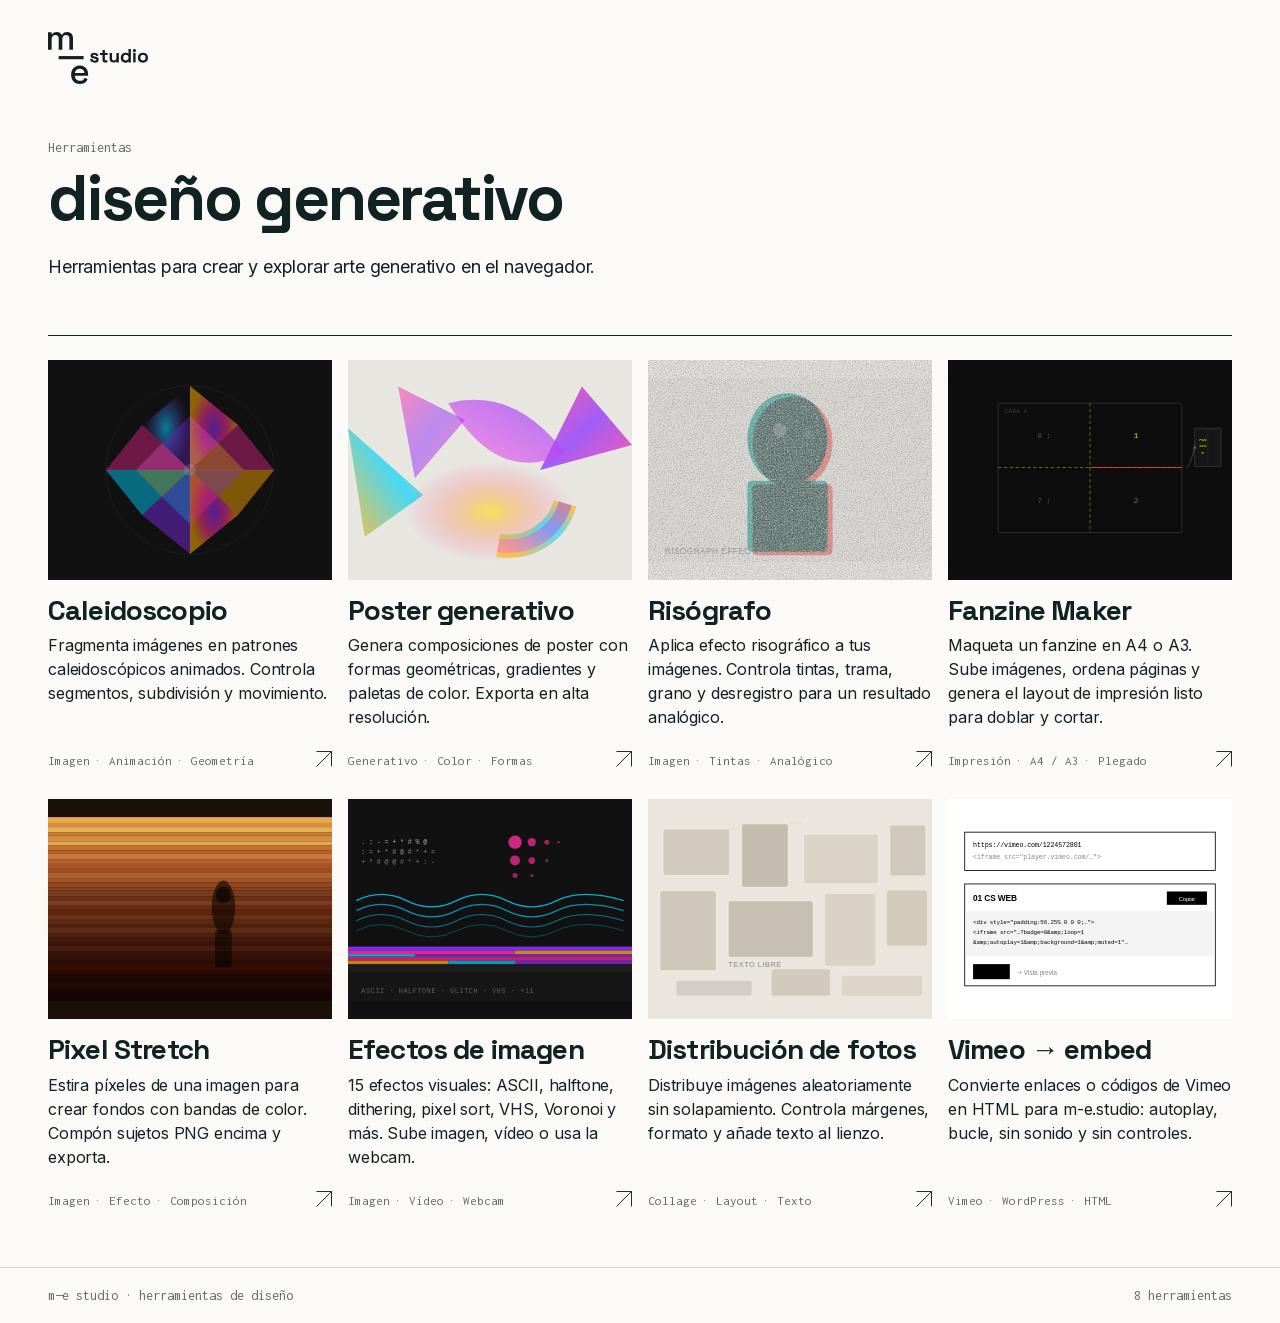
<file: index.html>
<!DOCTYPE html>
<html lang="es">
<head>
<meta charset="UTF-8">
<meta name="viewport" content="width=device-width, initial-scale=1.0">
<title>Herramientas de diseño</title>
<style>
* { box-sizing: border-box; margin: 0; padding: 0; }

:root {
  --bg: #f2efe9;
  --surface: #ffffff;
  --border: #e4e0d8;
  --border-light: #ede9e2;
  --text: #1a1a1a;
  --text-2: #666;
  --text-3: #aaa;
  --radius: 14px;
  --radius-sm: 8px;
}

body {
  font-family: -apple-system, BlinkMacSystemFont, 'Segoe UI', sans-serif;
  background: var(--bg);
  color: var(--text);
  min-height: 100vh;
  display: flex;
  flex-direction: column;
}

/* ── HEADER ── */
header {
  padding: 52px 48px 0;
  max-width: 1100px;
  width: 100%;
  margin: 0 auto;
}

.eyebrow {
  font-size: 11px;
  font-weight: 600;
  text-transform: uppercase;
  letter-spacing: 0.12em;
  color: var(--text-3);
  margin-bottom: 10px;
}

h1 {
  font-size: 36px;
  font-weight: 700;
  letter-spacing: -0.8px;
  line-height: 1.1;
  color: var(--text);
}

.subtitle {
  font-size: 15px;
  color: var(--text-2);
  margin-top: 10px;
  line-height: 1.5;
}

/* ── GRID ── */
.grid {
  display: grid;
  grid-template-columns: repeat(4, 1fr);
  gap: 16px;
  padding: 40px 48px 60px;
  max-width: 1100px;
  width: 100%;
  margin: 0 auto;
  flex: 1;
}

/* ── CARD ── */
.card {
  background: var(--surface);
  border: 1px solid var(--border);
  border-radius: var(--radius);
  overflow: hidden;
  display: flex;
  flex-direction: column;
  text-decoration: none;
  color: inherit;
  transition: transform 0.18s ease, box-shadow 0.18s ease, border-color 0.18s ease;
  cursor: pointer;
}

.card:hover {
  transform: translateY(-3px);
  box-shadow: 0 12px 40px rgba(0,0,0,0.09);
  border-color: #ccc;
}

/* ── PREVIEW AREA ── */
.card-preview {
  height: 220px;
  position: relative;
  overflow: hidden;
  display: flex;
  align-items: center;
  justify-content: center;
}

/* Kaleidoscope preview */
.preview-kaleido {
  background: #111;
}
.preview-kaleido canvas {
  width: 100%;
  height: 100%;
  object-fit: cover;
}
.kaleido-svg {
  width: 100%;
  height: 100%;
}

/* Poster preview */
.preview-poster {
  background: #E8E6E1;
}

/* Risograph preview */
.preview-riso {
  background: #F5F0E8;
}

/* ── CARD BODY ── */
.card-body {
  padding: 18px 20px 20px;
  border-top: 1px solid var(--border-light);
  display: flex;
  flex-direction: column;
  gap: 6px;
  flex: 1;
}

.card-tag {
  font-size: 10px;
  font-weight: 600;
  text-transform: uppercase;
  letter-spacing: 0.1em;
  color: var(--text-3);
}

.card-title {
  font-size: 17px;
  font-weight: 700;
  letter-spacing: -0.3px;
}

.card-desc {
  font-size: 13px;
  color: var(--text-2);
  line-height: 1.5;
  margin-top: 2px;
}

.card-footer {
  display: flex;
  align-items: center;
  justify-content: space-between;
  margin-top: auto;
  padding-top: 14px;
}

.card-chips {
  display: flex;
  gap: 5px;
  flex-wrap: wrap;
}

.chip {
  font-size: 10px;
  padding: 3px 8px;
  border: 1px solid var(--border);
  border-radius: 20px;
  color: var(--text-2);
  background: var(--bg);
}

.arrow {
  width: 28px;
  height: 28px;
  background: var(--text);
  border-radius: 50%;
  display: flex;
  align-items: center;
  justify-content: center;
  flex-shrink: 0;
  transition: transform 0.15s;
}
.card:hover .arrow { transform: translate(2px, -2px); }
.arrow svg { display: block; }

/* ── FOOTER ── */
footer {
  padding: 20px 48px;
  border-top: 1px solid var(--border-light);
  display: flex;
  align-items: center;
  justify-content: space-between;
  max-width: 1100px;
  width: 100%;
  margin: 0 auto;
}
.footer-note { font-size: 12px; color: var(--text-3); }
.footer-count { font-size: 12px; color: var(--text-3); }

/* ── ILLUSTRATIONS ── */
/* Kaleidoscope: geometric mandala */
.kaleido-art {
  width: 180px;
  height: 180px;
  opacity: 0.9;
}

/* Poster: layered gradient shapes */
.poster-art {
  width: 100%;
  height: 100%;
  position: absolute;
  inset: 0;
}

/* Riso: offset color layers */
.riso-art {
  position: absolute;
  inset: 0;
  width: 100%;
  height: 100%;
}
</style>
<link rel="stylesheet" href="studio.css">
<style>
  header, .grid, footer { max-width: 1440px; }
  header { padding-top: 32px; }
  .logo { display: block; width: 100px; margin-bottom: 56px; }
  .eyebrow { font-size: 14px; font-weight: 400; color: var(--gris); margin-bottom: 12px; }
  h1 { font-size: clamp(38px, 5vw, 72px); line-height: 0.98; letter-spacing: -0.035em; }
  .subtitle { font-size: 18px; line-height: 1.4; color: var(--tinta); margin-top: 24px; max-width: 52ch; }
  .grid { border-top: 1px solid var(--tinta); margin-top: 56px; padding-top: 24px; gap: 32px 16px; }
  header + .grid { width: calc(100% - 96px); padding-left: 0; padding-right: 0; }

  /* tarjeta: imagen arriba, título debajo, sin caja ni sombra */
  .card, .card:hover { background: none; border: 0; transform: none; }
  .card-preview img, .card-preview svg { transition: filter .2s; }
  .card:hover .card-preview { filter: grayscale(1); }
  .card-body { border-top: 0; padding: 16px 0 0; gap: 8px; }
  .card-tag { display: none; }
  .card-title { font-size: 28px; }
  .card-desc { font-size: 16px; line-height: 1.5; color: var(--tinta); margin-top: 0; }
  .card-footer { align-items: flex-end; }
  .chip { font-size: 13px; padding: 0; border: 0; background: none; color: var(--gris); }
  .chip + .chip::before { content: "· "; }
  .arrow, .card:hover .arrow { width: 16px; height: 16px; background: none; transform: none; }
  .arrow svg { width: 16px; height: 16px; fill: none; stroke: var(--tinta); stroke-width: 6; }
  .card:hover .arrow svg { stroke: var(--naranja); }
  footer { border-top-color: var(--linea); }
  .footer-note, .footer-count { font-size: 14px; color: var(--gris); }

  @media (max-width: 1100px) {
    header, footer { padding-left: 32px; padding-right: 32px; }
    header + .grid { width: calc(100% - 64px); }
    .grid { grid-template-columns: repeat(3, 1fr); }
  }
  @media (max-width: 760px) {
    header { padding: 24px 16px 0; }
    .logo { margin-bottom: 40px; }
    header + .grid { width: calc(100% - 32px); }
    .grid { grid-template-columns: repeat(2, 1fr); gap: 32px 16px; padding-bottom: 56px; }
    .card-preview { height: 156px; }
    footer { flex-direction: column; gap: 6px; align-items: flex-start; padding: 16px; }
  }
  @media (max-width: 460px) {
    .grid { grid-template-columns: 1fr; }
    .card-preview { height: 190px; }
  }
</style>
</head>
<body>

<header>
  <img class="logo" src="img/logotype.svg" alt="m—e studio">
  <div class="eyebrow">Herramientas</div>
  <h1>Diseño generativo</h1>
  <p class="subtitle">Herramientas para crear y explorar arte generativo en el navegador.</p>
</header>

<main class="grid">

  <!-- KALEIDOSCOPE -->
  <a class="card" href="kaleidoscope.html">
    <div class="card-preview preview-kaleido">
      <svg class="kaleido-art" viewBox="0 0 180 180" xmlns="http://www.w3.org/2000/svg">
        <defs>
          <radialGradient id="kg1" cx="50%" cy="50%" r="50%">
            <stop offset="0%" stop-color="#8B2FFF"/>
            <stop offset="50%" stop-color="#FF2D9C"/>
            <stop offset="100%" stop-color="#FFAD00"/>
          </radialGradient>
          <radialGradient id="kg2" cx="50%" cy="50%" r="50%">
            <stop offset="0%" stop-color="#00D4FF"/>
            <stop offset="100%" stop-color="#8B2FFF" stop-opacity="0"/>
          </radialGradient>
          <clipPath id="circle">
            <circle cx="90" cy="90" r="84"/>
          </clipPath>
        </defs>
        <circle cx="90" cy="90" r="84" fill="#111"/>
        <g clip-path="url(#circle)">
          <!-- Segments -->
          <g opacity="0.85">
            <polygon points="90,90 90,6 138,45" fill="url(#kg1)" opacity="0.7"/>
            <polygon points="90,90 138,45 174,90" fill="#FF2D9C" opacity="0.5"/>
            <polygon points="90,90 174,90 138,135" fill="#FFAD00" opacity="0.6"/>
            <polygon points="90,90 138,135 90,174" fill="url(#kg1)" opacity="0.7"/>
            <polygon points="90,90 90,174 42,135" fill="#8B2FFF" opacity="0.55"/>
            <polygon points="90,90 42,135 6,90" fill="#00D4FF" opacity="0.6"/>
            <polygon points="90,90 6,90 42,45" fill="#FF2D9C" opacity="0.5"/>
            <polygon points="90,90 42,45 90,6" fill="url(#kg2)" opacity="0.75"/>
          </g>
          <!-- Inner ring -->
          <g opacity="0.6">
            <polygon points="90,90 90,36 118,63" fill="#FF5FE5" opacity="0.55"/>
            <polygon points="90,90 118,63 144,90" fill="#FFDE00" opacity="0.45"/>
            <polygon points="90,90 144,90 118,117" fill="#8B2FFF" opacity="0.5"/>
            <polygon points="90,90 118,117 90,144" fill="#FF2D9C" opacity="0.55"/>
            <polygon points="90,90 90,144 62,117" fill="#00D4FF" opacity="0.5"/>
            <polygon points="90,90 62,117 36,90" fill="#FFAD00" opacity="0.45"/>
            <polygon points="90,90 36,90 62,63" fill="#FF5FE5" opacity="0.55"/>
            <polygon points="90,90 62,63 90,36" fill="#8B2FFF" opacity="0.5"/>
          </g>
          <!-- Glass edges -->
          <g stroke="rgba(255,255,255,0.12)" stroke-width="0.5" fill="none">
            <line x1="90" y1="90" x2="90" y2="6"/>
            <line x1="90" y1="90" x2="138" y2="45"/>
            <line x1="90" y1="90" x2="174" y2="90"/>
            <line x1="90" y1="90" x2="138" y2="135"/>
            <line x1="90" y1="90" x2="90" y2="174"/>
            <line x1="90" y1="90" x2="42" y2="135"/>
            <line x1="90" y1="90" x2="6" y2="90"/>
            <line x1="90" y1="90" x2="42" y2="45"/>
          </g>
          <!-- Center dot -->
          <circle cx="90" cy="90" r="6" fill="rgba(255,255,255,0.15)"/>
        </g>
        <circle cx="90" cy="90" r="84" fill="none" stroke="rgba(255,255,255,0.06)" stroke-width="1"/>
      </svg>
    </div>
    <div class="card-body">
      <div class="card-tag">Herramienta</div>
      <div class="card-title">Caleidoscopio</div>
      <div class="card-desc">Fragmenta imágenes en patrones caleidoscópicos animados. Controla segmentos, subdivisión y movimiento.</div>
      <div class="card-footer">
        <div class="card-chips">
          <span class="chip">Imagen</span>
          <span class="chip">Animación</span>
          <span class="chip">Geometría</span>
        </div>
        <div class="arrow">
          <svg viewBox="0 0 100 100" aria-hidden="true"><path d="M3 3H97V97M97 3 3 97"/></svg>
        </div>
      </div>
    </div>
  </a>

  <!-- POSTER -->
  <a class="card" href="poster.html">
    <div class="card-preview preview-poster">
      <svg class="poster-art" viewBox="0 0 340 220" xmlns="http://www.w3.org/2000/svg">
        <defs>
          <linearGradient id="pg1" x1="0%" y1="0%" x2="100%" y2="100%">
            <stop offset="0%" stop-color="#FF2D9C"/>
            <stop offset="50%" stop-color="#8B2FFF"/>
            <stop offset="100%" stop-color="#FF2D9C"/>
          </linearGradient>
          <linearGradient id="pg2" x1="0%" y1="100%" x2="100%" y2="0%">
            <stop offset="0%" stop-color="#FFAD00"/>
            <stop offset="60%" stop-color="#00D4FF"/>
            <stop offset="100%" stop-color="#FFAD00"/>
          </linearGradient>
          <linearGradient id="pg3" x1="100%" y1="0%" x2="0%" y2="100%">
            <stop offset="0%" stop-color="#8B2FFF"/>
            <stop offset="100%" stop-color="#FF5FE5"/>
          </linearGradient>
          <radialGradient id="pg4" cx="50%" cy="50%" r="50%">
            <stop offset="0%" stop-color="#FFDE00"/>
            <stop offset="100%" stop-color="#FF2D9C" stop-opacity="0"/>
          </radialGradient>
        </defs>
        <rect width="340" height="220" fill="#E8E6E1"/>
        <!-- Shapes -->
        <polygon points="280,10 340,80 230,110" fill="url(#pg1)" opacity="0.75"/>
        <polygon points="0,60 90,140 20,190" fill="url(#pg2)" opacity="0.7"/>
        <path d="M120,30 Q200,10 260,90 Q180,130 120,30Z" fill="url(#pg3)" opacity="0.65"/>
        <ellipse cx="170" cy="160" rx="100" ry="60" fill="url(#pg4)" opacity="0.6"/>
        <polygon points="60,10 140,50 80,120" fill="url(#pg1)" opacity="0.5"/>
        <!-- Arc shape -->
        <path d="M 260,150 A 70 70 0 0 1 180,200" stroke="url(#pg2)" stroke-width="28" fill="none" opacity="0.6"/>
        <path d="M 260,150 A 70 70 0 0 1 180,200" stroke="url(#pg3)" stroke-width="16" fill="none" opacity="0.4"/>
      </svg>
    </div>
    <div class="card-body">
      <div class="card-tag">Herramienta</div>
      <div class="card-title">Poster generativo</div>
      <div class="card-desc">Genera composiciones de poster con formas geométricas, gradientes y paletas de color. Exporta en alta resolución.</div>
      <div class="card-footer">
        <div class="card-chips">
          <span class="chip">Generativo</span>
          <span class="chip">Color</span>
          <span class="chip">Formas</span>
        </div>
        <div class="arrow">
          <svg viewBox="0 0 100 100" aria-hidden="true"><path d="M3 3H97V97M97 3 3 97"/></svg>
        </div>
      </div>
    </div>
  </a>

  <!-- RISOGRAPH -->
  <a class="card" href="risograph.html">
    <div class="card-preview preview-riso">
      <svg class="riso-art" viewBox="0 0 340 220" xmlns="http://www.w3.org/2000/svg">
        <defs>
          <filter id="grain">
            <feTurbulence type="fractalNoise" baseFrequency="0.65" numOctaves="3" stitchTiles="stitch"/>
            <feColorMatrix type="saturate" values="0"/>
            <feBlend in="SourceGraphic" mode="multiply" result="blend"/>
            <feComposite in="blend" in2="SourceGraphic"/>
          </filter>
        </defs>
        <!-- Paper -->
        <rect width="340" height="220" fill="#F5F0E8"/>
        <!-- Noise texture dots simulation -->
        <rect width="340" height="220" fill="url(#noise)" opacity="0.04"/>

        <!-- Ink layer 1: Red (offset slightly) -->
        <g transform="translate(3,2)" opacity="0.88" style="mix-blend-mode:multiply">
          <!-- Portrait silhouette simplified as shapes -->
          <ellipse cx="170" cy="75" rx="48" ry="55" fill="#FF5E5B"/>
          <rect x="122" y="125" width="96" height="85" rx="6" fill="#FF5E5B"/>
          <!-- Halftone dots suggestion -->
          <circle cx="145" cy="60" r="3" fill="#FF5E5B" opacity="0.6"/>
          <circle cx="160" cy="50" r="2" fill="#FF5E5B" opacity="0.5"/>
          <circle cx="195" cy="58" r="3.5" fill="#FF5E5B" opacity="0.55"/>
          <circle cx="185" cy="45" r="2" fill="#FF5E5B" opacity="0.45"/>
          <circle cx="155" cy="95" r="4" fill="#FF5E5B" opacity="0.35"/>
          <circle cx="185" cy="90" r="3" fill="#FF5E5B" opacity="0.3"/>
        </g>

        <!-- Ink layer 2: Teal (offset other direction) -->
        <g transform="translate(-3,-2)" opacity="0.85" style="mix-blend-mode:multiply">
          <ellipse cx="170" cy="75" rx="48" ry="55" fill="#00A79D"/>
          <rect x="122" y="125" width="96" height="85" rx="6" fill="#00A79D"/>
          <!-- Screen dots -->
          <circle cx="152" cy="68" r="2.5" fill="#00A79D" opacity="0.5"/>
          <circle cx="168" cy="55" r="3" fill="#00A79D" opacity="0.55"/>
          <circle cx="188" cy="65" r="2" fill="#00A79D" opacity="0.45"/>
          <circle cx="178" cy="48" r="3" fill="#00A79D" opacity="0.4"/>
          <circle cx="160" cy="100" r="3.5" fill="#00A79D" opacity="0.3"/>
          <circle cx="190" cy="95" r="2.5" fill="#00A79D" opacity="0.25"/>
        </g>

        <!-- Highlight spots -->
        <circle cx="158" cy="62" r="8" fill="#fff" opacity="0.25"/>
        <circle cx="192" cy="68" r="5" fill="#fff" opacity="0.15"/>

        <!-- Grain overlay -->
        <rect width="340" height="220" fill="rgba(0,0,0,0.03)" filter="url(#grain)"/>

        <!-- Dot screen pattern -->
        <g opacity="0.08" fill="#1a1a1a">
          <circle cx="30" cy="30" r="1.5"/><circle cx="50" cy="30" r="1.5"/><circle cx="70" cy="30" r="1.5"/>
          <circle cx="40" cy="45" r="1.5"/><circle cx="60" cy="45" r="1.5"/><circle cx="80" cy="45" r="1.5"/>
          <circle cx="290" cy="160" r="1.5"/><circle cx="310" cy="160" r="1.5"/><circle cx="330" cy="160" r="1.5"/>
          <circle cx="300" cy="175" r="1.5"/><circle cx="320" cy="175" r="1.5"/>
          <circle cx="30" cy="185" r="1.5"/><circle cx="50" cy="185" r="1.5"/>
          <circle cx="40" cy="200" r="1.5"/><circle cx="60" cy="200" r="1.5"/>
        </g>

        <!-- Label at bottom -->
        <text x="20" y="210" font-family="-apple-system,sans-serif" font-size="10" fill="#999" letter-spacing="0.05em" text-transform="uppercase">RISOGRAPH EFFECT</text>
      </svg>
    </div>
    <div class="card-body">
      <div class="card-tag">Herramienta</div>
      <div class="card-title">Risógrafo</div>
      <div class="card-desc">Aplica efecto risográfico a tus imágenes. Controla tintas, trama, grano y desregistro para un resultado analógico.</div>
      <div class="card-footer">
        <div class="card-chips">
          <span class="chip">Imagen</span>
          <span class="chip">Tintas</span>
          <span class="chip">Analógico</span>
        </div>
        <div class="arrow">
          <svg viewBox="0 0 100 100" aria-hidden="true"><path d="M3 3H97V97M97 3 3 97"/></svg>
        </div>
      </div>
    </div>
  </a>

  <!-- FANZINE MAKER -->
  <a class="card" href="fanzine.html">
    <div class="card-preview" style="background:#0d0d0d">
      <svg viewBox="0 0 340 220" xmlns="http://www.w3.org/2000/svg" style="position:absolute;inset:0;width:100%;height:100%">
        <rect width="340" height="220" fill="#0d0d0d"/>
        <!-- Sheet outline -->
        <rect x="60" y="30" width="220" height="155" rx="2" fill="none" stroke="#333" stroke-width="1"/>
        <!-- Fold line vertical -->
        <line x1="170" y1="30" x2="170" y2="185" stroke="#d4ff00" stroke-width="0.8" stroke-dasharray="4,3" opacity="0.6"/>
        <!-- Fold line horizontal -->
        <line x1="60" y1="107" x2="280" y2="107" stroke="#d4ff00" stroke-width="0.8" stroke-dasharray="4,3" opacity="0.6"/>
        <!-- Cut line -->
        <line x1="170" y1="107" x2="280" y2="107" stroke="#ff4444" stroke-width="1.2" opacity="0.7"/>
        <!-- Page labels -->
        <text x="115" y="72" text-anchor="middle" font-family="Courier New,monospace" font-size="9" fill="#555">8 ↕</text>
        <text x="225" y="72" text-anchor="middle" font-family="Courier New,monospace" font-size="9" fill="#d4ff00">1</text>
        <text x="115" y="150" text-anchor="middle" font-family="Courier New,monospace" font-size="9" fill="#555">7 ↕</text>
        <text x="225" y="150" text-anchor="middle" font-family="Courier New,monospace" font-size="9" fill="#777">2</text>
        <!-- Mini assembled zine on the right -->
        <rect x="295" y="60" width="32" height="46" rx="1" fill="#1a1a1a" stroke="#333" stroke-width="1"/>
        <rect x="297" y="62" width="28" height="42" rx="1" fill="#161616"/>
        <line x1="311" y1="62" x2="311" y2="104" stroke="#333" stroke-width="0.5"/>
        <text x="305" y="75" text-anchor="middle" font-family="Courier New,monospace" font-size="5" fill="#d4ff00">FAN</text>
        <text x="305" y="83" text-anchor="middle" font-family="Courier New,monospace" font-size="5" fill="#d4ff00">ZIN</text>
        <text x="305" y="91" text-anchor="middle" font-family="Courier New,monospace" font-size="5" fill="#d4ff00">E</text>
        <!-- Arrow from sheet to zine -->
        <path d="M 285 107 Q 290 107 295 83" fill="none" stroke="#555" stroke-width="0.8"/>
        <polygon points="295,80 293,85 298,84" fill="#555"/>
        <!-- Corner label -->
        <text x="68" y="42" font-family="Courier New,monospace" font-size="7" fill="#444" letter-spacing="0.05em">CARA A</text>
      </svg>
    </div>
    <div class="card-body">
      <div class="card-tag">Herramienta</div>
      <div class="card-title">Fanzine Maker</div>
      <div class="card-desc">Maqueta un fanzine en A4 o A3. Sube imágenes, ordena páginas y genera el layout de impresión listo para doblar y cortar.</div>
      <div class="card-footer">
        <div class="card-chips">
          <span class="chip">Impresión</span>
          <span class="chip">A4 / A3</span>
          <span class="chip">Plegado</span>
        </div>
        <div class="arrow">
          <svg viewBox="0 0 100 100" aria-hidden="true"><path d="M3 3H97V97M97 3 3 97"/></svg>
        </div>
      </div>
    </div>
  </a>

  <!-- PIXEL STRETCH -->
  <a class="card" href="pixelstretch.html">
    <div class="card-preview" style="background:#1a1008">
      <svg viewBox="0 0 340 220" xmlns="http://www.w3.org/2000/svg" style="position:absolute;inset:0;width:100%;height:100%">
        <!-- Horizontal pixel stretch bands -->
        <rect width="340" height="220" fill="#1a1008"/>
        <rect x="0" y="0"   width="340" height="7"  fill="#E8A84C"/>
        <rect x="0" y="7"   width="340" height="5"  fill="#D4923A"/>
        <rect x="0" y="12"  width="340" height="6"  fill="#E8B05A"/>
        <rect x="0" y="18"  width="340" height="4"  fill="#C87E2C"/>
        <rect x="0" y="22"  width="340" height="7"  fill="#D49040"/>
        <rect x="0" y="29"  width="340" height="5"  fill="#E4A84E"/>
        <rect x="0" y="34"  width="340" height="6"  fill="#C87030"/>
        <rect x="0" y="40"  width="340" height="4"  fill="#B86428"/>
        <rect x="0" y="44"  width="340" height="7"  fill="#C87838"/>
        <rect x="0" y="51"  width="340" height="5"  fill="#B86030"/>
        <rect x="0" y="56"  width="340" height="6"  fill="#A85428"/>
        <rect x="0" y="62"  width="340" height="4"  fill="#985022"/>
        <rect x="0" y="66"  width="340" height="7"  fill="#B06030"/>
        <rect x="0" y="73"  width="340" height="5"  fill="#A05428"/>
        <rect x="0" y="78"  width="340" height="6"  fill="#904820"/>
        <rect x="0" y="84"  width="340" height="4"  fill="#884220"/>
        <rect x="0" y="88"  width="340" height="7"  fill="#7A3A1C"/>
        <rect x="0" y="95"  width="340" height="5"  fill="#6E3018"/>
        <rect x="0" y="100" width="340" height="6"  fill="#7E3C20"/>
        <rect x="0" y="106" width="340" height="4"  fill="#6A2C14"/>
        <rect x="0" y="110" width="340" height="7"  fill="#5E2410"/>
        <rect x="0" y="117" width="340" height="5"  fill="#6C3018"/>
        <rect x="0" y="122" width="340" height="6"  fill="#5A2810"/>
        <rect x="0" y="128" width="340" height="4"  fill="#50200C"/>
        <rect x="0" y="132" width="340" height="7"  fill="#5C2C14"/>
        <rect x="0" y="139" width="340" height="5"  fill="#4E2010"/>
        <rect x="0" y="144" width="340" height="6"  fill="#44180C"/>
        <rect x="0" y="150" width="340" height="4"  fill="#3C1408"/>
        <rect x="0" y="154" width="340" height="7"  fill="#481C10"/>
        <rect x="0" y="161" width="340" height="5"  fill="#3A1208"/>
        <rect x="0" y="166" width="340" height="6"  fill="#301008"/>
        <rect x="0" y="172" width="340" height="4"  fill="#2A0C04"/>
        <rect x="0" y="176" width="340" height="7"  fill="#340E06"/>
        <rect x="0" y="183" width="340" height="5"  fill="#280C04"/>
        <rect x="0" y="188" width="340" height="6"  fill="#200804"/>
        <rect x="0" y="194" width="340" height="4"  fill="#1C0804"/>
        <rect x="0" y="198" width="340" height="7"  fill="#240A04"/>
        <rect x="0" y="205" width="340" height="5"  fill="#1A0604"/>
        <rect x="0" y="210" width="340" height="10" fill="#160402"/>
        <!-- Silhouette subject suggestion -->
        <ellipse cx="210" cy="108" rx="14" ry="32" fill="rgba(0,0,0,0.55)"/>
        <rect x="200" y="135" width="20" height="45" rx="3" fill="rgba(0,0,0,0.5)"/>
        <ellipse cx="210" cy="93" rx="9" ry="10" fill="rgba(0,0,0,0.55)"/>
      </svg>
    </div>
    <div class="card-body">
      <div class="card-tag">Herramienta</div>
      <div class="card-title">Pixel Stretch</div>
      <div class="card-desc">Estira píxeles de una imagen para crear fondos con bandas de color. Compón sujetos PNG encima y exporta.</div>
      <div class="card-footer">
        <div class="card-chips">
          <span class="chip">Imagen</span>
          <span class="chip">Efecto</span>
          <span class="chip">Composición</span>
        </div>
        <div class="arrow">
          <svg viewBox="0 0 100 100" aria-hidden="true"><path d="M3 3H97V97M97 3 3 97"/></svg>
        </div>
      </div>
    </div>
  </a>

  <!-- EFECTOS DE IMAGEN -->
  <a class="card" href="efectos.html">
    <div class="card-preview" style="background:#111">
      <svg viewBox="0 0 340 220" xmlns="http://www.w3.org/2000/svg" style="position:absolute;inset:0;width:100%;height:100%">
        <rect width="340" height="220" fill="#111"/>
        <!-- ASCII block -->
        <text x="16" y="32" font-family="Courier New,monospace" font-size="8" fill="#fbf8f1" opacity="0.7">. : - = + * # % @</text>
        <text x="16" y="44" font-family="Courier New,monospace" font-size="8" fill="#fbf8f1" opacity="0.55">: = + * # @ # * + =</text>
        <text x="16" y="56" font-family="Courier New,monospace" font-size="8" fill="#fbf8f1" opacity="0.45">+ * # @ @ # * + : -</text>
        <!-- Halftone dots -->
        <circle cx="200" cy="30" r="8" fill="#FF2D9C" opacity="0.8"/>
        <circle cx="220" cy="30" r="5" fill="#FF2D9C" opacity="0.7"/>
        <circle cx="238" cy="30" r="3" fill="#FF2D9C" opacity="0.6"/>
        <circle cx="252" cy="30" r="1.5" fill="#FF2D9C" opacity="0.5"/>
        <circle cx="200" cy="52" r="6" fill="#FF2D9C" opacity="0.7"/>
        <circle cx="220" cy="52" r="4" fill="#FF2D9C" opacity="0.65"/>
        <circle cx="238" cy="52" r="2" fill="#FF2D9C" opacity="0.5"/>
        <circle cx="200" cy="70" r="3" fill="#FF2D9C" opacity="0.6"/>
        <circle cx="220" cy="70" r="2" fill="#FF2D9C" opacity="0.5"/>
        <!-- Wave lines -->
        <path d="M10,100 Q40,85 70,100 Q100,115 130,100 Q160,85 190,100 Q220,115 250,100 Q280,85 330,100" stroke="#00D4FF" stroke-width="1.5" fill="none" opacity="0.8"/>
        <path d="M10,112 Q40,97 70,112 Q100,127 130,112 Q160,97 190,112 Q220,127 250,112 Q280,97 330,112" stroke="#00D4FF" stroke-width="1.5" fill="none" opacity="0.65"/>
        <path d="M10,124 Q40,109 70,124 Q100,139 130,124 Q160,109 190,124 Q220,139 250,124 Q280,109 330,124" stroke="#00D4FF" stroke-width="1.2" fill="none" opacity="0.5"/>
        <path d="M10,136 Q40,121 70,136 Q100,151 130,136 Q160,121 190,136 Q220,151 250,136 Q280,121 330,136" stroke="#00D4FF" stroke-width="1" fill="none" opacity="0.35"/>
        <!-- Pixel sort glitch -->
        <rect x="0" y="155" width="340" height="5" fill="#8B2FFF" opacity="0.9"/>
        <rect x="0" y="160" width="200" height="4" fill="#FF2D9C" opacity="0.85"/>
        <rect x="200" y="160" width="140" height="4" fill="#FFAD00" opacity="0.8"/>
        <rect x="0" y="164" width="80" height="3" fill="#00D4FF" opacity="0.8"/>
        <rect x="80" y="164" width="260" height="3" fill="#8B2FFF" opacity="0.75"/>
        <rect x="0" y="167" width="340" height="5" fill="#FF2D9C" opacity="0.7"/>
        <rect x="0" y="172" width="120" height="4" fill="#FFAD00" opacity="0.75"/>
        <rect x="120" y="172" width="80" height="4" fill="#00D4FF" opacity="0.7"/>
        <rect x="200" y="172" width="140" height="4" fill="#8B2FFF" opacity="0.7"/>
        <rect x="0" y="176" width="340" height="44" fill="#1a1a1a" opacity="0.6"/>
        <!-- VHS scan lines -->
        <rect x="0" y="176" width="340" height="1" fill="#fff" opacity="0.06"/>
        <rect x="0" y="178" width="340" height="1" fill="#fff" opacity="0.06"/>
        <rect x="0" y="180" width="340" height="1" fill="#fff" opacity="0.06"/>
        <rect x="0" y="182" width="340" height="1" fill="#fff" opacity="0.06"/>
        <rect x="0" y="184" width="340" height="1" fill="#fff" opacity="0.06"/>
        <text x="16" y="210" font-family="Courier New,monospace" font-size="8" fill="#fff" opacity="0.3" letter-spacing="0.1em">ASCII · HALFTONE · GLITCH · VHS · +11</text>
      </svg>
    </div>
    <div class="card-body">
      <div class="card-tag">Herramienta</div>
      <div class="card-title">Efectos de imagen</div>
      <div class="card-desc">15 efectos visuales: ASCII, halftone, dithering, pixel sort, VHS, Voronoi y más. Sube imagen, vídeo o usa la webcam.</div>
      <div class="card-footer">
        <div class="card-chips">
          <span class="chip">Imagen</span>
          <span class="chip">Vídeo</span>
          <span class="chip">Webcam</span>
        </div>
        <div class="arrow">
          <svg viewBox="0 0 100 100" aria-hidden="true"><path d="M3 3H97V97M97 3 3 97"/></svg>
        </div>
      </div>
    </div>
  </a>

  <!-- LAYOUT DE FOTOS -->
  <a class="card" href="layout.html">
    <div class="card-preview" style="background:#EAE5DD">
      <svg viewBox="0 0 340 220" xmlns="http://www.w3.org/2000/svg" style="position:absolute;inset:0;width:100%;height:100%">
        <rect width="340" height="220" fill="#EAE5DD"/>
        <!-- Photo rectangles scattered, no overlap -->
        <rect x="18" y="14" width="80" height="56" rx="3" fill="#C8C0B4" opacity="0.7"/>
        <rect x="18" y="14" width="80" height="56" rx="3" fill="none" stroke="#fff" stroke-width="1.5" opacity="0.4"/>
        <rect x="112" y="8" width="56" height="76" rx="3" fill="#B0A898" opacity="0.65"/>
        <rect x="112" y="8" width="56" height="76" rx="3" fill="none" stroke="#fff" stroke-width="1.5" opacity="0.4"/>
        <rect x="186" y="20" width="90" height="60" rx="3" fill="#D4CCBf" opacity="0.7"/>
        <rect x="186" y="20" width="90" height="60" rx="3" fill="none" stroke="#fff" stroke-width="1.5" opacity="0.4"/>
        <rect x="290" y="10" width="42" height="60" rx="3" fill="#BEB6A8" opacity="0.6"/>
        <rect x="14" y="88" width="68" height="96" rx="3" fill="#C0B8AA" opacity="0.65"/>
        <rect x="14" y="88" width="68" height="96" rx="3" fill="none" stroke="#fff" stroke-width="1.5" opacity="0.4"/>
        <rect x="96" y="100" width="102" height="68" rx="3" fill="#B8B0A2" opacity="0.7"/>
        <rect x="96" y="100" width="102" height="68" rx="3" fill="none" stroke="#fff" stroke-width="1.5" opacity="0.4"/>
        <rect x="212" y="92" width="60" height="86" rx="3" fill="#D0C8BA" opacity="0.65"/>
        <rect x="286" y="88" width="48" height="66" rx="3" fill="#C4BCA8" opacity="0.6"/>
        <rect x="34" y="196" width="90" height="18" rx="3" fill="#AFA8A0" opacity="0.4"/>
        <rect x="148" y="182" width="70" height="32" rx="3" fill="#BCB4A6" opacity="0.55"/>
        <rect x="232" y="190" width="96" height="24" rx="3" fill="#C8C0B2" opacity="0.45"/>
        <!-- Gap lines suggestion -->
        <line x1="100" y1="14" x2="110" y2="14" stroke="#C0BCA0" stroke-width="1" stroke-dasharray="2,2" opacity="0.5"/>
        <line x1="170" y1="8" x2="184" y2="8" stroke="#C0BCA0" stroke-width="1" stroke-dasharray="2,2" opacity="0.5"/>
        <!-- Text element sample -->
        <text x="96" y="180" font-family="-apple-system,sans-serif" font-size="9" fill="#888" letter-spacing="0.06em">TEXTO LIBRE</text>
      </svg>
    </div>
    <div class="card-body">
      <div class="card-tag">Herramienta</div>
      <div class="card-title">Distribución de fotos</div>
      <div class="card-desc">Distribuye imágenes aleatoriamente sin solapamiento. Controla márgenes, formato y añade texto al lienzo.</div>
      <div class="card-footer">
        <div class="card-chips">
          <span class="chip">Collage</span>
          <span class="chip">Layout</span>
          <span class="chip">Texto</span>
        </div>
        <div class="arrow">
          <svg viewBox="0 0 100 100" aria-hidden="true"><path d="M3 3H97V97M97 3 3 97"/></svg>
        </div>
      </div>
    </div>
  </a>

  <!-- VIMEO EMBED -->
  <a class="card" href="vimeo-embed.html">
    <div class="card-preview" style="background:#fff">
      <svg viewBox="0 0 340 220" xmlns="http://www.w3.org/2000/svg" style="position:absolute;inset:0;width:100%;height:100%">
        <rect width="340" height="220" fill="#fff"/>
        <!-- Input -->
        <rect x="20" y="18" width="300" height="46" fill="none" stroke="#000" stroke-width="1"/>
        <text x="30" y="36" font-family="Courier New,monospace" font-size="8" fill="#000">https://vimeo.com/1224572801</text>
        <text x="30" y="50" font-family="Courier New,monospace" font-size="8" fill="#888">&lt;iframe src="player.vimeo.com/…"&gt;</text>
        <!-- Result card -->
        <rect x="20" y="80" width="300" height="122" fill="none" stroke="#000" stroke-width="1"/>
        <text x="30" y="100" font-family="-apple-system,sans-serif" font-size="10" font-weight="600" fill="#000">01 CS WEB</text>
        <rect x="262" y="89" width="48" height="16" fill="#000"/>
        <text x="286" y="100" font-family="-apple-system,sans-serif" font-size="7" fill="#fff" text-anchor="middle">Copiar</text>
        <rect x="21" y="112" width="298" height="54" fill="#f4f4f4"/>
        <text x="30" y="128" font-family="Courier New,monospace" font-size="7" fill="#000">&lt;div style="padding:56.25% 0 0 0;…"&gt;</text>
        <text x="30" y="140" font-family="Courier New,monospace" font-size="7" fill="#000">&lt;iframe src="…?badge=0&amp;amp;loop=1</text>
        <text x="30" y="152" font-family="Courier New,monospace" font-size="7" fill="#000">&amp;amp;autoplay=1&amp;amp;background=1&amp;amp;muted=1"…</text>
        <!-- Play-less video frame -->
        <rect x="30" y="176" width="44" height="18" fill="#000"/>
        <text x="84" y="189" font-family="-apple-system,sans-serif" font-size="8" fill="#888">+ Vista previa</text>
      </svg>
    </div>
    <div class="card-body">
      <div class="card-tag">Herramienta</div>
      <div class="card-title">Vimeo → embed</div>
      <div class="card-desc">Convierte enlaces o códigos de Vimeo en HTML para m-e.studio: autoplay, bucle, sin sonido y sin controles.</div>
      <div class="card-footer">
        <div class="card-chips">
          <span class="chip">Vimeo</span>
          <span class="chip">WordPress</span>
          <span class="chip">HTML</span>
        </div>
        <div class="arrow">
          <svg viewBox="0 0 100 100" aria-hidden="true"><path d="M3 3H97V97M97 3 3 97"/></svg>
        </div>
      </div>
    </div>
  </a>

</main>

<footer>
  <span class="footer-note">m—e studio · herramientas de diseño</span>
  <span class="footer-count">8 herramientas</span>
</footer>

</body>
</html>
</file>
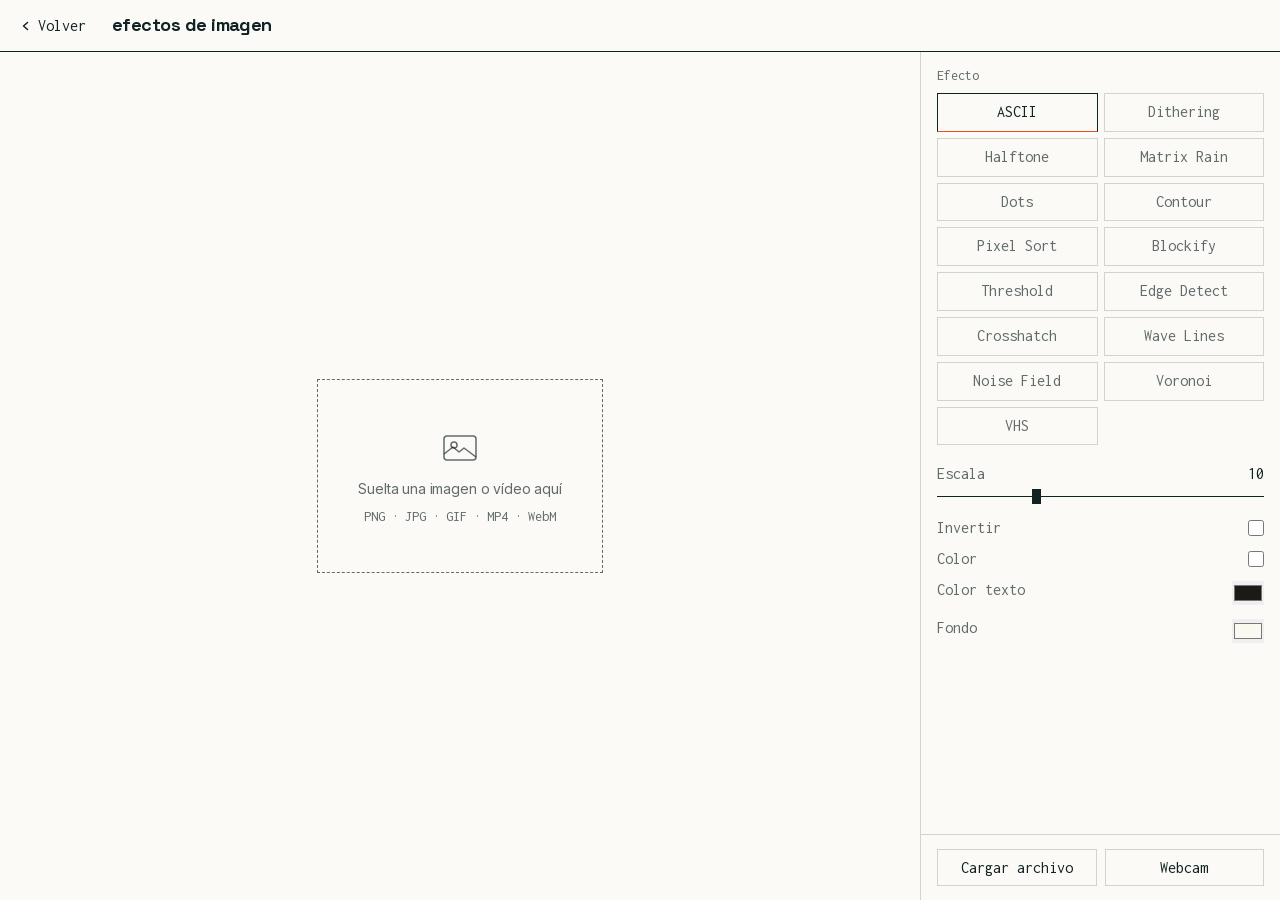
<file: efectos.html>
<!DOCTYPE html>
<html lang="es">
<head>
<meta charset="UTF-8">
<meta name="viewport" content="width=device-width, initial-scale=1.0">
<title>Efectos de imagen</title>
<style>
* { box-sizing: border-box; margin: 0; padding: 0; }

body {
  display: flex;
  flex-direction: column;
  height: 100vh;
  overflow: hidden;
}

/* ── HEADER ── */
.app-header {
  display: flex;
  align-items: center;
  gap: 16px;
  padding: 0 20px;
  height: 52px;
  border-bottom: 1px solid var(--border);
  flex-shrink: 0;
  background: var(--surface);
}
.back-link {
  display: flex;
  align-items: center;
  gap: 6px;
  text-decoration: none;
  font-size: 11px;
  padding: 5px 10px;
  border: 1px solid var(--border);
  border-radius: var(--radius-sm);
  transition: background 0.12s;
}
.header-title { font-size: 15px; font-weight: 700; }
.header-right { margin-left: auto; display: flex; align-items: center; gap: 8px; }

/* ── LAYOUT ── */
.app {
  display: flex;
  flex: 1;
  min-height: 0;
}

/* ── CANVAS AREA ── */
.canvas-area {
  flex: 1;
  display: flex;
  flex-direction: column;
  align-items: center;
  justify-content: center;
  background: var(--bg);
  position: relative;
  overflow: hidden;
  padding: 24px;
}

#drop-zone {
  display: flex;
  flex-direction: column;
  align-items: center;
  justify-content: center;
  gap: 12px;
  border: 2px dashed var(--border-2);
  border-radius: var(--radius);
  padding: 48px 40px;
  cursor: pointer;
  transition: border-color 0.15s, background 0.15s;
  text-align: center;
}
#drop-zone:hover, #drop-zone.drag-over {
  border-color: var(--text);
  background: var(--hover-bg);
}
#drop-zone svg { opacity: 0.4; }
#drop-zone p { font-size: 14px; color: var(--text-2); }
#drop-zone small { font-size: 11px; color: var(--text-3); font-family: var(--font-mono); }
#file-input { display: none; }

#canvas-wrap {
  display: none;
  position: relative;
  max-width: 100%;
  max-height: 100%;
}
#output-canvas {
  display: block;
  max-width: 100%;
  max-height: calc(100vh - 120px);
  object-fit: contain;
  border-radius: var(--radius-sm);
  box-shadow: 0 4px 24px rgba(0,0,0,0.18);
}
#src-canvas { display: none; }

/* ── PANEL ── */
.panel {
  width: 280px;
  flex-shrink: 0;
  background: var(--surface);
  border-left: 1px solid var(--border);
  display: flex;
  flex-direction: column;
  overflow: hidden;
}

.panel-scroll {
  overflow-y: auto;
  flex: 1;
  padding: 16px;
}

/* ── EFFECT GRID ── */
.stitle { margin-bottom: 10px; }

.effect-grid {
  display: grid;
  grid-template-columns: 1fr 1fr;
  gap: 6px;
  margin-bottom: 20px;
}
.effect-btn {
  font-family: var(--font-mono);
  font-size: 10px;
  text-transform: uppercase;
  letter-spacing: 0.06em;
  padding: 8px 6px;
  border: 1px solid var(--border);
  border-radius: var(--radius-sm);
  background: var(--surface);
  color: var(--text-2);
  cursor: pointer;
  text-align: center;
  transition: all 0.12s;
  line-height: 1.3;
}
.effect-btn:hover { border-color: var(--border-2); color: var(--text); background: var(--hover-bg); }
.effect-btn.active { background: var(--text); color: var(--accent-inv); border-color: var(--text); }

/* ── CONTROLS ── */
.ctrl-section { margin-bottom: 20px; }
.ctrl-row {
  display: flex;
  flex-direction: column;
  gap: 6px;
  margin-bottom: 14px;
}
.ctrl-row label {
  font-size: 11px;
  color: var(--text-2);
  display: flex;
  justify-content: space-between;
}
.ctrl-row label b {
  font-family: var(--font-mono);
  color: var(--text);
  font-size: 10px;
}

/* ── PANEL FOOTER ── */
.panel-footer {
  padding: 14px 16px;
  border-top: 1px solid var(--border);
  display: flex;
  flex-direction: column;
  gap: 8px;
}
.btn-row { display: flex; gap: 8px; }
button.bp {
  flex: 1;
  padding: 9px 12px;
  cursor: pointer;
  font-size: 11px;
  border-radius: var(--radius-sm);
}
button.bs {
  flex: 1;
  padding: 9px 12px;
  cursor: pointer;
  font-size: 11px;
  border-radius: var(--radius-sm);
}
button.bs.full { flex: none; width: 100%; }

/* webcam badge */
#webcam-badge {
  display: inline-flex;
  align-items: center;
  gap: 5px;
  font-family: var(--font-mono);
  font-size: 9px;
  text-transform: uppercase;
  letter-spacing: 0.08em;
  padding: 3px 8px;
  background: #d4f5e0;
  color: #187840;
  border-radius: 20px;
  display: none;
}
#webcam-badge.on { display: inline-flex; }

@media (max-width: 900px) {
  .app { flex-direction: column; }
  .panel { width: 100%; height: auto; border-left: none; border-top: 1px solid var(--border); }
  .panel-scroll { max-height: 40vh; }
  body { height: auto; overflow: auto; }
  .canvas-area { min-height: 50vw; }
}
</style>
<link rel="stylesheet" href="studio.css">
</head>
<body>

<header class="app-header">
  <a class="back-link" href="index.html">
    <svg width="12" height="12" viewBox="0 0 12 12" fill="none">
      <path d="M7.5 2.5L3.5 6l4 3.5" stroke="currentColor" stroke-width="1.5" stroke-linecap="round" stroke-linejoin="round"/>
    </svg>
    Volver
  </a>
  <span class="header-title">Efectos de imagen</span>
  <div class="header-right">
    <span id="webcam-badge" class="on" style="display:none">● Webcam</span>
  </div>
</header>

<div class="app">

  <!-- CANVAS -->
  <div class="canvas-area" id="canvas-area">
    <div id="drop-zone">
      <svg width="40" height="40" viewBox="0 0 40 40" fill="none" xmlns="http://www.w3.org/2000/svg">
        <rect x="4" y="8" width="32" height="24" rx="3" stroke="currentColor" stroke-width="1.5"/>
        <circle cx="14" cy="17" r="3" stroke="currentColor" stroke-width="1.5"/>
        <path d="M4 26l9-7 6 5 5-4 12 9" stroke="currentColor" stroke-width="1.5" stroke-linejoin="round"/>
      </svg>
      <p>Suelta una imagen o vídeo aquí</p>
      <small>PNG · JPG · GIF · MP4 · WebM</small>
    </div>
    <div id="canvas-wrap">
      <canvas id="output-canvas"></canvas>
    </div>
    <canvas id="src-canvas"></canvas>
    <video id="src-video" style="display:none" playsinline muted></video>
  </div>

  <!-- PANEL -->
  <aside class="panel">
    <div class="panel-scroll">

      <div class="stitle">Efecto</div>
      <div class="effect-grid">
        <button class="effect-btn active" data-effect="ascii">ASCII</button>
        <button class="effect-btn" data-effect="dithering">Dithering</button>
        <button class="effect-btn" data-effect="halftone">Halftone</button>
        <button class="effect-btn" data-effect="matrix">Matrix Rain</button>
        <button class="effect-btn" data-effect="dots">Dots</button>
        <button class="effect-btn" data-effect="contour">Contour</button>
        <button class="effect-btn" data-effect="pixelsort">Pixel Sort</button>
        <button class="effect-btn" data-effect="blockify">Blockify</button>
        <button class="effect-btn" data-effect="threshold">Threshold</button>
        <button class="effect-btn" data-effect="edges">Edge Detect</button>
        <button class="effect-btn" data-effect="crosshatch">Crosshatch</button>
        <button class="effect-btn" data-effect="wavelines">Wave Lines</button>
        <button class="effect-btn" data-effect="noisefield">Noise Field</button>
        <button class="effect-btn" data-effect="voronoi">Voronoi</button>
        <button class="effect-btn" data-effect="vhs">VHS</button>
      </div>

      <!-- per-effect controls rendered here -->
      <div id="effect-controls"></div>

    </div>

    <div class="panel-footer">
      <div class="btn-row">
        <button class="bs" id="btn-load" onclick="document.getElementById('file-input').click()">Cargar archivo</button>
        <button class="bs" id="btn-webcam">Webcam</button>
      </div>
      <button class="bp full bs" id="btn-export" style="display:none" onclick="exportImage()">Exportar PNG</button>
    </div>
  </aside>

</div>

<input type="file" id="file-input" accept="image/*,video/*">

<script>
// ──────────────────────────────────────────────
// STATE
// ──────────────────────────────────────────────
let currentEffect = 'ascii';
let srcImage = null;      // ImageData or null
let animFrame = null;
let webcamStream = null;
let webcamActive = false;
let videoEl = document.getElementById('src-video');
let srcCanvas = document.getElementById('src-canvas');
let srcCtx = srcCanvas.getContext('2d');
let outCanvas = document.getElementById('output-canvas');
let outCtx = outCanvas.getContext('2d');

// ──────────────────────────────────────────────
// EFFECT DEFINITIONS  (controls + render fn)
// ──────────────────────────────────────────────
const EFFECTS = {

  ascii: {
    label: 'ASCII',
    controls: [
      { id:'scale', label:'Escala', min:4, max:24, step:1, value:10 },
      { id:'invert', label:'Invertir', type:'toggle', value:false },
      { id:'color', label:'Color', type:'toggle', value:false },
      { id:'fgColor', label:'Color texto', type:'color', value:'#1c1a14' },
      { id:'bgColor', label:'Fondo', type:'color', value:'#fbf8f1' },
    ],
    render(src, out, ctx, p) {
      const chars = ' .:-=+*#%@';
      const size = p.scale|0;
      ctx.fillStyle = p.bgColor;
      ctx.fillRect(0, 0, out.width, out.height);
      ctx.font = `${size}px monospace`;
      ctx.textBaseline = 'top';
      const tmpC = document.createElement('canvas');
      const cols = Math.floor(out.width / (size * 0.6));
      const rows = Math.floor(out.height / size);
      tmpC.width = cols; tmpC.height = rows;
      const t = tmpC.getContext('2d');
      t.drawImage(src, 0, 0, cols, rows);
      const d = t.getImageData(0, 0, cols, rows).data;
      for (let y = 0; y < rows; y++) {
        for (let x = 0; x < cols; x++) {
          const i = (y * cols + x) * 4;
          let lum = (d[i]*0.299 + d[i+1]*0.587 + d[i+2]*0.114) / 255;
          if (p.invert) lum = 1 - lum;
          const ci = Math.floor(lum * (chars.length - 1));
          if (p.color) {
            ctx.fillStyle = `rgb(${d[i]},${d[i+1]},${d[i+2]})`;
          } else {
            ctx.fillStyle = p.fgColor;
          }
          ctx.fillText(chars[ci], x * size * 0.6, y * size);
        }
      }
    }
  },

  dithering: {
    label: 'Dithering',
    controls: [
      { id:'type', label:'Tipo', type:'select', options:['Floyd-Steinberg','Ordered 4x4','Ordered 8x8','Random'], value:'Floyd-Steinberg' },
      { id:'colors', label:'Colores', min:2, max:8, step:1, value:2 },
      { id:'scale', label:'Escala', min:1, max:4, step:1, value:1 },
    ],
    render(src, out, ctx, p) {
      const sc = p.scale|0;
      const w = Math.floor(out.width / sc), h = Math.floor(out.height / sc);
      const tmp = document.createElement('canvas');
      tmp.width = w; tmp.height = h;
      const t = tmp.getContext('2d');
      t.drawImage(src, 0, 0, w, h);
      const id = t.getImageData(0, 0, w, h);
      const d = id.data;
      const levels = p.colors|0;
      const step = 255 / (levels - 1);
      const quant = v => Math.round(Math.round(v / step) * step);

      if (p.type === 'Floyd-Steinberg') {
        const buf = new Float32Array(w * h * 3);
        for (let i = 0; i < w*h; i++) {
          buf[i*3]   = d[i*4];
          buf[i*3+1] = d[i*4+1];
          buf[i*3+2] = d[i*4+2];
        }
        for (let y = 0; y < h; y++) {
          for (let x = 0; x < w; x++) {
            const idx = y*w+x;
            const or = buf[idx*3], og = buf[idx*3+1], ob = buf[idx*3+2];
            const nr = quant(or), ng = quant(og), nb = quant(ob);
            buf[idx*3] = nr; buf[idx*3+1] = ng; buf[idx*3+2] = nb;
            const er = or-nr, eg = og-ng, eb = ob-nb;
                for (const [dx,dy,w2] of [[1,0,7/16],[-1,1,3/16],[0,1,5/16],[1,1,1/16]]) {
              const nx=x+dx, ny=y+dy;
              if (nx>=0&&nx<w&&ny<h) {
                const ni=(ny*w+nx)*3;
                buf[ni]   = Math.max(0,Math.min(255,buf[ni]  +er*w2));
                buf[ni+1] = Math.max(0,Math.min(255,buf[ni+1]+eg*w2));
                buf[ni+2] = Math.max(0,Math.min(255,buf[ni+2]+eb*w2));
              }
            }
          }
        }
        for (let i = 0; i < w*h; i++) {
          d[i*4]=buf[i*3]; d[i*4+1]=buf[i*3+1]; d[i*4+2]=buf[i*3+2];
        }
      } else if (p.type.startsWith('Ordered')) {
        const size = p.type.includes('8') ? 8 : 4;
        const m4 = [0,8,2,10,12,4,14,6,3,11,1,9,15,7,13,5];
        const m8 = [ 0,32, 8,40, 2,34,10,42,48,16,56,24,50,18,58,26,
                    12,44, 4,36,14,46, 6,38,60,28,52,20,62,30,54,22,
                     3,35,11,43, 1,33, 9,41,51,19,59,27,49,17,57,25,
                    15,47, 7,39,13,45, 5,37,63,31,55,23,61,29,53,21];
        const mat = size === 4 ? m4 : m8;
        const norm = 1 / (size * size);
        for (let y = 0; y < h; y++) {
          for (let x = 0; x < w; x++) {
            const mi = mat[(y%size)*size+(x%size)] * norm - 0.5;
            const i = (y*w+x)*4;
            d[i]   = quant(Math.max(0,Math.min(255, d[i]   + mi*255)));
            d[i+1] = quant(Math.max(0,Math.min(255, d[i+1] + mi*255)));
            d[i+2] = quant(Math.max(0,Math.min(255, d[i+2] + mi*255)));
          }
        }
      } else {
        for (let i = 0; i < w*h; i++) {
          const noise = (Math.random()-0.5)*80;
          d[i*4]   = quant(Math.max(0,Math.min(255,d[i*4]  +noise)));
          d[i*4+1] = quant(Math.max(0,Math.min(255,d[i*4+1]+noise)));
          d[i*4+2] = quant(Math.max(0,Math.min(255,d[i*4+2]+noise)));
        }
      }
      t.putImageData(id, 0, 0);
      ctx.imageSmoothingEnabled = false;
      ctx.drawImage(tmp, 0, 0, out.width, out.height);
    }
  },

  halftone: {
    label: 'Halftone',
    controls: [
      { id:'dotSize', label:'Tamaño máx', min:4, max:30, step:1, value:12 },
      { id:'spacing', label:'Espaciado', min:6, max:40, step:1, value:14 },
      { id:'angle', label:'Ángulo (°)', min:0, max:90, step:1, value:45 },
      { id:'color', label:'Color punto', type:'color', value:'#1c1a14' },
      { id:'bgColor', label:'Fondo', type:'color', value:'#fbf8f1' },
      { id:'cmyk', label:'Modo CMYK', type:'toggle', value:false },
    ],
    render(src, out, ctx, p) {
      ctx.fillStyle = p.bgColor;
      ctx.fillRect(0, 0, out.width, out.height);
      const sp = p.spacing|0;
      const maxR = (p.dotSize/2);
      if (p.cmyk) {
        const channels = [
          { angle: 15, color: 'rgba(0,188,212,' },
          { angle: 75, color: 'rgba(233,30,99,' },
          { angle: 45, color: 'rgba(255,235,59,' },
          { angle: 105, color: 'rgba(0,0,0,' },
        ];
        channels.forEach(ch => {
          const a = ch.angle * Math.PI / 180;
          const cos = Math.cos(a), sin = Math.sin(a);
          const D = sp;
          for (let gy = -out.height; gy < out.height*2; gy += D) {
            for (let gx = -out.width; gx < out.width*2; gx += D) {
              const px = gx*cos - gy*sin;
              const py = gx*sin + gy*cos;
              if (px < 0 || px >= out.width || py < 0 || py >= out.height) continue;
              const col = sampleColor(src, px/out.width, py/out.height);
              const lum = (col[0]*0.299+col[1]*0.587+col[2]*0.114)/255;
              const r = maxR * (1 - lum);
              if (r > 0.5) {
                ctx.beginPath();
                ctx.arc(px, py, r, 0, Math.PI*2);
                ctx.fillStyle = ch.color + '0.85)';
                ctx.fill();
              }
            }
          }
        });
      } else {
        const a = p.angle * Math.PI / 180;
        const cos = Math.cos(a), sin = Math.sin(a);
        for (let gy = -out.height; gy < out.height*2; gy += sp) {
          for (let gx = -out.width; gx < out.width*2; gx += sp) {
            const px = gx*cos - gy*sin;
            const py = gx*sin + gy*cos;
            if (px < 0 || px >= out.width || py < 0 || py >= out.height) continue;
            const col = sampleColor(src, px/out.width, py/out.height);
            const lum = (col[0]*0.299+col[1]*0.587+col[2]*0.114)/255;
            const r = maxR * (1 - lum);
            if (r > 0.5) {
              ctx.beginPath();
              ctx.arc(px, py, r, 0, Math.PI*2);
              ctx.fillStyle = p.color;
              ctx.fill();
            }
          }
        }
      }
    }
  },

  matrix: {
    label: 'Matrix Rain',
    controls: [
      { id:'speed', label:'Velocidad', min:1, max:10, step:1, value:4 },
      { id:'fontSize', label:'Tamaño', min:8, max:24, step:1, value:14 },
      { id:'color', label:'Color', type:'color', value:'#00ff41' },
      { id:'bgOpacity', label:'Fade (estela)', min:1, max:30, step:1, value:8 },
      { id:'useImage', label:'Usar imagen de fondo', type:'toggle', value:true },
    ],
    _drops: null,
    _t: 0,
    render(src, out, ctx, p) {
      const fs = p.fontSize|0;
      const cols = Math.floor(out.width / fs);
      if (!this._drops || this._drops.length !== cols) {
        this._drops = Array.from({length: cols}, () => Math.floor(Math.random()*out.height/fs));
      }
      // fade
      ctx.fillStyle = `rgba(0,0,0,${p.bgOpacity/100})`;
      ctx.fillRect(0, 0, out.width, out.height);
      ctx.font = `${fs}px monospace`;
      ctx.fillStyle = p.color;
      const chars = 'ｦｧｨｩｪｫｬｭｮｯｰアイウエオカキクケコサシスセソタチツテトナニヌネノ01234567890';
      for (let i = 0; i < cols; i++) {
        const ch = chars[Math.floor(Math.random()*chars.length)];
        ctx.fillText(ch, i*fs, this._drops[i]*fs);
        if (this._drops[i]*fs > out.height && Math.random() > 0.975) this._drops[i] = 0;
        this._drops[i]++;
      }
    },
    isAnimated: true
  },

  dots: {
    label: 'Dots',
    controls: [
      { id:'spacing', label:'Espaciado', min:4, max:30, step:1, value:10 },
      { id:'minR', label:'Radio mínimo', min:0, max:10, step:0.5, value:0.5 },
      { id:'maxR', label:'Radio máximo', min:1, max:20, step:0.5, value:6 },
      { id:'useColor', label:'Color imagen', type:'toggle', value:true },
      { id:'dotColor', label:'Color punto', type:'color', value:'#1c1a14' },
      { id:'bgColor', label:'Fondo', type:'color', value:'#fbf8f1' },
    ],
    render(src, out, ctx, p) {
      ctx.fillStyle = p.bgColor;
      ctx.fillRect(0, 0, out.width, out.height);
      const sp = p.spacing|0;
      for (let y = sp/2; y < out.height; y += sp) {
        for (let x = sp/2; x < out.width; x += sp) {
          const col = sampleColor(src, x/out.width, y/out.height);
          const lum = (col[0]*0.299+col[1]*0.587+col[2]*0.114)/255;
          const r = p.minR + (1-lum) * (p.maxR - p.minR);
          ctx.beginPath();
          ctx.arc(x, y, Math.max(0.1, r), 0, Math.PI*2);
          ctx.fillStyle = p.useColor ? `rgb(${col[0]},${col[1]},${col[2]})` : p.dotColor;
          ctx.fill();
        }
      }
    }
  },

  contour: {
    label: 'Contour',
    controls: [
      { id:'levels', label:'Niveles', min:2, max:20, step:1, value:8 },
      { id:'lineWidth', label:'Grosor línea', min:0.5, max:5, step:0.5, value:1 },
      { id:'color', label:'Color línea', type:'color', value:'#1c1a14' },
      { id:'bgColor', label:'Fondo', type:'color', value:'#fbf8f1' },
      { id:'smooth', label:'Suavizado', min:0, max:5, step:1, value:1 },
    ],
    render(src, out, ctx, p) {
      ctx.fillStyle = p.bgColor;
      ctx.fillRect(0, 0, out.width, out.height);
      const w = out.width, h = out.height;
      const tmp = document.createElement('canvas');
      tmp.width = w; tmp.height = h;
      const t = tmp.getContext('2d');
      t.filter = p.smooth > 0 ? `blur(${p.smooth}px)` : 'none';
      t.drawImage(src, 0, 0, w, h);
      const d = t.getImageData(0, 0, w, h).data;
      const lums = new Float32Array(w*h);
      for (let i = 0; i < w*h; i++) {
        lums[i] = (d[i*4]*0.299 + d[i*4+1]*0.587 + d[i*4+2]*0.114) / 255;
      }
      ctx.strokeStyle = p.color;
      ctx.lineWidth = p.lineWidth;
      ctx.lineCap = 'round';
      const levels = p.levels|0;
      for (let l = 1; l < levels; l++) {
        const threshold = l / levels;
        ctx.beginPath();
        for (let y = 0; y < h-1; y++) {
          for (let x = 0; x < w-1; x++) {
            const tl = lums[y*w+x] > threshold ? 1 : 0;
            const tr = lums[y*w+x+1] > threshold ? 1 : 0;
            const bl = lums[(y+1)*w+x] > threshold ? 1 : 0;
            const br = lums[(y+1)*w+x+1] > threshold ? 1 : 0;
            const idx = tl*8 + tr*4 + br*2 + bl;
            if (idx === 0 || idx === 15) continue;
            // simplified: draw midpoints on crossing edges
            const interp = (a, b) => a / (a - b + 0.0001);
            const left   = { x, y: y + interp(lums[y*w+x]-threshold, lums[(y+1)*w+x]-threshold) };
            const right  = { x: x+1, y: y + interp(lums[y*w+x+1]-threshold, lums[(y+1)*w+x+1]-threshold) };
            const top2   = { x: x + interp(lums[y*w+x]-threshold, lums[y*w+x+1]-threshold), y };
            const bottom = { x: x + interp(lums[(y+1)*w+x]-threshold, lums[(y+1)*w+x+1]-threshold), y: y+1 };
            const edges = [];
            if (tl !== tr) edges.push(top2);
            if (tr !== br) edges.push(right);
            if (bl !== br) edges.push(bottom);
            if (tl !== bl) edges.push(left);
            if (edges.length >= 2) {
              ctx.moveTo(edges[0].x, edges[0].y);
              ctx.lineTo(edges[1].x, edges[1].y);
            }
          }
        }
        ctx.stroke();
      }
    }
  },

  pixelsort: {
    label: 'Pixel Sort',
    controls: [
      { id:'direction', label:'Dirección', type:'select', options:['Horizontal','Vertical','Diagonal'], value:'Horizontal' },
      { id:'threshold', label:'Umbral', min:0, max:255, step:1, value:100 },
      { id:'sortBy', label:'Ordenar por', type:'select', options:['Brillo','Rojo','Verde','Azul','Saturación'], value:'Brillo' },
    ],
    render(src, out, ctx, p) {
      const w = out.width, h = out.height;
      const tmp = document.createElement('canvas');
      tmp.width = w; tmp.height = h;
      const t = tmp.getContext('2d');
      t.drawImage(src, 0, 0, w, h);
      const id = t.getImageData(0, 0, w, h);
      const d = id.data;
      const key = (i) => {
        switch(p.sortBy) {
          case 'Rojo': return d[i];
          case 'Verde': return d[i+1];
          case 'Azul': return d[i+2];
          case 'Saturación': {
            const r=d[i]/255,g=d[i+1]/255,b=d[i+2]/255;
            const mx=Math.max(r,g,b),mn=Math.min(r,g,b);
            return (mx-mn)*255;
          }
          default: return d[i]*0.299+d[i+1]*0.587+d[i+2]*0.114;
        }
      };
      const thr = p.threshold;
      if (p.direction === 'Horizontal') {
        for (let y = 0; y < h; y++) {
          let start = -1;
          for (let x = 0; x <= w; x++) {
            const i = (y*w+x)*4;
            const v = x < w ? key(i) : -1;
            if (v > thr && start === -1) start = x;
            else if ((v <= thr || x === w) && start !== -1) {
              const seg = [];
              for (let sx = start; sx < x; sx++) seg.push(sx);
              seg.sort((a,b) => key((y*w+a)*4) - key((y*w+b)*4));
              const orig = seg.map(sx => [d[(y*w+sx)*4],d[(y*w+sx)*4+1],d[(y*w+sx)*4+2]]);
              seg.forEach((sx,si) => {
                d[(y*w+sx)*4]   = orig[si][0];
                d[(y*w+sx)*4+1] = orig[si][1];
                d[(y*w+sx)*4+2] = orig[si][2];
              });
              start = -1;
            }
          }
        }
      } else if (p.direction === 'Vertical') {
        for (let x = 0; x < w; x++) {
          let start = -1;
          for (let y = 0; y <= h; y++) {
            const i = (y*w+x)*4;
            const v = y < h ? key(i) : -1;
            if (v > thr && start === -1) start = y;
            else if ((v <= thr || y === h) && start !== -1) {
              const seg = [];
              for (let sy = start; sy < y; sy++) seg.push(sy);
              seg.sort((a,b) => key((a*w+x)*4) - key((b*w+x)*4));
              const orig = seg.map(sy => [d[(sy*w+x)*4],d[(sy*w+x)*4+1],d[(sy*w+x)*4+2]]);
              seg.forEach((sy,si) => {
                d[(sy*w+x)*4]   = orig[si][0];
                d[(sy*w+x)*4+1] = orig[si][1];
                d[(sy*w+x)*4+2] = orig[si][2];
              });
              start = -1;
            }
          }
        }
      } else {
        // diagonal: sort along y=x+k diagonals
        for (let k = -(h-1); k < w; k++) {
          const seg = [];
          for (let x = Math.max(0,k); x < Math.min(w, h+k); x++) {
            const y = x - k;
            if (y < 0 || y >= h) continue;
            if (key((y*w+x)*4) > thr) seg.push({x,y});
            else {
              if (seg.length) {
                seg.sort((a,b) => key((a.y*w+a.x)*4)-key((b.y*w+b.x)*4));
                const orig = seg.map(pt=>[d[(pt.y*w+pt.x)*4],d[(pt.y*w+pt.x)*4+1],d[(pt.y*w+pt.x)*4+2]]);
                seg.forEach((pt,si)=>{d[(pt.y*w+pt.x)*4]=orig[si][0];d[(pt.y*w+pt.x)*4+1]=orig[si][1];d[(pt.y*w+pt.x)*4+2]=orig[si][2];});
                seg.length=0;
              }
            }
          }
          if (seg.length) {
            seg.sort((a,b) => key((a.y*w+a.x)*4)-key((b.y*w+b.x)*4));
            const orig = seg.map(pt=>[d[(pt.y*w+pt.x)*4],d[(pt.y*w+pt.x)*4+1],d[(pt.y*w+pt.x)*4+2]]);
            seg.forEach((pt,si)=>{d[(pt.y*w+pt.x)*4]=orig[si][0];d[(pt.y*w+pt.x)*4+1]=orig[si][1];d[(pt.y*w+pt.x)*4+2]=orig[si][2];});
          }
        }
      }
      t.putImageData(id, 0, 0);
      ctx.drawImage(tmp, 0, 0);
    }
  },

  blockify: {
    label: 'Blockify',
    controls: [
      { id:'blockSize', label:'Tamaño bloque', min:2, max:60, step:1, value:12 },
      { id:'shape', label:'Forma', type:'select', options:['Cuadrado','Círculo','Diamante'], value:'Cuadrado' },
      { id:'gap', label:'Separación', min:0, max:8, step:1, value:1 },
      { id:'bgColor', label:'Fondo', type:'color', value:'#fbf8f1' },
    ],
    render(src, out, ctx, p) {
      ctx.fillStyle = p.bgColor;
      ctx.fillRect(0, 0, out.width, out.height);
      const bs = p.blockSize|0;
      const gap = p.gap|0;
      const eff = bs - gap;
      for (let y = 0; y < out.height; y += bs) {
        for (let x = 0; x < out.width; x += bs) {
          const col = sampleColor(src, (x+bs/2)/out.width, (y+bs/2)/out.height);
          ctx.fillStyle = `rgb(${col[0]},${col[1]},${col[2]})`;
          if (p.shape === 'Círculo') {
            ctx.beginPath();
            ctx.arc(x+bs/2, y+bs/2, eff/2, 0, Math.PI*2);
            ctx.fill();
          } else if (p.shape === 'Diamante') {
            const cx=x+bs/2, cy=y+bs/2, r=eff/2;
            ctx.beginPath();
            ctx.moveTo(cx, cy-r);
            ctx.lineTo(cx+r, cy);
            ctx.lineTo(cx, cy+r);
            ctx.lineTo(cx-r, cy);
            ctx.closePath();
            ctx.fill();
          } else {
            ctx.fillRect(x, y, eff, eff);
          }
        }
      }
    }
  },

  threshold: {
    label: 'Threshold',
    controls: [
      { id:'level', label:'Umbral', min:0, max:255, step:1, value:128 },
      { id:'invert', label:'Invertir', type:'toggle', value:false },
      { id:'colorA', label:'Color oscuro', type:'color', value:'#1c1a14' },
      { id:'colorB', label:'Color claro', type:'color', value:'#fbf8f1' },
      { id:'smooth', label:'Suavizado', min:0, max:10, step:0.5, value:0 },
    ],
    render(src, out, ctx, p) {
      const w = out.width, h = out.height;
      const tmp = document.createElement('canvas');
      tmp.width=w; tmp.height=h;
      const t=tmp.getContext('2d');
      if (p.smooth>0) t.filter=`blur(${p.smooth}px)`;
      t.drawImage(src,0,0,w,h);
      const id=t.getImageData(0,0,w,h);
      const d=id.data;
      const ca=hexToRgb(p.colorA), cb=hexToRgb(p.colorB);
      for (let i=0;i<w*h;i++) {
        const lum=d[i*4]*0.299+d[i*4+1]*0.587+d[i*4+2]*0.114;
        const above = (lum > p.level) !== p.invert;
        const c = above ? cb : ca;
        d[i*4]=c[0]; d[i*4+1]=c[1]; d[i*4+2]=c[2];
      }
      t.putImageData(id,0,0);
      ctx.drawImage(tmp,0,0);
    }
  },

  edges: {
    label: 'Edge Detection',
    controls: [
      { id:'strength', label:'Fuerza', min:1, max:10, step:0.5, value:3 },
      { id:'color', label:'Color borde', type:'color', value:'#1c1a14' },
      { id:'bgColor', label:'Fondo', type:'color', value:'#fbf8f1' },
      { id:'invert', label:'Invertir', type:'toggle', value:false },
      { id:'smooth', label:'Suavizado', min:0, max:5, step:0.5, value:1 },
    ],
    render(src, out, ctx, p) {
      const w=out.width, h=out.height;
      const tmp=document.createElement('canvas'); tmp.width=w; tmp.height=h;
      const t=tmp.getContext('2d');
      if(p.smooth>0) t.filter=`blur(${p.smooth}px)`;
      t.drawImage(src,0,0,w,h);
      const id=t.getImageData(0,0,w,h);
      const d=id.data;
      const lums=new Float32Array(w*h);
      for(let i=0;i<w*h;i++) lums[i]=(d[i*4]*0.299+d[i*4+1]*0.587+d[i*4+2]*0.114)/255;
      const out2=new Uint8ClampedArray(w*h*4);
      const bg=hexToRgb(p.bgColor), fg=hexToRgb(p.color);
      for(let y=1;y<h-1;y++){
        for(let x=1;x<w-1;x++){
          const gx=(lums[y*w+x+1]-lums[y*w+x-1]) +
                   2*(lums[(y+1)*w+x+1]-lums[(y+1)*w+x-1]) +
                   (lums[(y-1)*w+x+1]-lums[(y-1)*w+x-1]);
          const gy=(lums[(y-1)*w+x]-lums[(y+1)*w+x]) +
                   2*(lums[(y-1)*w+x+1]-lums[(y+1)*w+x+1]) +
                   (lums[(y-1)*w+x-1]-lums[(y+1)*w+x-1]);
          let mag=Math.min(1,Math.sqrt(gx*gx+gy*gy)*p.strength);
          if(p.invert) mag=1-mag;
          const i=(y*w+x)*4;
          out2[i]  =bg[0]*(1-mag)+fg[0]*mag;
          out2[i+1]=bg[1]*(1-mag)+fg[1]*mag;
          out2[i+2]=bg[2]*(1-mag)+fg[2]*mag;
          out2[i+3]=255;
        }
      }
      const oid=new ImageData(out2,w,h);
      t.putImageData(oid,0,0);
      ctx.fillStyle=p.bgColor; ctx.fillRect(0,0,w,h);
      ctx.drawImage(tmp,0,0);
    }
  },

  crosshatch: {
    label: 'Crosshatch',
    controls: [
      { id:'spacing', label:'Espaciado líneas', min:2, max:16, step:1, value:6 },
      { id:'lineWidth', label:'Grosor', min:0.5, max:3, step:0.5, value:0.8 },
      { id:'layers', label:'Capas (ángulos)', min:1, max:4, step:1, value:3 },
      { id:'color', label:'Color línea', type:'color', value:'#1c1a14' },
      { id:'bgColor', label:'Fondo', type:'color', value:'#fbf8f1' },
    ],
    render(src, out, ctx, p) {
      ctx.fillStyle=p.bgColor; ctx.fillRect(0,0,out.width,out.height);
      const angles=[0,45,90,135];
      const layers=p.layers|0;
      const sp=p.spacing|0;
      ctx.strokeStyle=p.color;
      ctx.lineWidth=p.lineWidth;
      for(let li=0;li<layers;li++){
        const a=angles[li]*Math.PI/180;
        const cos=Math.cos(a), sin=Math.sin(a);
        const diag=Math.sqrt(out.width*out.width+out.height*out.height);
        ctx.save();
        ctx.translate(out.width/2,out.height/2);
        ctx.rotate(a);
        ctx.rect(-out.width,-out.height,out.width*2,out.height*2);
        ctx.clip();
        for(let t=-diag;t<diag;t+=sp){
          // sample brightness at this line band
          const cx=out.width/2+cos*t, cy=out.height/2+sin*t;
          if(cx<0||cx>=out.width||cy<0||cy>=out.height){
            // still draw faint line
            ctx.globalAlpha=0.15;
          } else {
            const col=sampleColor(src,cx/out.width,cy/out.height);
            const lum=(col[0]*0.299+col[1]*0.587+col[2]*0.114)/255;
            // dark areas get lines, light areas don't
            ctx.globalAlpha = lum > (0.2 + li*0.15) ? 0 : 0.85;
          }
          ctx.beginPath();
          ctx.moveTo(-diag,t); ctx.lineTo(diag,t);
          ctx.stroke();
        }
        ctx.restore();
        ctx.globalAlpha=1;
      }
    }
  },

  wavelines: {
    label: 'Wave Lines',
    controls: [
      { id:'lineCount', label:'Número de líneas', min:10, max:200, step:1, value:60 },
      { id:'amplitude', label:'Amplitud', min:0, max:80, step:1, value:20 },
      { id:'frequency', label:'Frecuencia', min:0.001, max:0.05, step:0.001, value:0.015 },
      { id:'useColor', label:'Color imagen', type:'toggle', value:true },
      { id:'lineColor', label:'Color línea', type:'color', value:'#1c1a14' },
      { id:'bgColor', label:'Fondo', type:'color', value:'#fbf8f1' },
      { id:'lineWidth', label:'Grosor', min:0.5, max:4, step:0.5, value:1 },
    ],
    render(src, out, ctx, p) {
      ctx.fillStyle=p.bgColor; ctx.fillRect(0,0,out.width,out.height);
      const n=p.lineCount|0;
      const step=out.height/(n+1);
      ctx.lineWidth=p.lineWidth;
      for(let li=0;li<n;li++){
        const baseY=step*(li+1);
        ctx.beginPath();
        for(let x=0;x<=out.width;x+=2){
          const col=sampleColor(src,x/out.width,baseY/out.height);
          const lum=(col[0]*0.299+col[1]*0.587+col[2]*0.114)/255;
          const y=baseY + Math.sin(x*p.frequency + li*0.3)*(1-lum)*p.amplitude;
          if(x===0) ctx.moveTo(x,y); else ctx.lineTo(x,y);
        }
        if(p.useColor){
          const col=sampleColor(src,0.5,baseY/out.height);
          ctx.strokeStyle=`rgb(${col[0]},${col[1]},${col[2]})`;
        } else {
          ctx.strokeStyle=p.lineColor;
        }
        ctx.stroke();
      }
    }
  },

  noisefield: {
    label: 'Noise Field',
    controls: [
      { id:'scale', label:'Escala ruido', min:0.002, max:0.05, step:0.001, value:0.008 },
      { id:'particles', label:'Partículas', min:500, max:8000, step:100, value:3000 },
      { id:'steps', label:'Pasos', min:5, max:80, step:1, value:30 },
      { id:'stepLen', label:'Long. paso', min:1, max:10, step:0.5, value:3 },
      { id:'useColor', label:'Color imagen', type:'toggle', value:true },
      { id:'lineColor', label:'Color línea', type:'color', value:'#1c1a14' },
      { id:'bgColor', label:'Fondo', type:'color', value:'#fbf8f1' },
      { id:'opacity', label:'Opacidad', min:1, max:100, step:1, value:15 },
    ],
    render(src, out, ctx, p) {
      ctx.fillStyle=p.bgColor; ctx.fillRect(0,0,out.width,out.height);
      const n=p.particles|0;
      ctx.lineWidth=0.8;
      for(let i=0;i<n;i++){
        let x=Math.random()*out.width;
        let y=Math.random()*out.height;
        const col=sampleColor(src,x/out.width,y/out.height);
        if(p.useColor){
          ctx.strokeStyle=`rgba(${col[0]},${col[1]},${col[2]},${p.opacity/100})`;
        } else {
          const rgb=hexToRgb(p.lineColor);
          ctx.strokeStyle=`rgba(${rgb[0]},${rgb[1]},${rgb[2]},${p.opacity/100})`;
        }
        ctx.beginPath();
        ctx.moveTo(x,y);
        for(let s=0;s<p.steps;s++){
          const angle=noise2(x*p.scale, y*p.scale)*Math.PI*4;
          x+=Math.cos(angle)*p.stepLen;
          y+=Math.sin(angle)*p.stepLen;
          if(x<0||x>=out.width||y<0||y>=out.height) break;
          ctx.lineTo(x,y);
        }
        ctx.stroke();
      }
    }
  },

  voronoi: {
    label: 'Voronoi',
    controls: [
      { id:'points', label:'Puntos', min:10, max:400, step:1, value:80 },
      { id:'showEdges', label:'Mostrar bordes', type:'toggle', value:true },
      { id:'edgeColor', label:'Color borde', type:'color', value:'#1c1a14' },
      { id:'edgeWidth', label:'Grosor borde', min:0.5, max:4, step:0.5, value:1 },
      { id:'colorMode', label:'Color celda', type:'select', options:['Imagen','Sólido','Brillo'], value:'Imagen' },
      { id:'solidColor', label:'Color sólido', type:'color', value:'#8B2FFF' },
    ],
    render(src, out, ctx, p) {
      const w=out.width, h=out.height;
      const n=p.points|0;
      const pts=Array.from({length:n},()=>({x:Math.random()*w, y:Math.random()*h}));
      // assign colors from image
      pts.forEach(pt=>{
        const col=sampleColor(src,pt.x/w,pt.y/h);
        pt.color=col;
        pt.lum=(col[0]*0.299+col[1]*0.587+col[2]*0.114)/255;
      });
      // brute-force voronoi (fine for ≤400 pts)
      const id=ctx.createImageData(w,h);
      const d=id.data;
      for(let y=0;y<h;y++){
        for(let x=0;x<w;x++){
          let minD=Infinity, minI=0;
          for(let i=0;i<n;i++){
            const dx=x-pts[i].x, dy=y-pts[i].y;
            const dist=dx*dx+dy*dy;
            if(dist<minD){minD=dist;minI=i;}
          }
          const pt=pts[minI];
          const pi=(y*w+x)*4;
          if(p.colorMode==='Sólido'){
            const c=hexToRgb(p.solidColor);
            d[pi]=c[0]; d[pi+1]=c[1]; d[pi+2]=c[2];
          } else if(p.colorMode==='Brillo'){
            const v=pt.lum*255|0;
            d[pi]=v; d[pi+1]=v; d[pi+2]=v;
          } else {
            d[pi]=pt.color[0]; d[pi+1]=pt.color[1]; d[pi+2]=pt.color[2];
          }
          d[pi+3]=255;
        }
      }
      ctx.putImageData(id,0,0);
      if(p.showEdges){
        // draw edges by finding boundary pixels
        const ec=hexToRgb(p.edgeColor);
        ctx.fillStyle=`rgb(${ec[0]},${ec[1]},${ec[2]})`;
        // simplified: check 4-neighbors
        const owners=new Int32Array(w*h);
        for(let y=0;y<h;y++){
          for(let x=0;x<w;x++){
            let minD=Infinity,minI=0;
            for(let i=0;i<n;i++){const dx=x-pts[i].x,dy=y-pts[i].y;const dist=dx*dx+dy*dy;if(dist<minD){minD=dist;minI=i;}}
            owners[y*w+x]=minI;
          }
        }
        ctx.lineWidth=p.edgeWidth;
        ctx.strokeStyle=`rgb(${ec[0]},${ec[1]},${ec[2]})`;
        for(let y=0;y<h-1;y++){
          for(let x=0;x<w-1;x++){
            const o=owners[y*w+x];
            if(owners[y*w+x+1]!==o||owners[(y+1)*w+x]!==o){
              ctx.fillRect(x,y,1,1);
            }
          }
        }
      }
    }
  },

  vhs: {
    label: 'VHS',
    controls: [
      { id:'chromaShift', label:'Chroma shift', min:0, max:30, step:1, value:8 },
      { id:'scanLines', label:'Scan lines', min:0, max:5, step:0.5, value:1.5 },
      { id:'noise', label:'Ruido', min:0, max:80, step:1, value:20 },
      { id:'tracking', label:'Tracking', min:0, max:20, step:1, value:5 },
      { id:'blur', label:'Blur', min:0, max:5, step:0.5, value:1 },
      { id:'vignette', label:'Viñeta', min:0, max:100, step:1, value:40 },
    ],
    render(src, out, ctx, p) {
      const w=out.width, h=out.height;
      // base image
      if(p.blur>0){
        ctx.filter=`blur(${p.blur}px)`;
      }
      ctx.drawImage(src,0,0,w,h);
      ctx.filter='none';
      // chroma shift: get image data and shift channels
      const id=ctx.getImageData(0,0,w,h);
      const d=id.data;
      const shift=p.chromaShift|0;
      if(shift>0){
        const copy=new Uint8ClampedArray(d);
        for(let y=0;y<h;y++){
          for(let x=0;x<w;x++){
            const i=(y*w+x)*4;
            // red channel shifted right
            const rx=Math.min(w-1,x+shift);
            const ri=(y*w+rx)*4;
            d[i]=copy[ri];
            // blue channel shifted left
            const bx=Math.max(0,x-shift);
            const bi=(y*w+bx)*4;
            d[i+2]=copy[bi+2];
          }
        }
      }
      // noise
      if(p.noise>0){
        const amp=p.noise;
        for(let i=0;i<w*h*4;i+=4){
          const n=(Math.random()-0.5)*amp;
          d[i]=Math.max(0,Math.min(255,d[i]+n));
          d[i+1]=Math.max(0,Math.min(255,d[i+1]+n));
          d[i+2]=Math.max(0,Math.min(255,d[i+2]+n));
        }
      }
      // tracking lines
      if(p.tracking>0){
        const numBands=Math.floor(Math.random()*3)+1;
        for(let b=0;b<numBands;b++){
          const bandY=Math.floor(Math.random()*h);
          const bandH=Math.floor(Math.random()*8)+2;
          const off=Math.floor((Math.random()-0.5)*p.tracking*4);
          for(let y=bandY;y<Math.min(h,bandY+bandH);y++){
            for(let x=0;x<w;x++){
              const srcX=((x+off)%w+w)%w;
              const si=(y*w+srcX)*4, di=(y*w+x)*4;
              d[di]=d[si]; d[di+1]=d[si+1]; d[di+2]=d[si+2];
            }
          }
        }
      }
      ctx.putImageData(id,0,0);
      // scan lines
      if(p.scanLines>0){
        ctx.fillStyle=`rgba(0,0,0,${p.scanLines*0.05})`;
        for(let y=0;y<h;y+=2){
          ctx.fillRect(0,y,w,1);
        }
      }
      // vignette
      if(p.vignette>0){
        const grad=ctx.createRadialGradient(w/2,h/2,Math.min(w,h)*0.3,w/2,h/2,Math.max(w,h)*0.75);
        grad.addColorStop(0,'rgba(0,0,0,0)');
        grad.addColorStop(1,`rgba(0,0,0,${p.vignette/100})`);
        ctx.fillStyle=grad;
        ctx.fillRect(0,0,w,h);
      }
    }
  },

};

// ──────────────────────────────────────────────
// HELPERS
// ──────────────────────────────────────────────
let _sampleTmp = null;
function sampleColor(src, nx, ny) {
  if (!_sampleTmp) { _sampleTmp = document.createElement('canvas'); _sampleTmp.width=1; _sampleTmp.height=1; }
  const t = _sampleTmp.getContext('2d');
  const x = Math.max(0, Math.min(src.width-1,  Math.floor(nx * src.width)));
  const y = Math.max(0, Math.min(src.height-1, Math.floor(ny * src.height)));
  t.drawImage(src, x, y, 1, 1, 0, 0, 1, 1);
  const d = t.getImageData(0,0,1,1).data;
  return [d[0],d[1],d[2],d[3]];
}

function hexToRgb(hex) {
  const r=parseInt(hex.slice(1,3),16);
  const g=parseInt(hex.slice(3,5),16);
  const b=parseInt(hex.slice(5,7),16);
  return [r,g,b];
}

// Simplex-like noise (value noise)
const _noisePerm = Array.from({length:512},()=>Math.floor(Math.random()*256));
function noise2(x,y) {
  const xi=Math.floor(x)&255, yi=Math.floor(y)&255;
  const xf=x-Math.floor(x), yf=y-Math.floor(y);
  const u=xf*xf*(3-2*xf), v=yf*yf*(3-2*yf);
  const aa=_noisePerm[(_noisePerm[xi]+yi)&511]/255;
  const ba=_noisePerm[(_noisePerm[xi+1]+yi)&511]/255;
  const ab=_noisePerm[(_noisePerm[xi]+yi+1)&511]/255;
  const bb=_noisePerm[(_noisePerm[xi+1]+yi+1)&511]/255;
  return (aa*(1-u)+ba*u)*(1-v) + (ab*(1-u)+bb*u)*v;
}

// ──────────────────────────────────────────────
// CONTROLS UI
// ──────────────────────────────────────────────
const params = {};

function buildControls(effectKey) {
  const eff = EFFECTS[effectKey];
  const container = document.getElementById('effect-controls');
  container.innerHTML = '';
  if (!eff.controls) return;
  eff.controls.forEach(ctrl => {
    if (!(ctrl.id in params)) params[ctrl.id] = ctrl.value;
    const row = document.createElement('div');
    row.className = 'ctrl-row';
    if (ctrl.type === 'toggle') {
      const label = document.createElement('label');
      label.style.flexDirection='row';
      label.style.alignItems='center';
      label.style.justifyContent='space-between';
      label.textContent = ctrl.label;
      const chk = document.createElement('input');
      chk.type = 'checkbox';
      chk.checked = params[ctrl.id];
      chk.style.width='16px'; chk.style.height='16px'; chk.style.cursor='pointer';
      chk.addEventListener('change', () => { params[ctrl.id]=chk.checked; requestRender(); });
      label.appendChild(chk);
      row.appendChild(label);
    } else if (ctrl.type === 'color') {
      const label = document.createElement('label');
      label.textContent = ctrl.label;
      const inp = document.createElement('input');
      inp.type='color'; inp.value=params[ctrl.id];
      inp.style.width='32px'; inp.style.height='24px'; inp.style.cursor='pointer'; inp.style.border='none';
      inp.addEventListener('input', () => { params[ctrl.id]=inp.value; requestRender(); });
      label.appendChild(inp);
      row.appendChild(label);
    } else if (ctrl.type === 'select') {
      const label = document.createElement('label');
      label.textContent = ctrl.label;
      row.appendChild(label);
      const sel = document.createElement('select');
      sel.style.cssText='width:100%;padding:5px 8px;border:1px solid var(--border);border-radius:var(--radius-sm);background:var(--surface);font-family:var(--font-mono);font-size:11px;cursor:pointer;';
      ctrl.options.forEach(o => {
        const opt=document.createElement('option');
        opt.value=o; opt.textContent=o;
        if (o===params[ctrl.id]) opt.selected=true;
        sel.appendChild(opt);
      });
      sel.addEventListener('change', () => { params[ctrl.id]=sel.value; requestRender(); });
      row.appendChild(sel);
    } else {
      const label = document.createElement('label');
      label.innerHTML = `${ctrl.label} <b>${typeof params[ctrl.id]==='number' ? params[ctrl.id].toFixed(ctrl.step<1?3:0) : params[ctrl.id]}</b>`;
      const inp = document.createElement('input');
      inp.type='range'; inp.min=ctrl.min; inp.max=ctrl.max; inp.step=ctrl.step; inp.value=params[ctrl.id];
      inp.addEventListener('input', () => {
        params[ctrl.id]=parseFloat(inp.value);
        label.innerHTML=`${ctrl.label} <b>${params[ctrl.id].toFixed(ctrl.step<1?3:0)}</b>`;
        requestRender();
      });
      row.appendChild(label);
      row.appendChild(inp);
    }
    container.appendChild(row);
  });
}

// ──────────────────────────────────────────────
// RENDER
// ──────────────────────────────────────────────
let renderPending = false;
function requestRender() {
  if (renderPending) return;
  renderPending = true;
  requestAnimationFrame(() => { renderPending=false; doRender(); });
}

function doRender() {
  if (!srcImage) return;
  const eff = EFFECTS[currentEffect];
  // reset matrix animation state on effect change
  if (eff.render) eff.render(srcImage, outCanvas, outCtx, params);
}

// ──────────────────────────────────────────────
// ANIMATION LOOP (matrix rain etc.)
// ──────────────────────────────────────────────
let loopActive = false;
function startLoop() {
  if (loopActive) return;
  loopActive = true;
  (function tick() {
    if (!loopActive) return;
    const eff = EFFECTS[currentEffect];
    if (eff.isAnimated && srcImage) {
      eff.render(srcImage, outCanvas, outCtx, params);
    }
    animFrame = requestAnimationFrame(tick);
  })();
}
function stopLoop() {
  loopActive = false;
  if (animFrame) { cancelAnimationFrame(animFrame); animFrame=null; }
}
function updateLoop() {
  stopLoop();
  if (EFFECTS[currentEffect].isAnimated) startLoop();
}

// ──────────────────────────────────────────────
// SOURCE IMAGE
// ──────────────────────────────────────────────
function setSource(imgOrCanvas) {
  srcImage = imgOrCanvas;
  // size output canvas
  const maxW = document.querySelector('.canvas-area').clientWidth - 48;
  const maxH = document.querySelector('.canvas-area').clientHeight - 48;
  const srcW = imgOrCanvas.videoWidth || imgOrCanvas.width || imgOrCanvas.naturalWidth;
  const srcH = imgOrCanvas.videoHeight || imgOrCanvas.height || imgOrCanvas.naturalHeight;
  const ratio = srcW / srcH;
  let w = srcW, h = srcH;
  if (w > maxW) { w = maxW; h = w / ratio; }
  if (h > maxH) { h = maxH; w = h * ratio; }
  outCanvas.width = Math.floor(w);
  outCanvas.height = Math.floor(h);
  document.getElementById('drop-zone').style.display = 'none';
  document.getElementById('canvas-wrap').style.display = 'block';
  document.getElementById('btn-export').style.display = 'block';
  updateLoop();
  requestRender();
}

function loadImage(file) {
  stopWebcam();
  const url = URL.createObjectURL(file);
  if (file.type.startsWith('video/')) {
    videoEl.src = url;
    videoEl.loop = true;
    videoEl.play();
    videoEl.addEventListener('loadeddata', () => {
      setSource(videoEl);
      startVideoLoop();
    }, {once:true});
  } else {
    const img = new Image();
    img.onload = () => { setSource(img); URL.revokeObjectURL(url); };
    img.src = url;
  }
}

let videoLoopFrame = null;
function startVideoLoop() {
  function tick() {
    if (srcImage === videoEl) {
      if (!EFFECTS[currentEffect].isAnimated) requestRender();
      videoLoopFrame = requestAnimationFrame(tick);
    }
  }
  if (videoLoopFrame) cancelAnimationFrame(videoLoopFrame);
  videoLoopFrame = requestAnimationFrame(tick);
}

// ──────────────────────────────────────────────
// WEBCAM
// ──────────────────────────────────────────────
async function toggleWebcam() {
  if (webcamActive) { stopWebcam(); return; }
  try {
    const stream = await navigator.mediaDevices.getUserMedia({video:true});
    webcamStream = stream;
    webcamActive = true;
    videoEl.srcObject = stream;
    videoEl.play();
    const onReady = () => {
      if (!videoEl.videoWidth) { setTimeout(onReady, 100); return; }
      setSource(videoEl);
      startVideoLoop();
      document.getElementById('webcam-badge').style.display='inline-flex';
      document.getElementById('btn-webcam').textContent='Parar webcam';
    };
    videoEl.addEventListener('loadedmetadata', onReady, {once:true});
  } catch(e) {
    alert('No se pudo acceder a la webcam.');
  }
}
function stopWebcam() {
  if (!webcamActive) return;
  webcamStream?.getTracks().forEach(t=>t.stop());
  webcamStream = null;
  webcamActive = false;
  videoEl.srcObject = null;
  document.getElementById('webcam-badge').style.display='none';
  document.getElementById('btn-webcam').textContent='Webcam';
}

// ──────────────────────────────────────────────
// EXPORT
// ──────────────────────────────────────────────
function exportImage() {
  const a=document.createElement('a');
  a.download=`${currentEffect}-export.png`;
  a.href=outCanvas.toDataURL('image/png');
  a.click();
}

// ──────────────────────────────────────────────
// EVENTS
// ──────────────────────────────────────────────
document.querySelectorAll('.effect-btn').forEach(btn => {
  btn.addEventListener('click', () => {
    document.querySelectorAll('.effect-btn').forEach(b=>b.classList.remove('active'));
    btn.classList.add('active');
    currentEffect = btn.dataset.effect;
    // reset effect-local state
    if (EFFECTS[currentEffect]._drops) EFFECTS[currentEffect]._drops = null;
    // rebuild controls with fresh defaults for new effect
    const eff = EFFECTS[currentEffect];
    eff.controls?.forEach(c => { params[c.id] = c.value; });
    buildControls(currentEffect);
    updateLoop();
    requestRender();
  });
});

document.getElementById('file-input').addEventListener('change', e => {
  if (e.target.files[0]) loadImage(e.target.files[0]);
});

const dropZone = document.getElementById('drop-zone');
const canvasArea = document.getElementById('canvas-area');
[dropZone, canvasArea].forEach(el => {
  el.addEventListener('dragover', e => { e.preventDefault(); dropZone.classList.add('drag-over'); });
  el.addEventListener('dragleave', () => dropZone.classList.remove('drag-over'));
  el.addEventListener('drop', e => {
    e.preventDefault();
    dropZone.classList.remove('drag-over');
    const f = e.dataTransfer.files[0];
    if (f) loadImage(f);
  });
});
dropZone.addEventListener('click', () => document.getElementById('file-input').click());
document.getElementById('btn-webcam').addEventListener('click', toggleWebcam);

// init
buildControls(currentEffect);
</script>
</body>
</html>
</file>
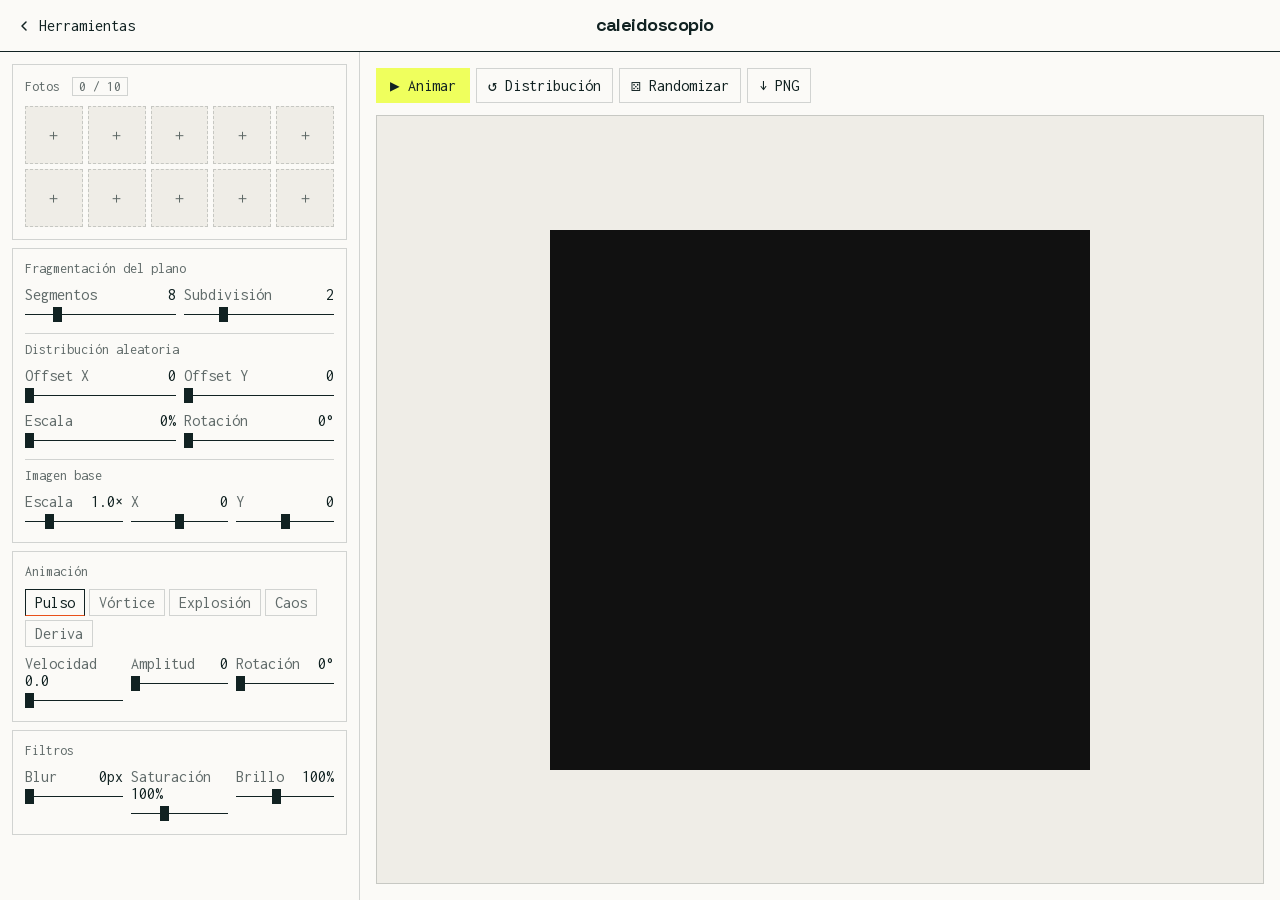
<file: kaleidoscope.html>
<!DOCTYPE html>
<html lang="es">
<head>
<meta charset="UTF-8">
<meta name="viewport" content="width=device-width, initial-scale=1.0">
<title>Caleidoscopio — Herramientas de diseño</title>
<style>
* { box-sizing: border-box; margin: 0; padding: 0; }

:root {
  --bg: #f2efe9;
  --surface: #ffffff;
  --surface-2: #f5f2ed;
  --border: #e4e0d8;
  --border-2: #d0ccc5;
  --text: #1a1a1a;
  --text-2: #666;
  --text-3: #999;
  --radius: 10px;
  --radius-sm: 7px;
  --radius-xs: 5px;
  --header-h: 52px;
}

body {
  font-family: -apple-system, BlinkMacSystemFont, 'Segoe UI', sans-serif;
  background: var(--bg);
  color: var(--text);
  height: 100vh;
  overflow: hidden;
  display: flex;
  flex-direction: column;
}

/* ── HEADER ── */
.app-header {
  height: var(--header-h);
  background: var(--surface);
  border-bottom: 1px solid var(--border);
  display: flex;
  align-items: center;
  justify-content: space-between;
  padding: 0 16px;
  flex-shrink: 0;
  gap: 12px;
}

.back-link {
  display: flex;
  align-items: center;
  gap: 7px;
  font-size: 13px;
  color: var(--text-2);
  text-decoration: none;
  padding: 6px 10px;
  border-radius: var(--radius-sm);
  transition: background 0.12s, color 0.12s;
}
.back-link:hover { background: var(--surface-2); color: var(--text); }
.back-link svg { flex-shrink: 0; }

.header-title {
  font-size: 14px;
  font-weight: 600;
  color: var(--text);
  letter-spacing: -0.2px;
}

.header-right { width: 100px; }

/* ── MAIN LAYOUT ── */
.app {
  display: flex;
  flex: 1;
  min-height: 0;
}

/* ── LEFT: scrollable controls ── */
.ctrl-panel {
  width: 288px;
  flex-shrink: 0;
  display: flex;
  flex-direction: column;
  gap: 8px;
  padding: 12px;
  border-right: 1px solid var(--border);
  overflow-y: auto;
  background: var(--bg);
}

/* ── RIGHT: sticky preview ── */
.preview-panel {
  flex: 1;
  padding: 16px;
  display: flex;
  flex-direction: column;
  align-items: center;
  gap: 12px;
  background: var(--bg);
  overflow: hidden;
}

/* ── Cards ── */
.card {
  background: var(--surface);
  border: 1px solid var(--border);
  border-radius: var(--radius);
  padding: 12px;
}

.stitle {
  font-size: 10px;
  font-weight: 700;
  color: var(--text-3);
  text-transform: uppercase;
  letter-spacing: 0.09em;
  margin-bottom: 10px;
}

/* ── Upload grid ── */
.ugrid {
  display: grid;
  grid-template-columns: repeat(5, 1fr);
  gap: 5px;
}

.slot {
  aspect-ratio: 1;
  border: 1px dashed var(--border-2);
  border-radius: var(--radius-xs);
  display: flex;
  align-items: center;
  justify-content: center;
  cursor: pointer;
  overflow: hidden;
  position: relative;
  background: var(--surface-2);
  transition: border-color 0.12s;
}
.slot:hover { border-color: var(--text-3); }
.slot img { width: 100%; height: 100%; object-fit: cover; }
.slot .plus { font-size: 15px; color: var(--text-3); }
.slot .rm {
  position: absolute; top: 2px; right: 2px;
  width: 14px; height: 14px;
  background: rgba(0,0,0,.6); border-radius: 50%;
  display: none; align-items: center; justify-content: center;
  font-size: 8px; color: #fff; cursor: pointer;
}
.slot:hover .rm { display: flex; }
input[type=file] { display: none; }

/* ── Badge ── */
.badge {
  background: var(--surface-2);
  color: var(--text-3);
  font-size: 10px;
  padding: 1px 6px;
  border-radius: 10px;
  margin-left: 5px;
  border: 1px solid var(--border);
  font-weight: 400;
}

/* ── Grids ── */
.g2 { display: grid; grid-template-columns: 1fr 1fr; gap: 8px; }
.g3 { display: grid; grid-template-columns: 1fr 1fr 1fr; gap: 8px; }

/* ── Sliders ── */
.ctrl { display: flex; flex-direction: column; gap: 3px; }
.ctrl label {
  font-size: 10px;
  color: var(--text-2);
  display: flex;
  justify-content: space-between;
  align-items: center;
}
.ctrl label b {
  font-weight: 600;
  color: var(--text);
  font-variant-numeric: tabular-nums;
}
input[type=range] { width: 100%; accent-color: var(--text); }

/* ── Divider ── */
hr.div { border: none; border-top: 1px solid var(--border); margin: 10px 0 8px; }

/* ── Mode pills ── */
.mrow { display: flex; gap: 4px; flex-wrap: wrap; margin-bottom: 8px; }
.mb {
  font-size: 10px;
  padding: 3px 9px;
  border: 1px solid var(--border);
  border-radius: 20px;
  cursor: pointer;
  background: var(--surface-2);
  color: var(--text-2);
  transition: all 0.12s;
  white-space: nowrap;
}
.mb:hover { border-color: var(--text-3); }
.mb.on { background: var(--text); color: var(--surface); border-color: var(--text); }

/* ── Action buttons ── */
.acts { display: flex; gap: 6px; flex-wrap: wrap; width: 100%; }

.bp {
  background: var(--text);
  color: var(--surface);
  border: none;
  border-radius: var(--radius-sm);
  padding: 7px 13px;
  font-size: 12px;
  font-weight: 500;
  cursor: pointer;
  display: flex;
  align-items: center;
  gap: 5px;
  transition: opacity 0.12s;
}
.bp:hover { opacity: 0.82; }

.bs {
  background: var(--surface);
  color: var(--text);
  border: 1px solid var(--border-2);
  border-radius: var(--radius-sm);
  padding: 7px 11px;
  font-size: 12px;
  cursor: pointer;
  display: flex;
  align-items: center;
  gap: 5px;
  transition: background 0.12s;
}
.bs:hover { background: var(--surface-2); }

/* ── Canvas wrap ── */
.wrap {
  background: #111;
  border-radius: var(--radius);
  border: 1px solid var(--border);
  display: flex;
  align-items: center;
  justify-content: center;
  flex: 1;
  min-height: 0;
  width: 100%;
  overflow: hidden;
}

canvas {
  border-radius: 8px;
  max-width: 100%;
  max-height: 100%;
  display: block;
}
</style>
<link rel="stylesheet" href="studio.css">
</head>
<body>

<!-- HEADER -->
<header class="app-header">
  <a href="index.html" class="back-link">
    <svg width="16" height="16" viewBox="0 0 16 16" fill="none">
      <path d="M10 12L6 8L10 4" stroke="currentColor" stroke-width="1.5" stroke-linecap="round" stroke-linejoin="round"/>
    </svg>
    Herramientas
  </a>
  <span class="header-title">Caleidoscopio</span>
  <div class="header-right"></div>
</header>

<!-- MAIN -->
<div class="app">

  <!-- LEFT: controles -->
  <div class="ctrl-panel">

    <div class="sheet-handle"><div class="sh-grip"></div><span class="sh-label">Controles</span><svg class="sh-chev" width="15" height="15" viewBox="0 0 24 24" fill="none" stroke="currentColor" stroke-width="2.2" stroke-linecap="round" stroke-linejoin="round"><path d="M6 15l6-6 6 6"/></svg></div>

    <div class="card">
      <div class="stitle">Fotos <span class="badge" id="badge">0 / 10</span></div>
      <div class="ugrid" id="ugrid"></div>
      <input type="file" id="fi" accept="image/*" multiple>
    </div>

    <div class="card">
      <div class="stitle">Fragmentación del plano</div>
      <div class="g2">
        <div class="ctrl"><label>Segmentos <b id="vs">8</b></label><input type="range" id="seg" min="3" max="28" step="1" value="8"></div>
        <div class="ctrl"><label>Subdivisión <b id="vd">2</b></label><input type="range" id="dep" min="1" max="5" step="1" value="2"></div>
      </div>

      <hr class="div">
      <div class="stitle">Distribución aleatoria</div>
      <div class="g2">
        <div class="ctrl"><label>Offset X <b id="vrx">0</b></label><input type="range" id="rx" min="0" max="600" step="1" value="0"></div>
        <div class="ctrl"><label>Offset Y <b id="vry">0</b></label><input type="range" id="ry" min="0" max="600" step="1" value="0"></div>
        <div class="ctrl"><label>Escala <b id="vrs">0%</b></label><input type="range" id="rs" min="0" max="300" step="1" value="0"></div>
        <div class="ctrl"><label>Rotación <b id="vrr">0°</b></label><input type="range" id="rr" min="0" max="360" step="1" value="0"></div>
      </div>

      <hr class="div">
      <div class="stitle">Imagen base</div>
      <div class="g3">
        <div class="ctrl"><label>Escala <b id="vsc">1.0×</b></label><input type="range" id="sc" min="10" max="400" step="1" value="100"></div>
        <div class="ctrl"><label>X <b id="vox">0</b></label><input type="range" id="ox" min="-400" max="400" step="1" value="0"></div>
        <div class="ctrl"><label>Y <b id="voy">0</b></label><input type="range" id="oy" min="-400" max="400" step="1" value="0"></div>
      </div>
    </div>

    <div class="card">
      <div class="stitle">Animación</div>
      <div class="mrow" id="mrow">
        <div class="mb on" data-m="pulse">Pulso</div>
        <div class="mb" data-m="vortex">Vórtice</div>
        <div class="mb" data-m="explode">Explosión</div>
        <div class="mb" data-m="chaos">Caos</div>
        <div class="mb" data-m="drift">Deriva</div>
      </div>
      <div class="g3">
        <div class="ctrl"><label>Velocidad <b id="vsp">0.0</b></label><input type="range" id="sp" min="0" max="5" step="0.1" value="0"></div>
        <div class="ctrl"><label>Amplitud <b id="vam">0</b></label><input type="range" id="am" min="0" max="200" step="1" value="0"></div>
        <div class="ctrl"><label>Rotación <b id="vro">0°</b></label><input type="range" id="ro" min="0" max="360" step="1" value="0"></div>
      </div>
    </div>

    <div class="card">
      <div class="stitle">Filtros</div>
      <div class="g3">
        <div class="ctrl"><label>Blur <b id="vbl">0px</b></label><input type="range" id="bl" min="0" max="15" step="0.5" value="0"></div>
        <div class="ctrl"><label>Saturación <b id="vsa">100%</b></label><input type="range" id="sa" min="0" max="300" step="1" value="100"></div>
        <div class="ctrl"><label>Brillo <b id="vbr">100%</b></label><input type="range" id="br" min="20" max="220" step="1" value="100"></div>
      </div>
    </div>

  </div>

  <!-- RIGHT: canvas + acciones -->
  <div class="preview-panel">
    <div class="acts">
      <button class="bp" id="bplay">▶ Animar</button>
      <button class="bs" id="bshuffle">↺ Distribución</button>
      <button class="bs" id="brand">⚄ Randomizar</button>
      <button class="bs" id="bdl">↓ PNG</button>
    </div>
    <div class="wrap">
      <canvas id="kc" width="540" height="540"></canvas>
    </div>
  </div>

</div>

<script>
const SLOTS = 10;
const imgs = new Array(SLOTS).fill(null);
let curSlot = -1, mode = 'pulse';
let animating = false, animId = null, T = 0;
let pieces = [];
let distribSeed = 1;

const kc = document.getElementById('kc');
const ctx = kc.getContext('2d');
const W = kc.width, H = kc.height;
const cx = W/2, cy = H/2;
const R = Math.min(W,H)/2 - 2;

function makeRng(seed) {
  let s = seed >>> 0 || 1;
  return () => { s = Math.imul(s, 1664525) + 1013904223 >>> 0; return s / 4294967296; };
}

function buildGrid() {
  const g = document.getElementById('ugrid'); g.innerHTML='';
  for (let i=0; i<SLOTS; i++) {
    const d = document.createElement('div'); d.className='slot';
    if (imgs[i]) {
      const im = document.createElement('img'); im.src=imgs[i].src; d.appendChild(im);
      const rm = document.createElement('div'); rm.className='rm'; rm.textContent='✕';
      rm.onclick = e => { e.stopPropagation(); imgs[i]=null; buildGrid(); badge(); rebuildAndRender(); };
      d.appendChild(rm);
    } else { d.innerHTML='<span class="plus">＋</span>'; }
    d.onclick = () => { curSlot=i; document.getElementById('fi').click(); };
    g.appendChild(d);
  }
}
function badge() { document.getElementById('badge').textContent=imgs.filter(Boolean).length+' / 10'; }
document.getElementById('fi').addEventListener('change', e => {
  const files = Array.from(e.target.files);
  let si = curSlot>=0 ? curSlot : imgs.findIndex(x=>!x);
  files.forEach(f => {
    while (si<SLOTS && imgs[si]) si++; if (si>=SLOTS) return;
    const idx=si++;
    const r=new FileReader(); r.onload=ev=>{
      const im=new Image(); im.onload=()=>{ imgs[idx]=im; buildGrid(); badge(); rebuildAndRender(); };
      im.src=ev.target.result;
    }; r.readAsDataURL(f);
  });
  document.getElementById('fi').value=''; curSlot=-1;
});

const SL = {
  seg:{id:'seg',out:'vs',fmt:v=>+v}, dep:{id:'dep',out:'vd',fmt:v=>+v},
  rx:{id:'rx',out:'vrx',fmt:v=>+v}, ry:{id:'ry',out:'vry',fmt:v=>+v},
  rs:{id:'rs',out:'vrs',fmt:v=>+v+'%'}, rr:{id:'rr',out:'vrr',fmt:v=>+v+'°'},
  sc:{id:'sc',out:'vsc',fmt:v=>(v/100).toFixed(1)+'×'},
  ox:{id:'ox',out:'vox',fmt:v=>+v}, oy:{id:'oy',out:'voy',fmt:v=>+v},
  sp:{id:'sp',out:'vsp',fmt:v=>parseFloat(v).toFixed(1)},
  am:{id:'am',out:'vam',fmt:v=>+v}, ro:{id:'ro',out:'vro',fmt:v=>+v+'°'},
  bl:{id:'bl',out:'vbl',fmt:v=>+v+'px'}, sa:{id:'sa',out:'vsa',fmt:v=>+v+'%'},
  br:{id:'br',out:'vbr',fmt:v=>+v+'%'},
};
function gp(k){return parseFloat(document.getElementById(SL[k].id).value);}
Object.values(SL).forEach(s=>{
  document.getElementById(s.id).addEventListener('input',()=>{
    document.getElementById(s.out).textContent=s.fmt(document.getElementById(s.id).value);
    if (s.id==='seg'||s.id==='dep') rebuildAndRender(); else { if(!animating) render(); }
  });
});
document.getElementById('mrow').querySelectorAll('.mb').forEach(b=>{
  b.onclick=()=>{ document.querySelectorAll('#mrow .mb').forEach(x=>x.classList.remove('on')); b.classList.add('on'); mode=b.dataset.m; if(!animating) render(); };
});

function buildPieces(seed) {
  const active = imgs.filter(Boolean);
  if (!active.length) { pieces=[]; return; }
  const rng = makeRng(seed);
  const segs = Math.round(gp('seg'));
  const depth = Math.round(gp('dep'));
  const slice = (Math.PI*2)/segs;
  const half = slice/2;
  const steps = Math.max(2, Math.round(R/90));
  pieces = [];

  function addPiece(ax,ay,bx,by,px,py) {
    pieces.push({
      ax,ay,bx,by,cx:px,cy:py,
      rox: rng()-0.5, roy: rng()-0.5,
      rsc: rng()-0.5, rrot: rng()-0.5,
      imgIdx: Math.floor(rng()*active.length),
      phase: rng()*Math.PI*2, freq: 0.4+rng()*2,
      vax: rng()-0.5, vay: rng()-0.5,
      vbx: rng()-0.5, vby: rng()-0.5,
      vcx: rng()-0.5, vcy: rng()-0.5,
    });
  }

  function subdivide(ax,ay,bx,by,px,py,d) {
    if (d<=0){ addPiece(ax,ay,bx,by,px,py); return; }
    const mx=(ax+bx)/2,my=(ay+by)/2;
    const nx=(bx+px)/2,ny=(by+py)/2;
    const qx=(px+ax)/2,qy=(py+ay)/2;
    subdivide(ax,ay,mx,my,qx,qy,d-1);
    subdivide(mx,my,bx,by,nx,ny,d-1);
    subdivide(qx,qy,nx,ny,px,py,d-1);
    subdivide(mx,my,nx,ny,qx,qy,d-1);
  }

  for (let s=0; s<segs; s++) {
    const angle = s*slice + gp('ro')*Math.PI/180;
    const arcPts=[];
    for (let i=0;i<=steps;i++){
      const a=angle-half+(slice*i/steps);
      arcPts.push({x:cx+Math.cos(a)*R, y:cy+Math.sin(a)*R});
    }
    for (let i=0;i<arcPts.length-1;i++){
      subdivide(cx,cy, arcPts[i].x,arcPts[i].y, arcPts[i+1].x,arcPts[i+1].y, depth-1);
    }
  }
}

function rebuildAndRender() { buildPieces(distribSeed); if (!animating) render(); }

function render() {
  const active = imgs.filter(Boolean);
  if (!active.length || !pieces.length) {
    ctx.fillStyle='#111'; ctx.fillRect(0,0,W,H); return;
  }
  const varOx=gp('rx'), varOy=gp('ry'), varSc=gp('rs')/100, varRot=gp('rr')*Math.PI/180;
  const baseSc=gp('sc')/100, baseOx=gp('ox'), baseOy=gp('oy');
  const speed=gp('sp'), amp=gp('am'), blur=gp('bl'), sat=gp('sa')/100, bri=gp('br')/100;

  ctx.clearRect(0,0,W,H);
  ctx.fillStyle='#000'; ctx.fillRect(0,0,W,H);
  const filt=(blur>0?`blur(${blur}px) `:'')+`brightness(${bri}) saturate(${sat})`;

  for (const p of pieces) {
    const img=active[p.imgIdx%active.length];
    const phi=T*speed*p.freq+p.phase;
    let dax=0,day=0,dbx=0,dby=0,dcx=0,dcy=0;
    if (amp>0&&speed>0) {
      const f=phi,f2=phi*1.3+1,f3=phi*0.7+2;
      if (mode==='pulse'){ dax=Math.sin(f)*amp*p.vax; day=Math.cos(f)*amp*p.vay; dbx=Math.sin(f2)*amp*p.vbx; dby=Math.cos(f2)*amp*p.vby; dcx=Math.sin(f3)*amp*p.vcx; dcy=Math.cos(f3)*amp*p.vcy; }
      else if (mode==='vortex'){ const t2=f+Math.PI/2; dax=Math.sin(t2)*amp*p.vax; day=Math.cos(t2)*amp*p.vay; dbx=Math.sin(t2+.7)*amp*p.vbx; dby=Math.cos(t2+.7)*amp*p.vby; dcx=Math.sin(t2+1.4)*amp*p.vcx; dcy=Math.cos(t2+1.4)*amp*p.vcy; }
      else if (mode==='explode'){ const gcx2=(p.ax+p.bx+p.cx)/3-cx,gcy2=(p.ay+p.by+p.cy)/3-cy,l=Math.hypot(gcx2,gcy2)||1,m=Math.sin(f)*amp; dax=gcx2/l*m; day=gcy2/l*m; dbx=gcx2/l*m; dby=gcy2/l*m; dcx=gcx2/l*m; dcy=gcy2/l*m; }
      else if (mode==='chaos'){ dax=Math.sin(f+p.phase)*amp*p.vax; day=Math.cos(f2)*amp*p.vay; dbx=Math.cos(f)*amp*p.vbx; dby=Math.sin(f3+p.phase)*amp*p.vby; dcx=Math.sin(f2+p.freq)*amp*p.vcx; dcy=Math.cos(f+1)*amp*p.vcy; }
      else if (mode==='drift'){ const d=Math.sin(f)*amp*0.6; dax=d*p.vax; day=d*p.vay; dbx=d*p.vbx; dby=d*p.vby; dcx=d*p.vcx; dcy=d*p.vcy; }
    }
    const ax=p.ax+dax,ay=p.ay+day,bx=p.bx+dbx,by=p.by+dby,pcx=p.cx+dcx,pcy=p.cy+dcy;
    const gcx=(ax+bx+pcx)/3,gcy=(ay+by+pcy)/3;
    const triOx=baseOx+p.rox*varOx, triOy=baseOy+p.roy*varOy;
    const triSc=baseSc*(1+p.rsc*varSc), triRot=p.rrot*varRot;

    ctx.save();
    ctx.beginPath(); ctx.moveTo(ax,ay); ctx.lineTo(bx,by); ctx.lineTo(pcx,pcy); ctx.closePath(); ctx.clip();
    ctx.filter=filt;
    ctx.translate(gcx,gcy); ctx.rotate(triRot);
    const iw=img.width*triSc, ih=img.height*triSc;
    ctx.drawImage(img,triOx-iw/2,triOy-ih/2,iw,ih);
    ctx.filter='none'; ctx.globalAlpha=0.13; ctx.strokeStyle='#fff'; ctx.lineWidth=0.6;
    ctx.beginPath(); ctx.moveTo(ax-gcx,ay-gcy); ctx.lineTo(bx-gcx,by-gcy); ctx.lineTo(pcx-gcx,pcy-gcy); ctx.closePath(); ctx.stroke();
    ctx.restore();
  }

  ctx.save(); ctx.globalCompositeOperation='destination-in';
  ctx.beginPath(); ctx.arc(cx,cy,R+1,0,Math.PI*2); ctx.fillStyle='#fff'; ctx.fill();
  ctx.restore();
  T+=0.016;
}

document.getElementById('bplay').onclick=()=>{
  animating=!animating;
  document.getElementById('bplay').textContent=animating?'⏸ Pausar':'▶ Animar';
  if(animating) loop(); else cancelAnimationFrame(animId);
};
function loop(){ if(!animating)return; render(); animId=requestAnimationFrame(loop); }

document.getElementById('bshuffle').onclick=()=>{ distribSeed=Math.floor(Math.random()*999999)+1; rebuildAndRender(); };

document.getElementById('brand').onclick=()=>{
  const set=(id,v)=>document.getElementById(id).value=v;
  const modes=['pulse','vortex','explode','chaos','drift'];
  mode=modes[Math.floor(Math.random()*modes.length)];
  document.querySelectorAll('#mrow .mb').forEach(b=>b.classList.toggle('on',b.dataset.m===mode));
  set('seg',4+Math.floor(Math.random()*20)); set('dep',1+Math.floor(Math.random()*4));
  set('rx',Math.floor(Math.random()*500)); set('ry',Math.floor(Math.random()*500));
  set('rs',Math.floor(Math.random()*250)); set('rr',Math.floor(Math.random()*360));
  set('sc',20+Math.floor(Math.random()*250)); set('ox',Math.floor((Math.random()-.5)*300));
  set('oy',Math.floor((Math.random()-.5)*300)); set('sp',(Math.random()*3.5).toFixed(1));
  set('am',Math.floor(Math.random()*150)); set('ro',Math.floor(Math.random()*360));
  set('bl',Math.random()<.35?(Math.random()*8).toFixed(1):0);
  set('sa',60+Math.floor(Math.random()*220)); set('br',70+Math.floor(Math.random()*130));
  Object.values(SL).forEach(s=>{ document.getElementById(s.out).textContent=s.fmt(document.getElementById(s.id).value); });
  distribSeed=Math.floor(Math.random()*999999)+1; rebuildAndRender();
};

document.getElementById('bdl').onclick=()=>{
  const a=document.createElement('a'); a.download='kaleidoscope.png'; a.href=kc.toDataURL('image/png'); a.click();
};

buildGrid(); rebuildAndRender();
</script>
<script src="studio.js"></script>
</body>
</html>
</file>
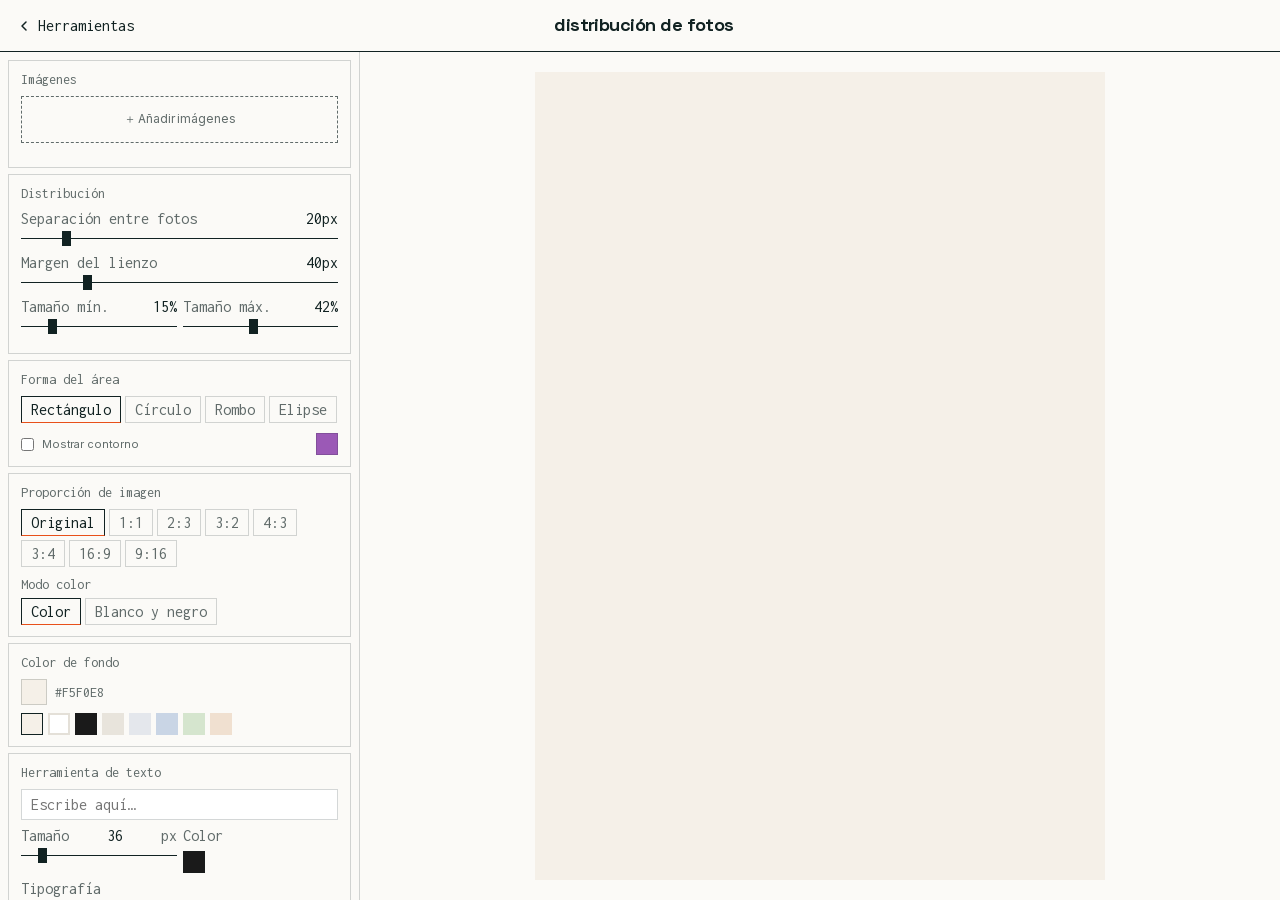
<file: layout.html>
<!DOCTYPE html>
<html lang="es">
<head>
<meta charset="UTF-8">
<meta name="viewport" content="width=device-width, initial-scale=1.0">
<title>Distribución de fotos — Herramientas</title>
<style>
* { box-sizing: border-box; margin: 0; padding: 0; }

:root {
  --bg:       #f2efe9;
  --surface:  #ffffff;
  --surf2:    #f7f5f1;
  --border:   #e4e0d8;
  --border2:  #ccc8c0;
  --text:     #1a1a1a;
  --text2:    #666;
  --text3:    #999;
  --accent:   #2c6fef;
  --r:        10px;
  --rsm:      7px;
  --hh:       52px;
}

body {
  font-family: -apple-system, BlinkMacSystemFont, 'Segoe UI', system-ui, sans-serif;
  background: var(--bg);
  color: var(--text);
  height: 100vh;
  overflow: hidden;
  display: flex;
  flex-direction: column;
  font-size: 13px;
}

/* ── HEADER ── */
.app-header {
  height: var(--hh);
  background: var(--surface);
  border-bottom: 1px solid var(--border);
  display: flex;
  align-items: center;
  justify-content: space-between;
  padding: 0 16px;
  flex-shrink: 0;
  z-index: 10;
}
.back-link {
  display: flex; align-items: center; gap: 6px;
  font-size: 12px; color: var(--text2); text-decoration: none;
  padding: 6px 10px; border-radius: var(--rsm);
  transition: background .12s, color .12s;
}
.back-link:hover { background: var(--surf2); color: var(--text); }
.header-title { font-size: 13.5px; font-weight: 600; letter-spacing: -.2px; }
.header-right { width: 120px; display: flex; justify-content: flex-end; }

/* ── LAYOUT ── */
.app { display: flex; flex: 1; min-height: 0; }

/* ── PANEL ── */
.panel {
  width: 274px; flex-shrink: 0;
  overflow-y: auto; padding: 8px;
  border-right: 1px solid var(--border);
  display: flex; flex-direction: column; gap: 6px;
  background: var(--bg);
}
.panel::-webkit-scrollbar { width: 4px; }
.panel::-webkit-scrollbar-thumb { background: var(--border); border-radius: 2px; }

.card {
  background: var(--surface);
  border: 1px solid var(--border);
  border-radius: var(--r);
  padding: 11px 12px;
}
.stitle {
  font-size: 9.5px; font-weight: 700; color: var(--text3);
  text-transform: uppercase; letter-spacing: .1em;
  margin-bottom: 9px;
}

/* ── CONTROLS ── */
.ctrl { display: flex; flex-direction: column; gap: 3px; margin-bottom: 7px; }
.ctrl:last-child { margin-bottom: 0; }
.ctrl > label {
  font-size: 10.5px; color: var(--text2);
  display: flex; justify-content: space-between; align-items: center;
}
.ctrl > label b { color: var(--text); font-variant-numeric: tabular-nums; font-size: 10px; }
input[type=range] { width: 100%; accent-color: var(--text); height: 3px; }
input[type=text], select, textarea {
  width: 100%; padding: 6px 9px; font-size: 12px;
  border: 1px solid var(--border); border-radius: var(--rsm);
  background: var(--surface); color: var(--text);
  outline: none; font-family: inherit;
  transition: border-color .12s;
}
input[type=text]:focus, select:focus, textarea:focus { border-color: var(--border2); }
.g2 { display: grid; grid-template-columns: 1fr 1fr; gap: 6px; }

/* ── PILLS ── */
.mrow { display: flex; gap: 4px; flex-wrap: wrap; }
.mb {
  font-size: 10px; padding: 3px 8px;
  border: 1px solid var(--border); border-radius: 20px;
  cursor: pointer; background: var(--surf2); color: var(--text2);
  transition: all .12s; white-space: nowrap; user-select: none;
}
.mb:hover { border-color: var(--border2); color: var(--text); }
.mb.on { background: var(--text); color: #fff; border-color: var(--text); }

/* ── BUTTONS ── */
.bp {
  background: var(--text); color: #fff; border: none;
  border-radius: var(--rsm); padding: 8px 12px; font-size: 12px;
  font-weight: 500; cursor: pointer; width: 100%;
  display: flex; align-items: center; justify-content: center; gap: 5px;
  font-family: inherit; transition: opacity .12s;
}
.bp:hover { opacity: .8; }
.bs {
  background: var(--surface); color: var(--text);
  border: 1px solid var(--border2);
  border-radius: var(--rsm); padding: 7px 12px; font-size: 12px;
  cursor: pointer; width: 100%;
  display: flex; align-items: center; justify-content: center; gap: 5px;
  font-family: inherit; transition: background .12s;
}
.bs:hover { background: var(--surf2); }
.bs.on { background: var(--text); color: #fff; border-color: var(--text); }

/* ── UPLOAD ── */
.upload-area {
  border: 1.5px dashed var(--border);
  border-radius: var(--rsm); padding: 14px 10px;
  text-align: center; cursor: pointer;
  color: var(--text3); font-size: 12px;
  background: var(--surf2); transition: border-color .15s;
  margin-bottom: 8px;
}
.upload-area:hover, .upload-area.over { border-color: var(--text3); color: var(--text2); }
#fi { display: none; }

.thumb-grid {
  display: grid; grid-template-columns: repeat(4, 1fr); gap: 4px;
  max-height: 130px; overflow-y: auto;
}
.thumb-item {
  position: relative; aspect-ratio: 1;
  border-radius: 5px; overflow: hidden; background: var(--surf2);
}
.thumb-item img { width: 100%; height: 100%; object-fit: cover; display: block; }
.thumb-del {
  position: absolute; top: 2px; right: 2px;
  width: 15px; height: 15px; background: rgba(0,0,0,.65);
  border-radius: 50%; display: flex; align-items: center; justify-content: center;
  font-size: 9px; color: #fff; cursor: pointer; line-height: 1;
  opacity: 0; transition: opacity .15s;
}
.thumb-item:hover .thumb-del { opacity: 1; }
.count-badge {
  font-size: 10px; color: var(--text3); margin-top: 5px; text-align: center;
}

/* ── COLOR SWATCH ── */
.color-row { display: flex; align-items: center; gap: 8px; }
.swatch {
  width: 26px; height: 26px; border-radius: 50%;
  border: 2px solid var(--border);
  position: relative; cursor: pointer; flex-shrink: 0;
  box-shadow: 0 1px 3px rgba(0,0,0,.1);
  overflow: hidden;
}
.swatch input[type=color] {
  position: absolute; opacity: 0; width: 200%; height: 200%;
  top: -50%; left: -50%; cursor: pointer;
}
.color-label { font-size: 11px; color: var(--text3); font-family: monospace; }
.presets { display: flex; gap: 5px; flex-wrap: wrap; margin-top: 8px; }
.preset {
  width: 22px; height: 22px; border-radius: 50%; cursor: pointer;
  border: 2px solid transparent; transition: border-color .12s;
  flex-shrink: 0;
}
.preset:hover, .preset.on { border-color: var(--text); }

/* ── STATUS ── */
.status { font-size: 10.5px; color: var(--text3); text-align: center; margin-top: 7px; min-height: 15px; }
.status.warn { color: #c97b00; }
.status.ok { color: #2a8a47; }

/* ── CANVAS AREA ── */
.canvas-area {
  flex: 1; display: flex; align-items: center; justify-content: center;
  padding: 20px; overflow: auto; background: var(--bg);
  position: relative;
}
#cv {
  display: block; box-shadow: 0 6px 40px rgba(0,0,0,.14);
  border-radius: 2px; cursor: default;
  max-width: 100%; max-height: calc(100vh - var(--hh) - 40px);
}
#cv.text-mode { cursor: crosshair; }
#cv.drag-text  { cursor: grabbing; }

/* scrollbar panel */
.panel::-webkit-scrollbar-track { background: transparent; }
</style>
<link rel="stylesheet" href="studio.css">
</head>
<body>

<header class="app-header">
  <a href="index.html" class="back-link">
    <svg width="16" height="16" viewBox="0 0 16 16" fill="none">
      <path d="M10 12L6 8L10 4" stroke="currentColor" stroke-width="1.5"
            stroke-linecap="round" stroke-linejoin="round"/>
    </svg>
    Herramientas
  </a>
  <span class="header-title">Distribución de fotos</span>
  <div class="header-right"></div>
</header>

<div class="app">

  <!-- ══ PANEL ══════════════════════════════════════════════ -->
  <div class="panel">

    <div class="sheet-handle"><div class="sh-grip"></div><span class="sh-label">Controles</span><svg class="sh-chev" width="15" height="15" viewBox="0 0 24 24" fill="none" stroke="currentColor" stroke-width="2.2" stroke-linecap="round" stroke-linejoin="round"><path d="M6 15l6-6 6 6"/></svg></div>

    <!-- Upload -->
    <div class="card">
      <div class="stitle">Imágenes</div>
      <div class="upload-area" id="dz">＋ Añadir imágenes</div>
      <div class="thumb-grid" id="thumbGrid"></div>
      <div class="count-badge" id="countBadge"></div>
      <input type="file" id="fi" accept="image/*" multiple>
    </div>

    <!-- Distribución -->
    <div class="card">
      <div class="stitle">Distribución</div>
      <div class="ctrl">
        <label>Separación entre fotos <b id="vgap">20px</b></label>
        <input type="range" id="gap" min="0" max="150" value="20">
      </div>
      <div class="ctrl">
        <label>Margen del lienzo <b id="vmargin">40px</b></label>
        <input type="range" id="margin" min="0" max="200" value="40">
      </div>
      <div class="g2">
        <div class="ctrl">
          <label>Tamaño mín. <b id="vsizeMin">15%</b></label>
          <input type="range" id="sizeMin" min="5" max="60" value="15">
        </div>
        <div class="ctrl">
          <label>Tamaño máx. <b id="vsizeMax">42%</b></label>
          <input type="range" id="sizeMax" min="10" max="80" value="42">
        </div>
      </div>
    </div>

    <!-- Forma del área -->
    <div class="card">
      <div class="stitle">Forma del área</div>
      <div class="mrow" id="shapeRow">
        <div class="mb on" data-sh="rect">Rectángulo</div>
        <div class="mb"    data-sh="circle">Círculo</div>
        <div class="mb"    data-sh="diamond">Rombo</div>
        <div class="mb"    data-sh="ellipse">Elipse</div>
      </div>
      <div style="display:flex;align-items:center;gap:8px;margin-top:10px">
        <input type="checkbox" id="showOutline" style="width:auto;flex-shrink:0">
        <label for="showOutline" style="font-size:11px;color:var(--text2);cursor:pointer;flex:1">Mostrar contorno</label>
        <div class="swatch" id="outlineSwatch" style="background:#9b59b6;width:22px;height:22px">
          <input type="color" id="outlinePicker" value="#9b59b6">
        </div>
      </div>
    </div>

    <!-- Formato imagen -->
    <div class="card">
      <div class="stitle">Proporción de imagen</div>
      <div class="mrow" id="fmtRow">
        <div class="mb on" data-f="original">Original</div>
        <div class="mb" data-f="1:1">1:1</div>
        <div class="mb" data-f="2:3">2:3</div>
        <div class="mb" data-f="3:2">3:2</div>
        <div class="mb" data-f="4:3">4:3</div>
        <div class="mb" data-f="3:4">3:4</div>
        <div class="mb" data-f="16:9">16:9</div>
        <div class="mb" data-f="9:16">9:16</div>
      </div>
      <div style="margin-top:10px">
        <div class="stitle" style="margin-bottom:6px">Modo color</div>
        <div class="mrow">
          <div class="mb on" id="cColor">Color</div>
          <div class="mb"   id="cBW">Blanco y negro</div>
        </div>
      </div>
    </div>

    <!-- Fondo -->
    <div class="card">
      <div class="stitle">Color de fondo</div>
      <div class="color-row">
        <div class="swatch" id="bgSwatch" style="background:#F5F0E8">
          <input type="color" id="bgPicker" value="#F5F0E8">
        </div>
        <span class="color-label" id="bgLabel">#F5F0E8</span>
      </div>
      <div class="presets" id="bgPresets">
        <div class="preset on"  data-c="#F5F0E8" style="background:#F5F0E8"               title="Crema"></div>
        <div class="preset"     data-c="#FFFFFF" style="background:#FFFFFF;border:2px solid #e4e0d8" title="Blanco"></div>
        <div class="preset"     data-c="#1a1a1a" style="background:#1a1a1a"               title="Negro"></div>
        <div class="preset"     data-c="#E8E4DC" style="background:#E8E4DC"               title="Gris cálido"></div>
        <div class="preset"     data-c="#E4E7EC" style="background:#E4E7EC"               title="Gris frío"></div>
        <div class="preset"     data-c="#C9D5E5" style="background:#C9D5E5"               title="Azul"></div>
        <div class="preset"     data-c="#D5E5CE" style="background:#D5E5CE"               title="Verde"></div>
        <div class="preset"     data-c="#F0E0D0" style="background:#F0E0D0"               title="Beige"></div>
      </div>
    </div>

    <!-- Texto -->
    <div class="card">
      <div class="stitle">Herramienta de texto</div>
      <input type="text" id="textInput" placeholder="Escribe aquí…" style="margin-bottom:7px">
      <div class="g2" style="margin-bottom:7px">
        <div class="ctrl">
          <label>Tamaño <b id="vfSize">36</b>px</label>
          <input type="range" id="fSize" min="8" max="250" value="36">
        </div>
        <div class="ctrl">
          <label>Color</label>
          <div class="color-row" style="margin-top:4px">
            <div class="swatch" id="txtSwatch" style="background:#1a1a1a;width:22px;height:22px">
              <input type="color" id="txtPicker" value="#1a1a1a">
            </div>
          </div>
        </div>
      </div>
      <div class="ctrl" style="margin-bottom:8px">
        <label>Tipografía</label>
        <select id="fFamily" style="margin-top:3px">
          <option value="sans-serif">Sans-serif</option>
          <option value="serif">Serif</option>
          <option value="monospace">Monospace</option>
          <option value="Georgia, serif">Georgia</option>
          <option value="'Helvetica Neue', Helvetica, sans-serif">Helvetica Neue</option>
          <option value="Impact, Haettenschweiler, sans-serif">Impact</option>
          <option value="'Courier New', Courier, monospace">Courier</option>
        </select>
      </div>
      <div style="display:flex;gap:5px">
        <button class="bs" id="btnTxtMode" style="flex:1">✎ Modo texto</button>
        <button class="bs" id="btnClearTxt" style="flex:none;width:auto;padding:7px 10px" title="Eliminar todo el texto">✕</button>
      </div>
      <p style="font-size:10px;color:var(--text3);margin-top:6px;line-height:1.4">
        Activa modo texto, haz clic en el lienzo para colocar.<br>
        Arrastra el texto para reposicionarlo. Doble clic para borrar.
      </p>
    </div>

    <!-- Tamaño lienzo -->
    <div class="card">
      <div class="stitle">Tamaño del lienzo</div>
      <div class="mrow" id="sizeRow">
        <div class="mb on" data-s="a4v">A4 ↑</div>
        <div class="mb"    data-s="a4h">A4 ↔</div>
        <div class="mb"    data-s="a3v">A3 ↑</div>
        <div class="mb"    data-s="sq">1:1</div>
        <div class="mb"    data-s="f43">4:3</div>
        <div class="mb"    data-s="f169">16:9</div>
      </div>
    </div>

    <!-- Acciones -->
    <div class="card">
      <div style="display:flex;flex-direction:column;gap:6px">
        <button class="bp" id="btnPlace">⚄ Redistribuir aleatoriamente</button>
        <button class="bs" id="btnDownload">↓ Exportar PNG</button>
      </div>
      <div class="status" id="status">Añade imágenes para comenzar</div>
    </div>

  </div><!-- /panel -->

  <!-- ══ CANVAS ═════════════════════════════════════════════ -->
  <div class="canvas-area">
    <canvas id="cv"></canvas>
  </div>

</div><!-- /app -->

<script>
// ────────────────────────────────────────────────────────────
// STATE
// ────────────────────────────────────────────────────────────
const cv  = document.getElementById('cv');
const ctx = cv.getContext('2d');

let imgs   = [];          // {id, img, src}
let placed = [];          // {id, img, x, y, w, h, sx, sy, sw, sh}
let texts  = [];          // {id, x, y, text, fSize, fFamily, color}
let uid    = 0;

let bgColor      = '#F5F0E8';
let globalFmt    = 'original';
let globalBW     = false;
let textMode     = false;
let dragging     = null;   // {item, ox, oy}
let placeTimer   = null;
let curShape     = 'rect'; // rect | circle | diamond | ellipse
let showOutline  = false;
let outlineColor = '#9b59b6';

// Canvas logical sizes (px) → export sizes
const SIZES = {
  a4v:  { w: 1190, h: 1684, ew: 2480, eh: 3508 },
  a4h:  { w: 1684, h: 1190, ew: 3508, eh: 2480 },
  a3v:  { w: 1190, h: 1684, ew: 3508, eh: 4961 },
  sq:   { w: 1200, h: 1200, ew: 3000, eh: 3000 },
  f43:  { w: 1200, h:  900, ew: 4000, eh: 3000 },
  f169: { w: 1200, h:  675, ew: 3840, eh: 2160 },
};
let curSize = 'a4v';

function initCanvas() {
  const s = SIZES[curSize];
  cv.width  = s.w;
  cv.height = s.h;
}
initCanvas();

// ────────────────────────────────────────────────────────────
// SLIDERS
// ────────────────────────────────────────────────────────────
const sliders = [
  { id: 'gap',     out: 'vgap',     fmt: v => v + 'px', rePlace: true  },
  { id: 'margin',  out: 'vmargin',  fmt: v => v + 'px', rePlace: true  },
  { id: 'sizeMin', out: 'vsizeMin', fmt: v => v + '%',  rePlace: true  },
  { id: 'sizeMax', out: 'vsizeMax', fmt: v => v + '%',  rePlace: true  },
  { id: 'fSize',   out: 'vfSize',   fmt: v => v,        rePlace: false },
];
sliders.forEach(({ id, out, fmt, rePlace }) => {
  document.getElementById(id).addEventListener('input', function () {
    document.getElementById(out).textContent = fmt(this.value);
    if (rePlace && imgs.length) debouncePlace();
  });
});

function gv(id) { return parseInt(document.getElementById(id).value); }

// ────────────────────────────────────────────────────────────
// FORMAT PILLS
// ────────────────────────────────────────────────────────────
document.querySelectorAll('#fmtRow .mb').forEach(b => {
  b.onclick = () => {
    document.querySelectorAll('#fmtRow .mb').forEach(x => x.classList.remove('on'));
    b.classList.add('on');
    globalFmt = b.dataset.f;
    if (imgs.length) debouncePlace();
  };
});

document.getElementById('cColor').onclick = () => {
  globalBW = false;
  document.getElementById('cColor').classList.add('on');
  document.getElementById('cBW').classList.remove('on');
  render();
};
document.getElementById('cBW').onclick = () => {
  globalBW = true;
  document.getElementById('cBW').classList.add('on');
  document.getElementById('cColor').classList.remove('on');
  render();
};

// SHAPE PILLS
document.querySelectorAll('#shapeRow .mb').forEach(b => {
  b.onclick = () => {
    document.querySelectorAll('#shapeRow .mb').forEach(x => x.classList.remove('on'));
    b.classList.add('on');
    curShape = b.dataset.sh;
    if (imgs.length) placeAll(); else render();
  };
});

// OUTLINE TOGGLE + COLOR
document.getElementById('showOutline').addEventListener('change', function () {
  showOutline = this.checked;
  render();
});
document.getElementById('outlinePicker').addEventListener('input', function () {
  outlineColor = this.value;
  document.getElementById('outlineSwatch').style.background = outlineColor;
  if (showOutline) render();
});

// SIZE PILLS
document.querySelectorAll('#sizeRow .mb').forEach(b => {
  b.onclick = () => {
    document.querySelectorAll('#sizeRow .mb').forEach(x => x.classList.remove('on'));
    b.classList.add('on');
    curSize = b.dataset.s;
    initCanvas();
    if (imgs.length) placeAll(); else render();
  };
});

// ────────────────────────────────────────────────────────────
// BACKGROUND COLOR
// ────────────────────────────────────────────────────────────
function setBgColor(c) {
  bgColor = c;
  document.getElementById('bgPicker').value = c;
  document.getElementById('bgSwatch').style.background = c;
  document.getElementById('bgLabel').textContent = c.toUpperCase();
  render();
}

document.getElementById('bgPicker').addEventListener('input', function () {
  document.querySelectorAll('#bgPresets .preset').forEach(p => p.classList.remove('on'));
  setBgColor(this.value);
});
document.querySelectorAll('#bgPresets .preset').forEach(p => {
  p.onclick = () => {
    document.querySelectorAll('#bgPresets .preset').forEach(x => x.classList.remove('on'));
    p.classList.add('on');
    setBgColor(p.dataset.c);
  };
});

// TEXT COLOR
document.getElementById('txtPicker').addEventListener('input', function () {
  document.getElementById('txtSwatch').style.background = this.value;
});

// ────────────────────────────────────────────────────────────
// TEXT TOOL
// ────────────────────────────────────────────────────────────
document.getElementById('btnTxtMode').addEventListener('click', () => {
  textMode = !textMode;
  const btn = document.getElementById('btnTxtMode');
  cv.classList.toggle('text-mode', textMode);
  btn.classList.toggle('on', textMode);
  btn.textContent = textMode ? '✎ Clic en lienzo para colocar' : '✎ Modo texto';
});

document.getElementById('btnClearTxt').onclick = () => { texts = []; render(); };

// ────────────────────────────────────────────────────────────
// UPLOAD
// ────────────────────────────────────────────────────────────
function loadFile(file) {
  if (!file.type.startsWith('image/')) return;
  const reader = new FileReader();
  reader.onload = ev => {
    const src = ev.target.result;
    const img = new Image();
    img.onload = () => {
      imgs.push({ id: uid++, img, src });
      buildThumbs();
      placeAll();
    };
    img.src = src;
  };
  reader.readAsDataURL(file);
}

function handleFiles(files) {
  Array.from(files).forEach(loadFile);
}

const dz = document.getElementById('dz');
dz.onclick = () => document.getElementById('fi').click();
dz.addEventListener('dragover',  e => { e.preventDefault(); dz.classList.add('over'); });
dz.addEventListener('dragleave', ()  => dz.classList.remove('over'));
dz.addEventListener('drop',      e  => { e.preventDefault(); dz.classList.remove('over'); handleFiles(e.dataTransfer.files); });
document.getElementById('fi').addEventListener('change', function () {
  handleFiles(this.files); this.value = '';
});

function buildThumbs() {
  const g = document.getElementById('thumbGrid');
  g.innerHTML = '';
  imgs.forEach(({ id, src }) => {
    const wrap = document.createElement('div');
    wrap.className = 'thumb-item';
    const im = document.createElement('img');
    im.src = src;
    const del = document.createElement('div');
    del.className = 'thumb-del';
    del.textContent = '✕';
    del.onclick = () => {
      imgs = imgs.filter(x => x.id !== id);
      buildThumbs();
      if (imgs.length) placeAll(); else { placed = []; render(); }
    };
    wrap.append(im, del);
    g.appendChild(wrap);
  });
  const cb = document.getElementById('countBadge');
  cb.textContent = imgs.length ? `${imgs.length} imagen${imgs.length > 1 ? 'es' : ''}` : '';
}

// ────────────────────────────────────────────────────────────
// PLACEMENT ALGORITHM
// ────────────────────────────────────────────────────────────
function debouncePlace() {
  clearTimeout(placeTimer);
  placeTimer = setTimeout(placeAll, 350);
}

function getAspect(img, fmt) {
  if (fmt === 'original') return img.width / img.height;
  const [fw, fh] = fmt.split(':').map(Number);
  return fw / fh;
}

function getSrcRect(img, fmt) {
  if (fmt === 'original') return { sx: 0, sy: 0, sw: img.width, sh: img.height };
  const [fw, fh] = fmt.split(':').map(Number);
  const tA = fw / fh;
  const iA = img.width / img.height;
  if (iA > tA) {
    const sh = img.height, sw = sh * tA;
    return { sx: (img.width - sw) / 2, sy: 0, sw, sh };
  } else {
    const sw = img.width, sh = sw / tA;
    return { sx: 0, sy: (img.height - sh) / 2, sw, sh };
  }
}

function placeAll() {
  if (!imgs.length) { placed = []; render(); return; }

  const gap    = gv('gap');
  const margin = gv('margin');
  const sMin   = Math.min(gv('sizeMin'), gv('sizeMax')) / 100;
  const sMax   = Math.max(gv('sizeMin'), gv('sizeMax')) / 100 + 0.02;
  const cw     = cv.width, ch = cv.height;

  placed = [];
  const rects = [];
  let nOk = 0;

  const shuffled = [...imgs].sort(() => Math.random() - 0.5);

  for (const { id, img } of shuffled) {
    const aspect = getAspect(img, globalFmt);
    let success  = false;

    for (let szTry = 0; szTry < 3 && !success; szTry++) {
      const shrink = 1 - szTry * 0.2;
      const h    = ch * (sMin + Math.random() * (sMax - sMin)) * shrink;
      const w    = h * aspect;
      const maxX = cw - margin - w;
      const maxY = ch - margin - h;
      if (maxX < margin || maxY < margin || w < 4 || h < 4) continue;

      // Clamp to canvas margins and attempt placement
      const tryAt = (rawX, rawY) => {
        const x = Math.max(margin, Math.min(maxX, rawX));
        const y = Math.max(margin, Math.min(maxY, rawY));
        if (!isInShape(x, y, w, h, margin)) return false;   // shape boundary
        const r = { x, y, w, h };
        if (overlapsAny(r, rects, gap)) return false;
        const { sx, sy, sw, sh } = getSrcRect(img, globalFmt);
        placed.push({ id, img, x, y, w, h, sx, sy, sw, sh });
        rects.push(r);
        nOk++; success = true;
        return true;
      };

      // ── Phase 0: First image goes to canvas center ─────────
      if (rects.length === 0) {
        tryAt(cw / 2 - w / 2, ch / 2 - h / 2);
      }

      // ── Phase 1: Contact-point candidates ──────────────────
      // Each new image tries to sit EXACTLY `gap` from one edge of
      // an already-placed image (right / left / below / above).
      // Three alignment options per edge: flush-start, centered,
      // flush-end. This ensures adjacent images always share the
      // same gap on the touching sides.
      if (!success) {
        const cp = [];
        for (const r of rects) {
          const rx = r.x + r.w + gap;  // right side of r + gap
          cp.push({ x: rx, y: r.y             });   // top-flush
          cp.push({ x: rx, y: r.y+(r.h-h)/2   });   // centered
          cp.push({ x: rx, y: r.y + r.h - h   });   // bottom-flush

          const lx = r.x - w - gap;   // left side of r - gap - width
          cp.push({ x: lx, y: r.y             });
          cp.push({ x: lx, y: r.y+(r.h-h)/2   });
          cp.push({ x: lx, y: r.y + r.h - h   });

          const by = r.y + r.h + gap;  // bottom of r + gap
          cp.push({ x: r.x,           y: by });   // left-flush
          cp.push({ x: r.x+(r.w-w)/2, y: by });   // centered
          cp.push({ x: r.x + r.w - w, y: by });   // right-flush

          const ay = r.y - h - gap;    // top of r - gap - height
          cp.push({ x: r.x,           y: ay });
          cp.push({ x: r.x+(r.w-w)/2, y: ay });
          cp.push({ x: r.x + r.w - w, y: ay });
        }

        // Shuffle so no single neighbor is always preferred
        cp.sort(() => Math.random() - 0.5);
        for (const { x, y } of cp) { if (tryAt(x, y)) break; }
      }

      // ── Phase 2: Stratified random fallback ────────────────
      // Only reached for the very first image (no rects yet) or
      // when the canvas is nearly full and no contact point fits.
      if (!success) {
        const G  = 9;
        const fb = [];
        for (let gi = 0; gi < G; gi++)
          for (let gj = 0; gj < G; gj++)
            fb.push({
              x: margin + ((gj + Math.random()) / G) * (maxX - margin),
              y: margin + ((gi + Math.random()) / G) * (maxY - margin),
            });
        fb.sort(() => Math.random() - 0.5);
        for (const { x, y } of fb) { if (tryAt(x, y)) break; }
      }
    }
  }

  const total = imgs.length;
  const st    = document.getElementById('status');
  if (nOk === total) {
    st.className = 'status ok';
    st.textContent = `${nOk} imagen${nOk > 1 ? 'es' : ''} distribuida${nOk > 1 ? 's' : ''} ✓`;
  } else if (nOk === 0) {
    st.className = 'status warn';
    st.textContent = 'Sin espacio — reduce separación o márgenes';
  } else {
    st.className = 'status warn';
    st.textContent = `${nOk} de ${total} colocadas — reduce separación`;
  }

  render();
}

function overlapsAny(r, rects, gap) {
  for (const p of rects) {
    if (!(r.x + r.w + gap <= p.x || p.x + p.w + gap <= r.x ||
          r.y + r.h + gap <= p.y || p.y + p.h + gap <= r.y)) return true;
  }
  return false;
}

// Returns true if rectangle (ix,iy,iw,ih) fits inside the current shape
function isInShape(ix, iy, iw, ih, margin) {
  if (curShape === 'rect') return true; // already guaranteed by maxX/maxY clamping
  const cx  = cv.width  / 2;
  const cy  = cv.height / 2;
  const hw  = cv.width  / 2 - margin;
  const hh  = cv.height / 2 - margin;
  if (hw <= 0 || hh <= 0) return false;
  const corners = [
    { x: ix,      y: iy      },
    { x: ix + iw, y: iy      },
    { x: ix,      y: iy + ih },
    { x: ix + iw, y: iy + ih },
  ];
  switch (curShape) {
    case 'circle': {
      const r = Math.min(hw, hh);
      return corners.every(c => Math.hypot(c.x - cx, c.y - cy) <= r);
    }
    case 'diamond':
      return corners.every(c =>
        Math.abs(c.x - cx) / hw + Math.abs(c.y - cy) / hh <= 1
      );
    case 'ellipse':
      return corners.every(c =>
        ((c.x - cx) / hw) ** 2 + ((c.y - cy) / hh) ** 2 <= 1
      );
  }
  return true;
}

// Draw the shape boundary as a dashed outline
function drawShapeOutline(c, W, H, scale) {
  const cx  = W / 2;
  const cy  = H / 2;
  const mg  = gv('margin') * scale;
  const hw  = cx - mg;
  const hh  = cy - mg;
  if (hw <= 0 || hh <= 0) return;

  c.save();
  c.strokeStyle  = outlineColor;
  c.lineWidth    = Math.max(2, 3 * scale);
  c.setLineDash([12 * scale, 8 * scale]);

  c.beginPath();
  switch (curShape) {
    case 'rect':
      c.rect(mg, mg, W - 2 * mg, H - 2 * mg);
      break;
    case 'circle': {
      const r = Math.min(hw, hh);
      c.arc(cx, cy, r, 0, Math.PI * 2);
      break;
    }
    case 'diamond':
      c.moveTo(cx,        mg);
      c.lineTo(W - mg,    cy);
      c.lineTo(cx,    H - mg);
      c.lineTo(mg,        cy);
      c.closePath();
      break;
    case 'ellipse':
      c.ellipse(cx, cy, hw, hh, 0, 0, Math.PI * 2);
      break;
  }
  c.stroke();
  c.restore();
}

// ────────────────────────────────────────────────────────────
// RENDER
// ────────────────────────────────────────────────────────────
function render() {
  renderTo(ctx, cv.width, cv.height, 1);
}

function renderTo(c, W, H, scale) {
  c.clearRect(0, 0, W, H);
  c.fillStyle = bgColor;
  c.fillRect(0, 0, W, H);

  for (const it of placed) {
    c.save();
    if (globalBW) c.filter = 'grayscale(1) contrast(1.05)';
    c.beginPath();
    c.rect(it.x * scale, it.y * scale, it.w * scale, it.h * scale);
    c.clip();
    c.drawImage(it.img, it.sx, it.sy, it.sw, it.sh,
                it.x * scale, it.y * scale, it.w * scale, it.h * scale);
    c.filter = 'none';
    c.restore();
  }

  for (const t of texts) {
    c.save();
    c.font      = `${Math.round(t.fSize * scale)}px ${t.fFamily}`;
    c.fillStyle = t.color;
    c.fillText(t.text, t.x * scale, t.y * scale);
    c.restore();
  }

  if (showOutline) drawShapeOutline(c, W, H, scale);
}

// ────────────────────────────────────────────────────────────
// MOUSE — canvas position helper
// ────────────────────────────────────────────────────────────
function canvasPos(e) {
  const r = cv.getBoundingClientRect();
  return {
    x: (e.clientX - r.left)  * (cv.width  / r.width),
    y: (e.clientY - r.top)   * (cv.height / r.height),
  };
}

// hit-test text items (returns last item that contains point, or null)
function hitText(mx, my) {
  for (let i = texts.length - 1; i >= 0; i--) {
    const t = texts[i];
    ctx.font = `${t.fSize}px ${t.fFamily}`;
    const tw = ctx.measureText(t.text).width;
    const pad = 10;
    if (mx >= t.x - pad && mx <= t.x + tw + pad &&
        my >= t.y - t.fSize - pad && my <= t.y + pad) return t;
  }
  return null;
}

// ── mousedown ──
cv.addEventListener('mousedown', e => {
  const { x, y } = canvasPos(e);

  if (textMode) {
    const txt = document.getElementById('textInput').value.trim();
    if (!txt) { alert('Escribe algo en el campo de texto primero.'); return; }
    texts.push({
      id: uid++, x, y: y + gv('fSize') * 0.1,
      text: txt,
      fSize:   gv('fSize'),
      fFamily: document.getElementById('fFamily').value,
      color:   document.getElementById('txtPicker').value,
    });
    render();
    return;
  }

  const hit = hitText(x, y);
  if (hit) {
    dragging = { item: hit, ox: x - hit.x, oy: y - hit.y };
    cv.classList.add('drag-text');
  }
});

// ── mousemove ──
cv.addEventListener('mousemove', e => {
  if (!dragging) {
    if (!textMode) {
      const { x, y } = canvasPos(e);
      cv.style.cursor = hitText(x, y) ? 'grab' : 'default';
    }
    return;
  }
  const { x, y } = canvasPos(e);
  dragging.item.x = x - dragging.ox;
  dragging.item.y = y - dragging.oy;
  render();
});

// ── mouseup / leave ──
function endDrag() { dragging = null; cv.classList.remove('drag-text'); }
cv.addEventListener('mouseup',    endDrag);
cv.addEventListener('mouseleave', endDrag);

// ── dblclick → delete text ──
cv.addEventListener('dblclick', e => {
  if (textMode) return;
  const { x, y } = canvasPos(e);
  const hit = hitText(x, y);
  if (hit) { texts = texts.filter(t => t.id !== hit.id); render(); }
});

// ────────────────────────────────────────────────────────────
// ACTIONS
// ────────────────────────────────────────────────────────────
document.getElementById('btnPlace').onclick = placeAll;

document.getElementById('btnDownload').onclick = () => {
  const s     = SIZES[curSize];
  const scale = s.ew / cv.width;
  const exp   = document.createElement('canvas');
  exp.width   = s.ew; exp.height = s.eh;
  const ectx  = exp.getContext('2d');
  renderTo(ectx, s.ew, s.eh, scale);
  exp.toBlob(blob => {
    const url = URL.createObjectURL(blob);
    const a   = document.createElement('a');
    a.href = url; a.download = `layout_${s.ew}x${s.eh}.png`;
    a.click(); URL.revokeObjectURL(url);
  }, 'image/png');
};

// ── Initial render (empty canvas) ──
render();
</script>
<script src="studio.js"></script>
</body>
</html>
</file>
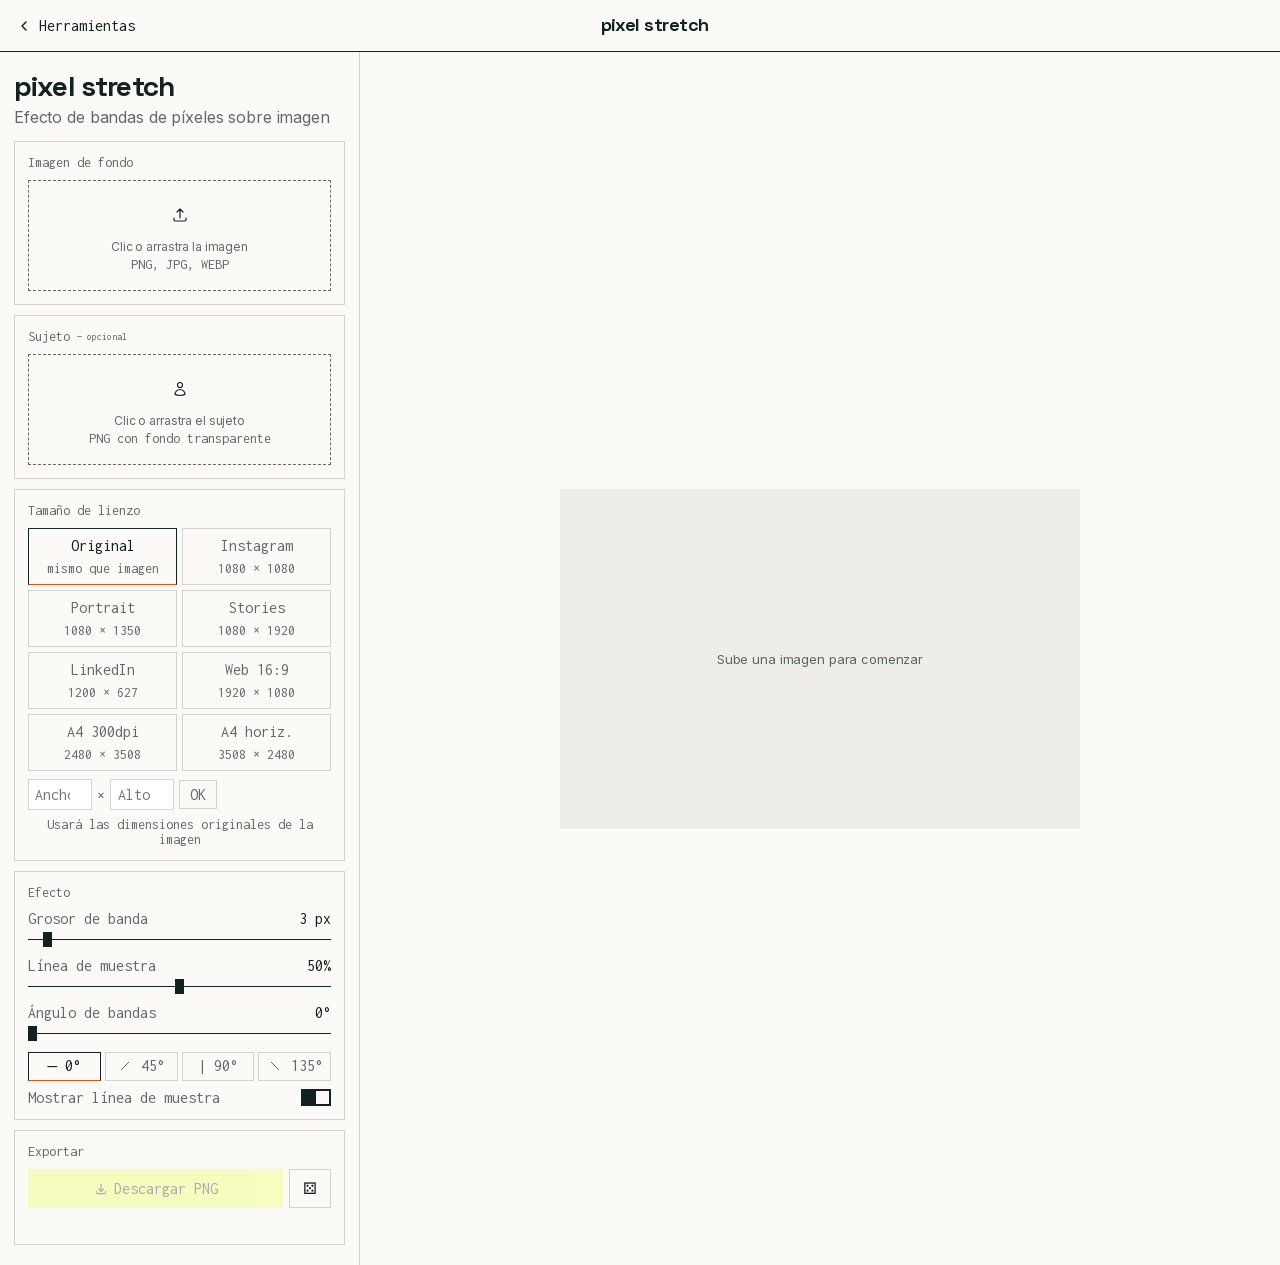
<file: pixelstretch.html>
<!DOCTYPE html>
<html lang="es">
<head>
<meta charset="UTF-8">
<meta name="viewport" content="width=device-width, initial-scale=1.0">
<title>Pixel Stretch</title>
<style>
* { box-sizing: border-box; margin: 0; padding: 0; }
:root {
  --bg: #f2efe9; --panel-bg: #ffffff; --border: #e4e0d8;
  --border-light: #ede9e2; --text: #1a1a1a; --text-2: #555;
  --text-3: #999; --accent: #1a1a1a; --accent-inv: #ffffff;
  --card-bg: #faf8f5; --input-bg: #f5f2ed; --hover-bg: #f0ece5;
  --radius: 10px; --radius-sm: 7px;
}
body { font-family: -apple-system, BlinkMacSystemFont, 'Segoe UI', sans-serif; background: var(--bg); color: var(--text); min-height: 100vh; font-size: 13px; display: flex; flex-direction: column; }

.app-header { height: 52px; background: var(--panel-bg); border-bottom: 1px solid var(--border); display: flex; align-items: center; justify-content: space-between; padding: 0 16px; flex-shrink: 0; }
.back-link { display: flex; align-items: center; gap: 7px; font-size: 13px; color: var(--text-2); text-decoration: none; padding: 6px 10px; border-radius: var(--radius-sm); transition: background .12s, color .12s; }
.back-link:hover { background: #f5f2ed; color: var(--text); }
.header-title { font-size: 14px; font-weight: 600; letter-spacing: -.2px; }

.app { display: flex; flex: 1; overflow: hidden; }

/* PANEL */
.panel { width: 296px; flex-shrink: 0; background: var(--panel-bg); border-right: 1px solid var(--border); overflow-y: auto; padding: 20px 14px; display: flex; flex-direction: column; gap: 10px; }
.panel-header { margin-bottom: 4px; }
.panel-header h1 { font-size: 17px; font-weight: 700; letter-spacing: -.3px; }
.panel-header p { font-size: 12px; color: var(--text-3); margin-top: 2px; }

/* CARDS */
.card { background: var(--card-bg); border: 1px solid var(--border-light); border-radius: var(--radius); padding: 13px; }
.stitle { font-size: 10px; font-weight: 700; color: var(--text-3); text-transform: uppercase; letter-spacing: .1em; margin-bottom: 10px; }

/* UPLOAD */
.upload-area { border: 1.5px dashed var(--border); border-radius: var(--radius-sm); padding: 18px 12px; text-align: center; cursor: pointer; color: var(--text-3); font-size: 12px; background: #fff; transition: border-color .15s, background .15s; }
.upload-area:hover { border-color: #888; background: var(--hover-bg); }
.upload-area.has-img { border-style: solid; border-color: var(--border); padding: 10px 12px; }
.upload-icon { width: 32px; height: 32px; background: var(--input-bg); border-radius: 7px; display: flex; align-items: center; justify-content: center; margin: 0 auto 8px; }
.upload-icon svg { opacity: .5; }
.upload-hint { font-size: 11px; color: var(--text-3); margin-top: 3px; }
.img-thumb { width: 100%; height: 68px; object-fit: cover; border-radius: 5px; display: block; }
.img-thumb.contain { object-fit: contain; background: #eee; }
.img-name { font-size: 11px; color: var(--text-2); margin-top: 6px; text-align: center; overflow: hidden; text-overflow: ellipsis; white-space: nowrap; }
input[type=file] { display: none; }

/* CONTROLS */
.ctrl { display: flex; flex-direction: column; gap: 4px; margin-bottom: 9px; }
.ctrl:last-child { margin-bottom: 0; }
.ctrl label { font-size: 11px; color: var(--text-2); display: flex; justify-content: space-between; }
.ctrl label b { color: var(--text); font-weight: 600; font-variant-numeric: tabular-nums; }
input[type=range] { width: 100%; accent-color: var(--accent); }

/* ANGLE PRESETS */
.angle-presets { display: flex; gap: 4px; margin-top: 6px; }
.ap { font-size: 10px; padding: 4px 6px; border: 1px solid var(--border); border-radius: 20px; cursor: pointer; background: #fff; color: var(--text-2); transition: all .12s; white-space: nowrap; flex: 1; text-align: center; }
.ap:hover { border-color: #aaa; }
.ap.on { background: var(--accent); color: var(--accent-inv); border-color: var(--accent); }

/* SIZE GRID */
.size-grid { display: grid; grid-template-columns: 1fr 1fr; gap: 5px; margin-bottom: 8px; }
.sbtn { font-size: 10px; padding: 6px 5px; border: 1px solid var(--border); border-radius: var(--radius-sm); cursor: pointer; background: #fff; color: var(--text-2); text-align: center; line-height: 1.4; transition: all .12s; }
.sbtn:hover { border-color: #aaa; }
.sbtn.on { background: var(--accent); color: var(--accent-inv); border-color: var(--accent); }
.sbtn span { display: block; font-size: 9px; opacity: .65; margin-top: 1px; }
.crow { display: flex; gap: 5px; align-items: center; }
.crow input[type=number] { width: 64px; padding: 6px; font-size: 12px; border: 1px solid var(--border); border-radius: var(--radius-sm); background: #fff; text-align: center; color: var(--text); outline: none; }
.crow input[type=number]:focus { border-color: #888; }
.crow span { font-size: 12px; color: var(--text-3); }
.diml { font-size: 11px; color: var(--text-3); text-align: center; margin-top: 7px; }

/* TOGGLE */
.toggle-row { display: flex; align-items: center; justify-content: space-between; margin-top: 8px; }
.toggle-label { font-size: 11px; color: var(--text-2); }
.toggle { position: relative; width: 30px; height: 17px; cursor: pointer; flex-shrink: 0; }
.toggle input { opacity: 0; width: 0; height: 0; }
.toggle-track { position: absolute; inset: 0; background: #ddd; border-radius: 10px; transition: background .15s; }
.toggle input:checked + .toggle-track { background: var(--accent); }
.toggle-thumb { position: absolute; top: 2px; left: 2px; width: 13px; height: 13px; background: #fff; border-radius: 50%; transition: left .15s; pointer-events: none; }
.toggle input:checked ~ .toggle-thumb { left: 15px; }

/* BUTTONS */
.bp { background: var(--accent); color: var(--accent-inv); border: none; border-radius: var(--radius-sm); padding: 10px 14px; font-size: 13px; font-weight: 500; cursor: pointer; width: 100%; display: flex; align-items: center; justify-content: center; gap: 6px; transition: opacity .15s; }
.bp:hover { opacity: .85; }
.bp:disabled { opacity: .35; cursor: not-allowed; }
.bs { background: #fff; color: var(--text); border: 1px solid var(--border); border-radius: var(--radius-sm); padding: 9px 14px; font-size: 13px; cursor: pointer; display: flex; align-items: center; justify-content: center; gap: 6px; transition: background .12s, border-color .12s; }
.bs:hover { background: var(--hover-bg); border-color: #bbb; }
.btn-row { display: flex; gap: 6px; }
.rm-btn { width: 100%; padding: 7px; font-size: 11px; background: #fff; border: 1px solid var(--border); border-radius: var(--radius-sm); color: var(--text-2); cursor: pointer; margin-top: 10px; transition: background .12s, border-color .12s; }
.rm-btn:hover { background: #fee8e8; border-color: #f5c0c0; color: #c00; }

/* STATUS */
.status { font-size: 11px; color: var(--text-3); text-align: center; min-height: 16px; margin-top: 7px; }

/* PREVIEW */
.preview-col { flex: 1; display: flex; flex-direction: column; align-items: center; justify-content: center; gap: 14px; padding: 28px; overflow: auto; }
.canvas-wrap { background: #ede8df; border-radius: var(--radius); padding: 14px; box-shadow: 0 6px 32px rgba(0,0,0,.10), 0 1px 4px rgba(0,0,0,.06); }
#preview { display: block; border-radius: 5px; max-width: 100%; max-height: 70vh; }
#preview.draggable { cursor: grab; }
#preview.dragging { cursor: grabbing; }
.preview-hint { font-size: 11px; color: var(--text-3); text-align: center; }
.empty-placeholder { width: 520px; height: 340px; background: #ede8df; border-radius: var(--radius); display: flex; align-items: center; justify-content: center; color: var(--text-3); font-size: 13px; }
</style>
<link rel="stylesheet" href="studio.css">
</head>
<body>

<header class="app-header">
  <a href="index.html" class="back-link">
    <svg width="16" height="16" viewBox="0 0 16 16" fill="none"><path d="M10 12L6 8L10 4" stroke="currentColor" stroke-width="1.5" stroke-linecap="round" stroke-linejoin="round"/></svg>
    Herramientas
  </a>
  <span class="header-title">Pixel Stretch</span>
  <div style="width:100px"></div>
</header>

<div class="app">
  <div class="panel">
    <div class="sheet-handle"><div class="sh-grip"></div><span class="sh-label">Controles</span><svg class="sh-chev" width="15" height="15" viewBox="0 0 24 24" fill="none" stroke="currentColor" stroke-width="2.2" stroke-linecap="round" stroke-linejoin="round"><path d="M6 15l6-6 6 6"/></svg></div>

    <div class="panel-header">
      <h1>Pixel Stretch</h1>
      <p>Efecto de bandas de píxeles sobre imagen</p>
    </div>

    <!-- IMAGEN DE FONDO -->
    <div class="card">
      <div class="stitle">Imagen de fondo</div>
      <div class="upload-area" id="dz-bg">
        <div class="upload-icon">
          <svg width="16" height="16" fill="none" stroke="currentColor" stroke-width="1.8" viewBox="0 0 24 24"><path stroke-linecap="round" stroke-linejoin="round" d="M3 16.5v2.25A2.25 2.25 0 005.25 21h13.5A2.25 2.25 0 0021 18.75V16.5m-13.5-9L12 3m0 0l4.5 4.5M12 3v13.5"/></svg>
        </div>
        Clic o arrastra la imagen
        <div class="upload-hint">PNG, JPG, WEBP</div>
      </div>
      <input type="file" id="fi-bg" accept="image/*">
    </div>

    <!-- SUJETO -->
    <div class="card">
      <div class="stitle">Sujeto <span style="font-weight:400;text-transform:none;letter-spacing:0;font-size:10px">— opcional</span></div>
      <div class="upload-area" id="dz-sub">
        <div class="upload-icon">
          <svg width="16" height="16" fill="none" stroke="currentColor" stroke-width="1.8" viewBox="0 0 24 24"><path stroke-linecap="round" stroke-linejoin="round" d="M15.75 6a3.75 3.75 0 11-7.5 0 3.75 3.75 0 017.5 0zM4.501 20.118a7.5 7.5 0 0114.998 0A17.933 17.933 0 0112 21.75c-2.676 0-5.216-.584-7.499-1.632z"/></svg>
        </div>
        Clic o arrastra el sujeto
        <div class="upload-hint">PNG con fondo transparente</div>
      </div>
      <input type="file" id="fi-sub" accept="image/png,image/webp">
    </div>

    <!-- LIENZO -->
    <div class="card">
      <div class="stitle">Tamaño de lienzo</div>
      <div class="size-grid" id="sizerow">
        <div class="sbtn on" data-w="0" data-h="0">Original<span>mismo que imagen</span></div>
        <div class="sbtn" data-w="1080" data-h="1080">Instagram<span>1080 × 1080</span></div>
        <div class="sbtn" data-w="1080" data-h="1350">Portrait<span>1080 × 1350</span></div>
        <div class="sbtn" data-w="1080" data-h="1920">Stories<span>1080 × 1920</span></div>
        <div class="sbtn" data-w="1200" data-h="627">LinkedIn<span>1200 × 627</span></div>
        <div class="sbtn" data-w="1920" data-h="1080">Web 16:9<span>1920 × 1080</span></div>
        <div class="sbtn" data-w="2480" data-h="3508">A4 300dpi<span>2480 × 3508</span></div>
        <div class="sbtn" data-w="3508" data-h="2480">A4 horiz.<span>3508 × 2480</span></div>
      </div>
      <div class="crow">
        <input type="number" id="cw" placeholder="Ancho" min="100" max="8000">
        <span>×</span>
        <input type="number" id="ch" placeholder="Alto" min="100" max="8000">
        <button class="ap" id="btncustom" style="flex:none;padding:5px 10px">OK</button>
      </div>
      <div class="diml" id="dimlabel">Usará las dimensiones originales de la imagen</div>
    </div>

    <!-- EFECTO -->
    <div class="card">
      <div class="stitle">Efecto</div>
      <div class="ctrl">
        <label>Grosor de banda <b id="v-band">3 px</b></label>
        <input type="range" id="band" min="1" max="40" step="1" value="3">
      </div>
      <div class="ctrl">
        <label>Línea de muestra <b id="v-col">50%</b></label>
        <input type="range" id="col" min="0" max="100" step="1" value="50">
      </div>
      <div class="ctrl" style="margin-bottom:0">
        <label>Ángulo de bandas <b id="v-angle">0°</b></label>
        <input type="range" id="angle" min="0" max="179" step="1" value="0">
        <div class="angle-presets">
          <div class="ap on" data-a="0">― 0°</div>
          <div class="ap" data-a="45">⟋ 45°</div>
          <div class="ap" data-a="90">| 90°</div>
          <div class="ap" data-a="135">⟍ 135°</div>
        </div>
      </div>
      <div class="toggle-row">
        <span class="toggle-label">Mostrar línea de muestra</span>
        <label class="toggle">
          <input type="checkbox" id="show-line" checked>
          <div class="toggle-track"></div>
          <div class="toggle-thumb"></div>
        </label>
      </div>
    </div>

    <!-- SUJETO CONTROLS -->
    <div class="card" id="sub-controls" style="display:none">
      <div class="stitle">Posición del sujeto</div>
      <div class="ctrl">
        <label>Tamaño <b id="v-scale">40%</b></label>
        <input type="range" id="sub-scale" min="5" max="130" step="1" value="40">
      </div>
      <div class="ctrl">
        <label>Posición X <b id="v-posx">50%</b></label>
        <input type="range" id="sub-posx" min="0" max="100" step="1" value="50">
      </div>
      <div class="ctrl">
        <label>Posición Y <b id="v-posy">60%</b></label>
        <input type="range" id="sub-posy" min="0" max="100" step="1" value="60">
      </div>
      <div class="ctrl">
        <label>Opacidad <b id="v-opacity">100%</b></label>
        <input type="range" id="sub-opacity" min="10" max="100" step="1" value="100">
      </div>
      <p style="font-size:11px;color:var(--text-3);margin-top:6px;line-height:1.5">También puedes arrastrar el sujeto en la vista previa.</p>
      <button class="rm-btn" id="btn-remove-sub">Quitar sujeto</button>
    </div>

    <!-- EXPORTAR -->
    <div class="card">
      <div class="stitle">Exportar</div>
      <div class="btn-row">
        <button class="bp" id="bdl" disabled style="flex:1">
          <svg width="14" height="14" fill="none" stroke="currentColor" stroke-width="2" viewBox="0 0 24 24"><path stroke-linecap="round" stroke-linejoin="round" d="M4 16v1a3 3 0 003 3h10a3 3 0 003-3v-1m-4-4l-4 4m0 0l-4-4m4 4V4"/></svg>
          Descargar PNG
        </button>
        <button class="bs" id="brandom" title="Aleatorizar parámetros" style="width:auto;padding:9px 13px">⚄</button>
      </div>
      <p class="status" id="status"></p>
    </div>
  </div>

  <!-- PREVIEW -->
  <div class="preview-col">
    <div id="empty-state" class="empty-placeholder">Sube una imagen para comenzar</div>
    <div class="canvas-wrap" id="canvas-wrap" style="display:none">
      <canvas id="preview"></canvas>
    </div>
    <p class="preview-hint" id="preview-hint" style="display:none">Vista previa · la descarga usa el tamaño de lienzo seleccionado</p>
  </div>
</div>

<script>
const S = {
  bgImg: null, subImg: null,
  bandH: 3, sampleCol: 0.5, angle: 0,
  subX: 0.5, subY: 0.6, subW: 0.40, subOpacity: 1.0,
  showLine: true,
  exportW: 0, exportH: 0,   // 0 = same as source image
};

const PREVIEW_MAX = 600;

function setStatus(t) { document.getElementById('status').textContent = t; }

function targetDims() {
  const W = S.exportW || (S.bgImg ? S.bgImg.width  : PREVIEW_MAX);
  const H = S.exportH || (S.bgImg ? S.bgImg.height : PREVIEW_MAX);
  return { W, H };
}

function previewSize() {
  const { W, H } = targetDims();
  const r = W / H;
  return r >= 1
    ? { w: PREVIEW_MAX, h: Math.round(PREVIEW_MAX / r) }
    : { w: Math.round(PREVIEW_MAX * r), h: PREVIEW_MAX };
}

function setExport(w, h) {
  S.exportW = w; S.exportH = h;
  document.getElementById('dimlabel').textContent = w
    ? `Exportará a ${w} × ${h} px`
    : 'Usará las dimensiones originales de la imagen';
}

// ── Pixel stretch (arbitrary angle) ──────────────────────────
function buildStretch(img, W, H) {
  const tmp = document.createElement('canvas');
  tmp.width = W; tmp.height = H;
  const tc = tmp.getContext('2d');
  tc.drawImage(img, 0, 0, W, H);
  const sd = tc.getImageData(0, 0, W, H).data;

  const out = document.createElement('canvas');
  out.width = W; out.height = H;
  const oc = out.getContext('2d');
  const id = oc.createImageData(W, H);
  const od = id.data;

  const α = S.angle * Math.PI / 180;
  const cosA = Math.cos(α), sinA = Math.sin(α);
  const perpOffset = (S.sampleCol - 0.5) * Math.max(W, H);
  const cx = W / 2, cy = H / 2;

  for (let y = 0; y < H; y++) {
    for (let x = 0; x < W; x++) {
      const d = -(x - cx) * sinA + (y - cy) * cosA;
      const band = Math.floor(d / S.bandH);
      const c = band * S.bandH + Math.floor(S.bandH / 2);
      let sx = cx - c * sinA + perpOffset * cosA;
      let sy = cy + c * cosA + perpOffset * sinA;
      sx = Math.max(0, Math.min(W - 1, Math.round(sx)));
      sy = Math.max(0, Math.min(H - 1, Math.round(sy)));
      const si = (sy * W + sx) * 4;
      const di = (y * W + x) * 4;
      od[di] = sd[si]; od[di+1] = sd[si+1]; od[di+2] = sd[si+2]; od[di+3] = 255;
    }
  }

  oc.putImageData(id, 0, 0);
  return out;
}

function compositeSubject(ctx, W, H) {
  if (!S.subImg) return;
  const sw = W * S.subW;
  const sh = sw * (S.subImg.height / S.subImg.width);
  ctx.globalAlpha = S.subOpacity;
  ctx.drawImage(S.subImg, S.subX * W - sw / 2, S.subY * H - sh / 2, sw, sh);
  ctx.globalAlpha = 1;
}

function drawIndicator(ctx, W, H) {
  if (!S.showLine) return;
  const α = S.angle * Math.PI / 180;
  const cosA = Math.cos(α), sinA = Math.sin(α);
  const perpOffset = (S.sampleCol - 0.5) * Math.max(W, H);
  const lx = W / 2 + perpOffset * cosA;
  const ly = H / 2 + perpOffset * sinA;
  const len = Math.max(W, H) * 1.5;
  ctx.save();
  ctx.strokeStyle = 'rgba(255,255,255,0.7)';
  ctx.lineWidth = 1.5;
  ctx.setLineDash([5, 5]);
  ctx.beginPath();
  ctx.moveTo(lx - len * cosA, ly - len * sinA);
  ctx.lineTo(lx + len * cosA, ly + len * sinA);
  ctx.stroke();
  ctx.restore();
}

// ── Render ────────────────────────────────────────────────────
let _rt = null;
function scheduleRender() { clearTimeout(_rt); _rt = setTimeout(doRender, 80); }

function doRender() {
  if (!S.bgImg) return;
  const { w, h } = previewSize();
  const cv = document.getElementById('preview');
  cv.width = w; cv.height = h;
  const ctx = cv.getContext('2d');
  ctx.drawImage(buildStretch(S.bgImg, w, h), 0, 0);
  compositeSubject(ctx, w, h);
  drawIndicator(ctx, w, h);
  document.getElementById('bdl').disabled = false;
}

// ── Export ────────────────────────────────────────────────────
function doExport() {
  if (!S.bgImg) return;
  const { W, H } = targetDims();
  setStatus('Renderizando ' + W + '×' + H + '…');
  document.getElementById('bdl').disabled = true;
  setTimeout(() => {
    const cv = document.createElement('canvas');
    cv.width = W; cv.height = H;
    const ctx = cv.getContext('2d');
    ctx.drawImage(buildStretch(S.bgImg, W, H), 0, 0);
    compositeSubject(ctx, W, H);
    cv.toBlob(blob => {
      const url = URL.createObjectURL(blob);
      const a = document.createElement('a');
      a.href = url; a.download = 'pixel-stretch.png';
      document.body.appendChild(a); a.click(); document.body.removeChild(a);
      setTimeout(() => URL.revokeObjectURL(url), 2000);
      setStatus('✓ Descargado · ' + W + '×' + H + ' px');
      setTimeout(() => setStatus(''), 3000);
      document.getElementById('bdl').disabled = false;
    }, 'image/png');
  }, 30);
}

// ── Random ────────────────────────────────────────────────────
function randomize() {
  S.bandH   = 1 + Math.floor(Math.random() * 25);
  S.sampleCol = Math.random();
  S.angle   = Math.floor(Math.random() * 180);

  document.getElementById('band').value  = S.bandH;
  document.getElementById('v-band').textContent = S.bandH + ' px';
  document.getElementById('col').value   = Math.round(S.sampleCol * 100);
  document.getElementById('v-col').textContent  = Math.round(S.sampleCol * 100) + '%';
  document.getElementById('angle').value = S.angle;
  document.getElementById('v-angle').textContent = S.angle + '°';

  document.querySelectorAll('.ap').forEach(b =>
    b.classList.toggle('on', Math.abs(parseInt(b.dataset.a) - S.angle) < 2)
  );
  scheduleRender();
}

// ── Image loading ─────────────────────────────────────────────
function loadBg(f) {
  if (!f || !f.type.startsWith('image/')) return;
  const url = URL.createObjectURL(f);
  const img = new Image();
  img.onload = () => {
    S.bgImg = img;
    URL.revokeObjectURL(url);
    document.getElementById('empty-state').style.display = 'none';
    document.getElementById('canvas-wrap').style.display = '';
    document.getElementById('preview-hint').style.display = '';
    const dz = document.getElementById('dz-bg');
    dz.classList.add('has-img');
    dz.innerHTML = `<img class="img-thumb" src="${img.src}"><div class="img-name">${f.name}</div>`;
    scheduleRender();
  };
  img.src = url;
}

function loadSubject(f) {
  if (!f || !f.type.startsWith('image/')) return;
  const url = URL.createObjectURL(f);
  const img = new Image();
  img.onload = () => {
    S.subImg = img;
    URL.revokeObjectURL(url);
    document.getElementById('sub-controls').style.display = '';
    document.getElementById('preview').classList.add('draggable');
    const dz = document.getElementById('dz-sub');
    dz.classList.add('has-img');
    dz.innerHTML = `<img class="img-thumb contain" src="${img.src}"><div class="img-name">${f.name}</div>`;
    scheduleRender();
  };
  img.src = url;
}

// ── Subject drag ──────────────────────────────────────────────
let dragging = false, offX = 0, offY = 0;

document.getElementById('preview').addEventListener('mousedown', e => {
  if (!S.subImg) return;
  const cv = document.getElementById('preview');
  const rect = cv.getBoundingClientRect();
  offX = (e.clientX - rect.left) / rect.width  - S.subX;
  offY = (e.clientY - rect.top)  / rect.height - S.subY;
  dragging = true;
  cv.classList.add('dragging');
  e.preventDefault();
});
window.addEventListener('mousemove', e => {
  if (!dragging) return;
  const cv = document.getElementById('preview');
  const rect = cv.getBoundingClientRect();
  S.subX = Math.max(0, Math.min(1, (e.clientX - rect.left) / rect.width  - offX));
  S.subY = Math.max(0, Math.min(1, (e.clientY - rect.top)  / rect.height - offY));
  document.getElementById('sub-posx').value = Math.round(S.subX * 100);
  document.getElementById('v-posx').textContent = Math.round(S.subX * 100) + '%';
  document.getElementById('sub-posy').value = Math.round(S.subY * 100);
  document.getElementById('v-posy').textContent = Math.round(S.subY * 100) + '%';
  scheduleRender();
});
window.addEventListener('mouseup', () => {
  if (dragging) { dragging = false; document.getElementById('preview').classList.remove('dragging'); }
});

// ── Upload zones ──────────────────────────────────────────────
function setupUpload(dzId, inputId, handler) {
  const dz = document.getElementById(dzId), fi = document.getElementById(inputId);
  dz.addEventListener('click', () => fi.click());
  fi.addEventListener('change', e => { handler(e.target.files[0]); fi.value = ''; });
  dz.addEventListener('dragover',  e => { e.preventDefault(); dz.style.borderColor = '#555'; });
  dz.addEventListener('dragleave', ()  => dz.style.borderColor = '');
  dz.addEventListener('drop', e => { e.preventDefault(); dz.style.borderColor = ''; handler(e.dataTransfer.files[0]); });
}
setupUpload('dz-bg',  'fi-bg',  loadBg);
setupUpload('dz-sub', 'fi-sub', loadSubject);

// ── Size grid ─────────────────────────────────────────────────
document.getElementById('sizerow').querySelectorAll('.sbtn').forEach(b => b.addEventListener('click', () => {
  document.querySelectorAll('.sbtn').forEach(x => x.classList.remove('on'));
  b.classList.add('on');
  setExport(parseInt(b.dataset.w), parseInt(b.dataset.h));
  scheduleRender();
}));
document.getElementById('btncustom').addEventListener('click', () => {
  const w = parseInt(document.getElementById('cw').value);
  const h = parseInt(document.getElementById('ch').value);
  if (w >= 100 && w <= 8000 && h >= 100 && h <= 8000) {
    document.querySelectorAll('.sbtn').forEach(x => x.classList.remove('on'));
    setExport(w, h);
    scheduleRender();
  }
});

// ── Effect controls ───────────────────────────────────────────
document.getElementById('band').addEventListener('input', function() {
  S.bandH = parseInt(this.value);
  document.getElementById('v-band').textContent = this.value + ' px';
  scheduleRender();
});
document.getElementById('col').addEventListener('input', function() {
  S.sampleCol = parseInt(this.value) / 100;
  document.getElementById('v-col').textContent = this.value + '%';
  scheduleRender();
});
document.getElementById('angle').addEventListener('input', function() {
  S.angle = parseInt(this.value);
  document.getElementById('v-angle').textContent = this.value + '°';
  document.querySelectorAll('.ap').forEach(b =>
    b.classList.toggle('on', Math.abs(parseInt(b.dataset.a) - S.angle) < 2)
  );
  scheduleRender();
});
document.querySelectorAll('.ap').forEach(b => b.addEventListener('click', () => {
  S.angle = parseInt(b.dataset.a);
  document.getElementById('angle').value = S.angle;
  document.getElementById('v-angle').textContent = S.angle + '°';
  document.querySelectorAll('.ap').forEach(x => x.classList.remove('on'));
  b.classList.add('on');
  scheduleRender();
}));
document.getElementById('show-line').addEventListener('change', function() {
  S.showLine = this.checked; scheduleRender();
});

// ── Subject controls ──────────────────────────────────────────
document.getElementById('sub-scale').addEventListener('input', function() {
  S.subW = parseInt(this.value) / 100;
  document.getElementById('v-scale').textContent = this.value + '%';
  scheduleRender();
});
document.getElementById('sub-posx').addEventListener('input', function() {
  S.subX = parseInt(this.value) / 100;
  document.getElementById('v-posx').textContent = this.value + '%';
  scheduleRender();
});
document.getElementById('sub-posy').addEventListener('input', function() {
  S.subY = parseInt(this.value) / 100;
  document.getElementById('v-posy').textContent = this.value + '%';
  scheduleRender();
});
document.getElementById('sub-opacity').addEventListener('input', function() {
  S.subOpacity = parseInt(this.value) / 100;
  document.getElementById('v-opacity').textContent = this.value + '%';
  scheduleRender();
});
document.getElementById('btn-remove-sub').addEventListener('click', () => {
  S.subImg = null;
  document.getElementById('sub-controls').style.display = 'none';
  const cv = document.getElementById('preview');
  cv.classList.remove('draggable', 'dragging');
  const dz = document.getElementById('dz-sub');
  dz.classList.remove('has-img');
  dz.innerHTML = `<div class="upload-icon"><svg width="16" height="16" fill="none" stroke="currentColor" stroke-width="1.8" viewBox="0 0 24 24"><path stroke-linecap="round" stroke-linejoin="round" d="M15.75 6a3.75 3.75 0 11-7.5 0 3.75 3.75 0 017.5 0zM4.501 20.118a7.5 7.5 0 0114.998 0A17.933 17.933 0 0112 21.75c-2.676 0-5.216-.584-7.499-1.632z"/></svg></div>Clic o arrastra el sujeto<div class="upload-hint">PNG con fondo transparente</div>`;
  scheduleRender();
});

document.getElementById('bdl').addEventListener('click', doExport);
document.getElementById('brandom').addEventListener('click', randomize);
</script>
<script src="studio.js"></script>
</body>
</html>
</file>
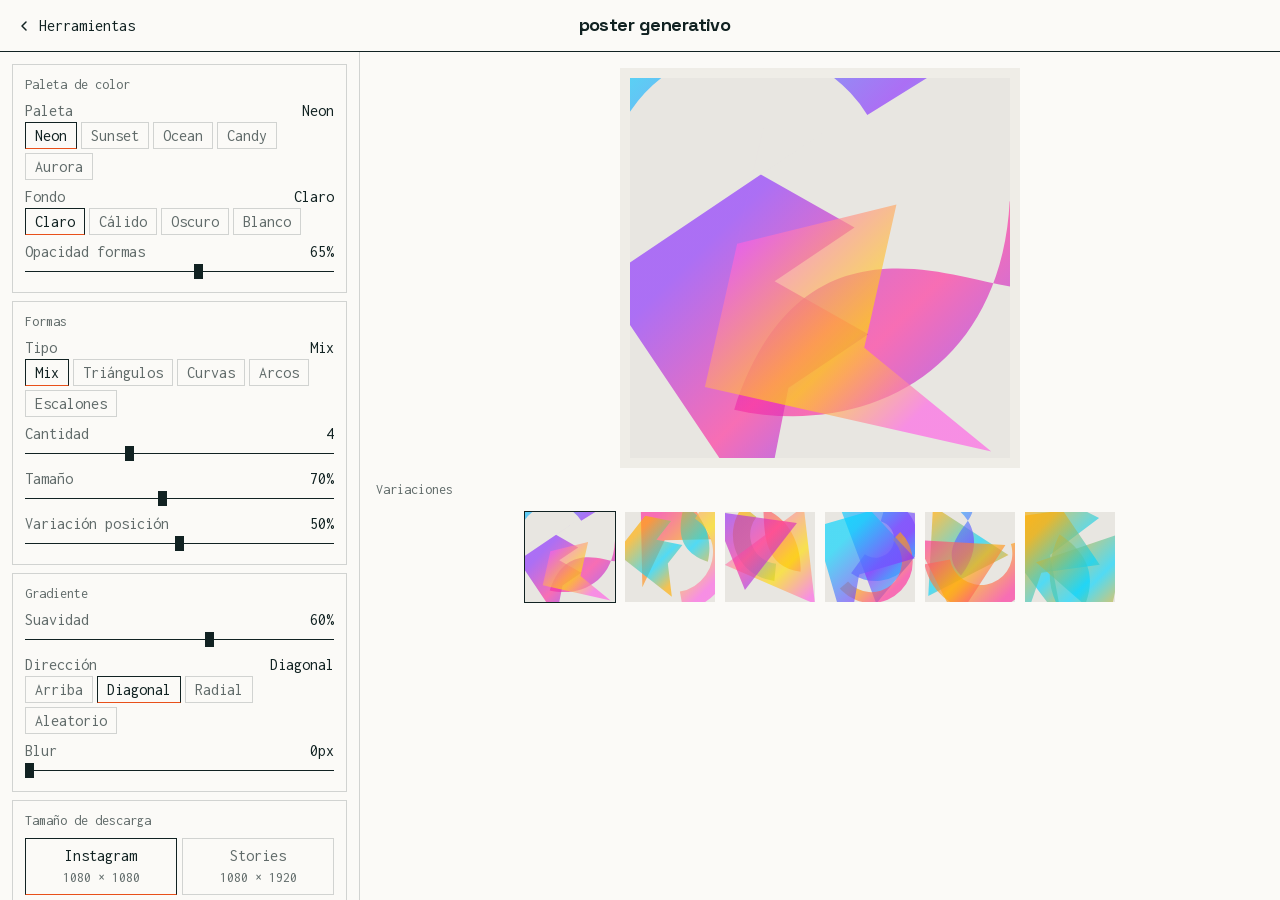
<file: poster.html>
<!DOCTYPE html>
<html lang="es">
<head>
<meta charset="UTF-8">
<meta name="viewport" content="width=device-width, initial-scale=1.0">
<title>Poster Generativo — Herramientas de diseño</title>
<style>
* { box-sizing: border-box; margin: 0; padding: 0; }

:root {
  --bg: #f2efe9;
  --surface: #ffffff;
  --surface-2: #f5f2ed;
  --border: #e4e0d8;
  --border-2: #d0ccc5;
  --text: #1a1a1a;
  --text-2: #666;
  --text-3: #999;
  --radius: 10px;
  --radius-sm: 7px;
  --header-h: 52px;
}

body {
  font-family: -apple-system, BlinkMacSystemFont, 'Segoe UI', sans-serif;
  background: var(--bg);
  color: var(--text);
  height: 100vh;
  overflow: hidden;
  display: flex;
  flex-direction: column;
}

/* ── HEADER ── */
.app-header {
  height: var(--header-h);
  background: var(--surface);
  border-bottom: 1px solid var(--border);
  display: flex;
  align-items: center;
  justify-content: space-between;
  padding: 0 16px;
  flex-shrink: 0;
}

.back-link {
  display: flex;
  align-items: center;
  gap: 7px;
  font-size: 13px;
  color: var(--text-2);
  text-decoration: none;
  padding: 6px 10px;
  border-radius: var(--radius-sm);
  transition: background 0.12s, color 0.12s;
}
.back-link:hover { background: var(--surface-2); color: var(--text); }

.header-title {
  font-size: 14px;
  font-weight: 600;
  color: var(--text);
  letter-spacing: -0.2px;
}

.header-right { width: 100px; }

/* ── MAIN LAYOUT ── */
.app {
  display: flex;
  flex: 1;
  min-height: 0;
}

/* ── LEFT PANEL ── */
.panel {
  width: 272px;
  flex-shrink: 0;
  display: flex;
  flex-direction: column;
  gap: 8px;
  padding: 12px;
  border-right: 1px solid var(--border);
  overflow-y: auto;
  background: var(--bg);
}

/* ── RIGHT PREVIEW ── */
.preview-area {
  flex: 1;
  display: flex;
  flex-direction: column;
  align-items: center;
  gap: 14px;
  padding: 16px;
  overflow-y: auto;
  background: var(--bg);
}

/* ── Cards ── */
.card {
  background: var(--surface);
  border: 1px solid var(--border);
  border-radius: var(--radius);
  padding: 12px;
}

.stitle {
  font-size: 10px;
  font-weight: 700;
  color: var(--text-3);
  text-transform: uppercase;
  letter-spacing: 0.09em;
  margin-bottom: 10px;
}

.ctrl { display: flex; flex-direction: column; gap: 3px; margin-bottom: 8px; }
.ctrl:last-child { margin-bottom: 0; }
.ctrl label {
  font-size: 10px;
  color: var(--text-2);
  display: flex;
  justify-content: space-between;
  align-items: center;
}
.ctrl label b { font-weight: 600; color: var(--text); font-variant-numeric: tabular-nums; }
input[type=range] { width: 100%; accent-color: var(--text); }

.mrow { display: flex; gap: 4px; flex-wrap: wrap; }
.mb {
  font-size: 10px;
  padding: 3px 8px;
  border: 1px solid var(--border);
  border-radius: 20px;
  cursor: pointer;
  background: var(--surface-2);
  color: var(--text-2);
  transition: all 0.12s;
  white-space: nowrap;
}
.mb:hover { border-color: var(--text-3); }
.mb.on { background: var(--text); color: var(--surface); border-color: var(--text); }

.acts { display: flex; flex-direction: column; gap: 6px; }

.bp {
  background: var(--text);
  color: var(--surface);
  border: none;
  border-radius: var(--radius-sm);
  padding: 8px 12px;
  font-size: 12px;
  font-weight: 500;
  cursor: pointer;
  width: 100%;
  display: flex;
  align-items: center;
  justify-content: center;
  gap: 5px;
  transition: opacity 0.12s;
}
.bp:hover { opacity: 0.82; }

.bs {
  background: var(--surface);
  color: var(--text);
  border: 1px solid var(--border-2);
  border-radius: var(--radius-sm);
  padding: 8px 12px;
  font-size: 12px;
  cursor: pointer;
  width: 100%;
  display: flex;
  align-items: center;
  justify-content: center;
  gap: 5px;
  transition: background 0.12s;
}
.bs:hover { background: var(--surface-2); }

.poster-wrap {
  background: #e8e6e0;
  border-radius: 8px;
  padding: 10px;
  box-shadow: 0 2px 24px rgba(0,0,0,0.10);
}
canvas#poster { display: block; border-radius: 4px; }

.variations-label {
  font-size: 10px;
  color: var(--text-3);
  font-weight: 600;
  text-transform: uppercase;
  letter-spacing: 0.07em;
  align-self: flex-start;
}

.grid-row { display: flex; gap: 8px; flex-wrap: wrap; justify-content: flex-start; }

.mini-thumb {
  cursor: pointer;
  border-radius: 6px;
  overflow: hidden;
  border: 1.5px solid transparent;
  transition: border-color 0.12s, transform 0.12s;
}
.mini-thumb:hover { transform: translateY(-1px); }
.mini-thumb.active { border-color: var(--text); }
.mini-thumb canvas { display: block; }

.size-grid { display: grid; grid-template-columns: 1fr 1fr; gap: 5px; }
.size-btn {
  font-size: 10px;
  padding: 6px 6px;
  border: 1px solid var(--border);
  border-radius: var(--radius-sm);
  cursor: pointer;
  background: var(--surface-2);
  color: var(--text-2);
  text-align: center;
  line-height: 1.4;
  transition: all 0.12s;
}
.size-btn:hover { border-color: var(--text-3); }
.size-btn.on { background: var(--text); color: var(--surface); border-color: var(--text); }
.size-btn span { display: block; font-size: 9px; opacity: 0.65; margin-top: 1px; }

.custom-row {
  display: flex;
  gap: 5px;
  align-items: center;
  margin-top: 7px;
}
.custom-row input[type=number] {
  width: 58px;
  padding: 5px 6px;
  font-size: 11px;
  border: 1px solid var(--border-2);
  border-radius: var(--radius-sm);
  background: var(--surface-2);
  color: var(--text);
  text-align: center;
}
.custom-row span { font-size: 11px; color: var(--text-3); }

.dim-label {
  font-size: 10px;
  color: var(--text-3);
  text-align: center;
  margin-top: 5px;
}
</style>
<link rel="stylesheet" href="studio.css">
</head>
<body>

<!-- HEADER -->
<header class="app-header">
  <a href="index.html" class="back-link">
    <svg width="16" height="16" viewBox="0 0 16 16" fill="none">
      <path d="M10 12L6 8L10 4" stroke="currentColor" stroke-width="1.5" stroke-linecap="round" stroke-linejoin="round"/>
    </svg>
    Herramientas
  </a>
  <span class="header-title">Poster generativo</span>
  <div class="header-right"></div>
</header>

<!-- MAIN -->
<div class="app">

  <!-- LEFT PANEL -->
  <div class="panel">

    <div class="sheet-handle"><div class="sh-grip"></div><span class="sh-label">Controles</span><svg class="sh-chev" width="15" height="15" viewBox="0 0 24 24" fill="none" stroke="currentColor" stroke-width="2.2" stroke-linecap="round" stroke-linejoin="round"><path d="M6 15l6-6 6 6"/></svg></div>

    <div class="card">
      <div class="stitle">Paleta de color</div>
      <div class="ctrl">
        <label>Paleta <b id="vpal">Neon</b></label>
        <div class="mrow" id="palrow">
          <div class="mb on" data-p="neon">Neon</div>
          <div class="mb" data-p="sunset">Sunset</div>
          <div class="mb" data-p="ocean">Ocean</div>
          <div class="mb" data-p="candy">Candy</div>
          <div class="mb" data-p="aurora">Aurora</div>
        </div>
      </div>
      <div class="ctrl">
        <label>Fondo <b id="vbg">Claro</b></label>
        <div class="mrow" id="bgrow">
          <div class="mb on" data-bg="light">Claro</div>
          <div class="mb" data-bg="warm">Cálido</div>
          <div class="mb" data-bg="dark">Oscuro</div>
          <div class="mb" data-bg="white">Blanco</div>
        </div>
      </div>
      <div class="ctrl">
        <label>Opacidad formas <b id="vop">65%</b></label>
        <input type="range" id="op" min="20" max="100" step="1" value="65">
      </div>
    </div>

    <div class="card">
      <div class="stitle">Formas</div>
      <div class="ctrl">
        <label>Tipo <b id="vshape">Mix</b></label>
        <div class="mrow" id="shaperow">
          <div class="mb on" data-sh="mix">Mix</div>
          <div class="mb" data-sh="triangles">Triángulos</div>
          <div class="mb" data-sh="curves">Curvas</div>
          <div class="mb" data-sh="arcs">Arcos</div>
          <div class="mb" data-sh="steps">Escalones</div>
        </div>
      </div>
      <div class="ctrl">
        <label>Cantidad <b id="vn">4</b></label>
        <input type="range" id="nshapes" min="2" max="8" step="1" value="4">
      </div>
      <div class="ctrl">
        <label>Tamaño <b id="vsz">70%</b></label>
        <input type="range" id="sz" min="30" max="120" step="1" value="70">
      </div>
      <div class="ctrl">
        <label>Variación posición <b id="vpos">50%</b></label>
        <input type="range" id="posv" min="0" max="100" step="1" value="50">
      </div>
    </div>

    <div class="card">
      <div class="stitle">Gradiente</div>
      <div class="ctrl">
        <label>Suavidad <b id="vsmooth">60%</b></label>
        <input type="range" id="smooth" min="0" max="100" step="1" value="60">
      </div>
      <div class="ctrl">
        <label>Dirección <b id="vdir">Diagonal</b></label>
        <div class="mrow" id="dirrow">
          <div class="mb" data-dir="top">Arriba</div>
          <div class="mb on" data-dir="diag">Diagonal</div>
          <div class="mb" data-dir="radial">Radial</div>
          <div class="mb" data-dir="rand">Aleatorio</div>
        </div>
      </div>
      <div class="ctrl">
        <label>Blur <b id="vblur">0px</b></label>
        <input type="range" id="blur" min="0" max="120" step="2" value="0">
      </div>
    </div>

    <div class="card">
      <div class="stitle">Tamaño de descarga</div>
      <div class="size-grid" id="sizerow">
        <div class="size-btn on" data-w="1080" data-h="1080">Instagram<span>1080 × 1080</span></div>
        <div class="size-btn" data-w="1080" data-h="1920">Stories<span>1080 × 1920</span></div>
        <div class="size-btn" data-w="2480" data-h="3508">A4 300dpi<span>2480 × 3508</span></div>
        <div class="size-btn" data-w="1684" data-h="2384">A4 72dpi<span>1684 × 2384</span></div>
        <div class="size-btn" data-w="1920" data-h="1080">Landscape<span>1920 × 1080</span></div>
        <div class="size-btn" data-w="2000" data-h="3000">Poster<span>2000 × 3000</span></div>
      </div>
      <div class="custom-row">
        <input type="number" id="cw" placeholder="W" min="100" max="8000" value="">
        <span>×</span>
        <input type="number" id="ch" placeholder="H" min="100" max="8000" value="">
        <button class="mb" id="btn-custom" style="margin:0;padding:4px 9px">OK</button>
      </div>
      <div class="dim-label" id="dimlabel">1080 × 1080 px</div>
    </div>

    <div class="card">
      <div class="acts">
        <button class="bp" id="bgen">⚄ Nuevo aleatorio</button>
        <button class="bs" id="bdl">↓ Descargar PNG</button>
      </div>
    </div>

  </div>

  <!-- RIGHT PREVIEW -->
  <div class="preview-area">
    <div class="poster-wrap" id="posterwrap">
      <canvas id="poster" width="380" height="380"></canvas>
    </div>
    <div class="variations-label">Variaciones</div>
    <div class="grid-row" id="thumbgrid"></div>
  </div>
</div>

<script>
const cv = document.getElementById('poster');
const ctx = cv.getContext('2d');

const PALETTES = {
  neon:   [ ['#FF2D9C','#FFAD00'], ['#8B2FFF','#FF2D9C'], ['#00D4FF','#8B2FFF'], ['#FFAD00','#00D4FF'], ['#FF5FE5','#FFDE00'] ],
  sunset: [ ['#FF6B35','#FFC93C'], ['#FF3CAC','#FF6B35'], ['#7B2FBE','#FF3CAC'], ['#FFC93C','#7B2FBE'], ['#FF8C42','#FFED99'] ],
  ocean:  [ ['#00B4D8','#90E0EF'], ['#0077B6','#00B4D8'], ['#48CAE4','#ADE8F4'], ['#023E8A','#0077B6'], ['#CAF0F8','#48CAE4'] ],
  candy:  [ ['#FF9EBC','#FFCF77'], ['#B5E4FF','#FF9EBC'], ['#A7F5B2','#B5E4FF'], ['#FFA3E0','#A7F5B2'], ['#FFCF77','#FF9EBC'] ],
  aurora: [ ['#00F5D4','#9B5DE5'], ['#F15BB5','#00F5D4'], ['#FEE440','#F15BB5'], ['#9B5DE5','#FEE440'], ['#00BBF9','#9B5DE5'] ],
};
const BG_COLORS = { light:'#E8E6E1', warm:'#EDE8E0', dark:'#1A1820', white:'#FFFFFF' };

let currentPalette='neon', currentBg='light', currentShape='mix', currentDir='diag';
let currentSeed=Math.random()*9999|0, thumbSeeds=[];
let exportW=1080, exportH=1080;
const MAX_PREVIEW=380;

function previewDims(ew,eh) {
  const ratio=ew/eh;
  return ratio>=1 ? [MAX_PREVIEW, Math.round(MAX_PREVIEW/ratio)] : [Math.round(MAX_PREVIEW*ratio), MAX_PREVIEW];
}

function setExportSize(w,h) {
  exportW=w; exportH=h;
  const [pw,ph]=previewDims(w,h);
  cv.width=pw; cv.height=ph;
  document.getElementById('dimlabel').textContent=w+' × '+h+' px';
  drawPoster(cv,ctx,pw,ph,currentSeed);
  updateThumbs();
}

const SL = {
  op:{id:'op',out:'vop',fmt:v=>v+'%'}, nshapes:{id:'nshapes',out:'vn',fmt:v=>+v},
  sz:{id:'sz',out:'vsz',fmt:v=>v+'%'}, posv:{id:'posv',out:'vpos',fmt:v=>v+'%'},
  smooth:{id:'smooth',out:'vsmooth',fmt:v=>v+'%'}, blur:{id:'blur',out:'vblur',fmt:v=>v+'px'},
};
function gp(k){return parseFloat(document.getElementById(SL[k].id).value);}
Object.values(SL).forEach(s=>{
  document.getElementById(s.id).addEventListener('input',()=>{
    document.getElementById(s.out).textContent=s.fmt(document.getElementById(s.id).value);
    drawPoster(cv,ctx,cv.width,cv.height,currentSeed); updateThumbs();
  });
});

document.getElementById('palrow').querySelectorAll('.mb').forEach(b=>b.onclick=()=>{
  document.querySelectorAll('#palrow .mb').forEach(x=>x.classList.remove('on')); b.classList.add('on');
  currentPalette=b.dataset.p; document.getElementById('vpal').textContent=b.textContent;
  drawPoster(cv,ctx,cv.width,cv.height,currentSeed); updateThumbs();
});
document.getElementById('bgrow').querySelectorAll('.mb').forEach(b=>b.onclick=()=>{
  document.querySelectorAll('#bgrow .mb').forEach(x=>x.classList.remove('on')); b.classList.add('on');
  currentBg=b.dataset.bg; document.getElementById('vbg').textContent=b.textContent;
  drawPoster(cv,ctx,cv.width,cv.height,currentSeed); updateThumbs();
});
document.getElementById('shaperow').querySelectorAll('.mb').forEach(b=>b.onclick=()=>{
  document.querySelectorAll('#shaperow .mb').forEach(x=>x.classList.remove('on')); b.classList.add('on');
  currentShape=b.dataset.sh; document.getElementById('vshape').textContent=b.textContent;
  drawPoster(cv,ctx,cv.width,cv.height,currentSeed); updateThumbs();
});
document.getElementById('dirrow').querySelectorAll('.mb').forEach(b=>b.onclick=()=>{
  document.querySelectorAll('#dirrow .mb').forEach(x=>x.classList.remove('on')); b.classList.add('on');
  currentDir=b.dataset.dir; document.getElementById('vdir').textContent=b.textContent;
  drawPoster(cv,ctx,cv.width,cv.height,currentSeed); updateThumbs();
});
document.getElementById('sizerow').querySelectorAll('.size-btn').forEach(b=>b.onclick=()=>{
  document.querySelectorAll('.size-btn').forEach(x=>x.classList.remove('on')); b.classList.add('on');
  setExportSize(parseInt(b.dataset.w),parseInt(b.dataset.h));
});
document.getElementById('btn-custom').onclick=()=>{
  const w=parseInt(document.getElementById('cw').value), h=parseInt(document.getElementById('ch').value);
  if(w>=100&&w<=8000&&h>=100&&h<=8000){ document.querySelectorAll('.size-btn').forEach(x=>x.classList.remove('on')); setExportSize(w,h); }
};

function makeRng(seed){ let s=(seed>>>0)||1; return ()=>{ s=Math.imul(s,1664525)+1013904223>>>0; return s/4294967296; }; }

function drawShape(c2,type,rng,cw,ch,sz,posv,pair,opacity,blurPx,dir,smooth) {
  const x=rng()*cw*posv/100+cw*(1-posv/100)*0.5, y=rng()*ch*posv/100+ch*(1-posv/100)*0.5;
  const size=(sz/100)*Math.min(cw,ch)*(0.5+rng()*0.6);
  c2.save();
  if(blurPx>0) c2.filter=`blur(${blurPx*(cw/380)}px)`;
  c2.globalAlpha=opacity/100;
  let gx1=x-size/2,gy1=y-size/2,gx2=x+size/2,gy2=y+size/2;
  if(dir==='top'){ gx1=x;gy1=y-size;gx2=x;gy2=y+size; }
  if(dir==='rand'){ gx1=rng()*cw;gy1=rng()*ch;gx2=rng()*cw;gy2=rng()*ch; }
  if(dir==='diag'){ gx1=x-size*0.6;gy1=y-size*0.6;gx2=x+size*0.6;gy2=y+size*0.6; }
  const smoothStop=0.3+smooth/100*0.5, col1=pair[0], col2=pair[1];
  let g;
  if(dir==='radial'){ g=c2.createRadialGradient(x,y,0,x,y,size); }
  else { g=c2.createLinearGradient(gx1,gy1,gx2,gy2); }
  g.addColorStop(0,col1); g.addColorStop(smoothStop,col2); g.addColorStop(1,col1);
  c2.fillStyle=g; c2.beginPath();
  const shTypes=['triangle','curve','arc','steps'];
  const sh=type==='mix'?shTypes[Math.floor(rng()*shTypes.length)]:type==='triangles'?'triangle':type==='curves'?'curve':type==='arcs'?'arc':'steps';
  if(sh==='triangle'){
    const ang=rng()*Math.PI*2, pts=[0,1,2].map(i=>({x:x+Math.cos(ang+i*Math.PI*2/3)*size,y:y+Math.sin(ang+i*Math.PI*2/3)*size}));
    c2.moveTo(pts[0].x,pts[0].y); c2.lineTo(pts[1].x,pts[1].y); c2.lineTo(pts[2].x,pts[2].y); c2.closePath();
  } else if(sh==='curve'){
    const ang=rng()*Math.PI*2, r1=size, r2=size*(0.4+rng()*0.4);
    c2.moveTo(x+Math.cos(ang)*r1,y+Math.sin(ang)*r1);
    c2.bezierCurveTo(x+Math.cos(ang+1)*r1*1.5,y+Math.sin(ang+1)*r1*1.5,x+Math.cos(ang-1)*r2*1.5,y+Math.sin(ang-1)*r2*1.5,x+Math.cos(ang+Math.PI)*r2,y+Math.sin(ang+Math.PI)*r2);
    c2.bezierCurveTo(x+Math.cos(ang+Math.PI-1)*r2*0.8,y+Math.sin(ang+Math.PI-1)*r2*0.8,x+Math.cos(ang+1)*r1*0.8,y+Math.sin(ang+1)*r1*0.8,x+Math.cos(ang)*r1,y+Math.sin(ang)*r1);
  } else if(sh==='arc'){
    const a1=rng()*Math.PI*2, sweep=Math.PI*(0.4+rng()*0.8), thickness=size*(0.25+rng()*0.35);
    c2.arc(x,y,size,a1,a1+sweep); c2.arc(x,y,size-thickness,a1+sweep,a1,true); c2.closePath();
  } else {
    const steps=2+Math.floor(rng()*3), ang=rng()*Math.PI/2, cos=Math.cos(ang),sin=Math.sin(ang), stepH=size*2/steps;
    c2.moveTo(x-size*cos-size*sin,y-size*sin+size*cos);
    for(let i=0;i<steps;i++){
      const ox=(i/steps*2-1)*size, oy=(-1+i/steps)*size;
      c2.lineTo(x+ox*cos-oy*sin,y+ox*sin+oy*cos); c2.lineTo(x+ox*cos-(oy+stepH)*sin,y+ox*sin+(oy+stepH)*cos);
    }
    c2.lineTo(x+size*cos-size*sin,y+size*sin+size*cos); c2.closePath();
  }
  c2.fill(); c2.filter='none'; c2.restore();
}

function drawPoster(canv,c,cw,ch,seed) {
  const rng=makeRng(seed), palette=PALETTES[currentPalette], bgColor=BG_COLORS[currentBg];
  const opacity=gp('op'), n=Math.round(gp('nshapes')), sz=gp('sz'), posv=gp('posv'), smooth=gp('smooth'), blurPx=gp('blur');
  const dir=currentDir==='rand'?['top','diag','radial'][Math.floor(rng()*3)]:currentDir;
  c.clearRect(0,0,cw,ch); c.fillStyle=bgColor; c.fillRect(0,0,cw,ch);
  for(let i=0;i<n;i++){ const pair=palette[Math.floor(rng()*palette.length)]; drawShape(c,currentShape,rng,cw,ch,sz,posv,pair,opacity,blurPx,dir,smooth); }
}

function buildThumbs() {
  thumbSeeds=Array.from({length:6},()=>Math.random()*99999|0);
  const grid=document.getElementById('thumbgrid'); grid.innerHTML='';
  const [tw,th]=previewDims(exportW,exportH), thumbH=Math.round(90*th/tw);
  thumbSeeds.forEach((seed,i)=>{
    const wrap=document.createElement('div'); wrap.className='mini-thumb'+(i===0?' active':'');
    const tc=document.createElement('canvas'); tc.width=90; tc.height=thumbH;
    drawPoster(tc,tc.getContext('2d'),90,thumbH,seed);
    wrap.appendChild(tc);
    wrap.onclick=()=>{ document.querySelectorAll('.mini-thumb').forEach(t=>t.classList.remove('active')); wrap.classList.add('active'); currentSeed=seed; drawPoster(cv,ctx,cv.width,cv.height,seed); };
    grid.appendChild(wrap);
  });
  currentSeed=thumbSeeds[0]; drawPoster(cv,ctx,cv.width,cv.height,currentSeed);
}

function updateThumbs() {
  document.getElementById('thumbgrid').querySelectorAll('.mini-thumb').forEach((wrap,i)=>{
    const tc=wrap.querySelector('canvas'); drawPoster(tc,tc.getContext('2d'),tc.width,tc.height,thumbSeeds[i]);
  });
  drawPoster(cv,ctx,cv.width,cv.height,currentSeed);
}

document.getElementById('bgen').onclick=()=>buildThumbs();
document.getElementById('bdl').onclick=()=>{
  const exp=document.createElement('canvas'); exp.width=exportW; exp.height=exportH;
  drawPoster(exp,exp.getContext('2d'),exportW,exportH,currentSeed);
  const a=document.createElement('a'); a.download=`poster_${exportW}x${exportH}.png`; a.href=exp.toDataURL('image/png'); a.click();
};

setExportSize(1080,1080);
buildThumbs();
</script>
<script src="studio.js"></script>
</body>
</html>
</file>
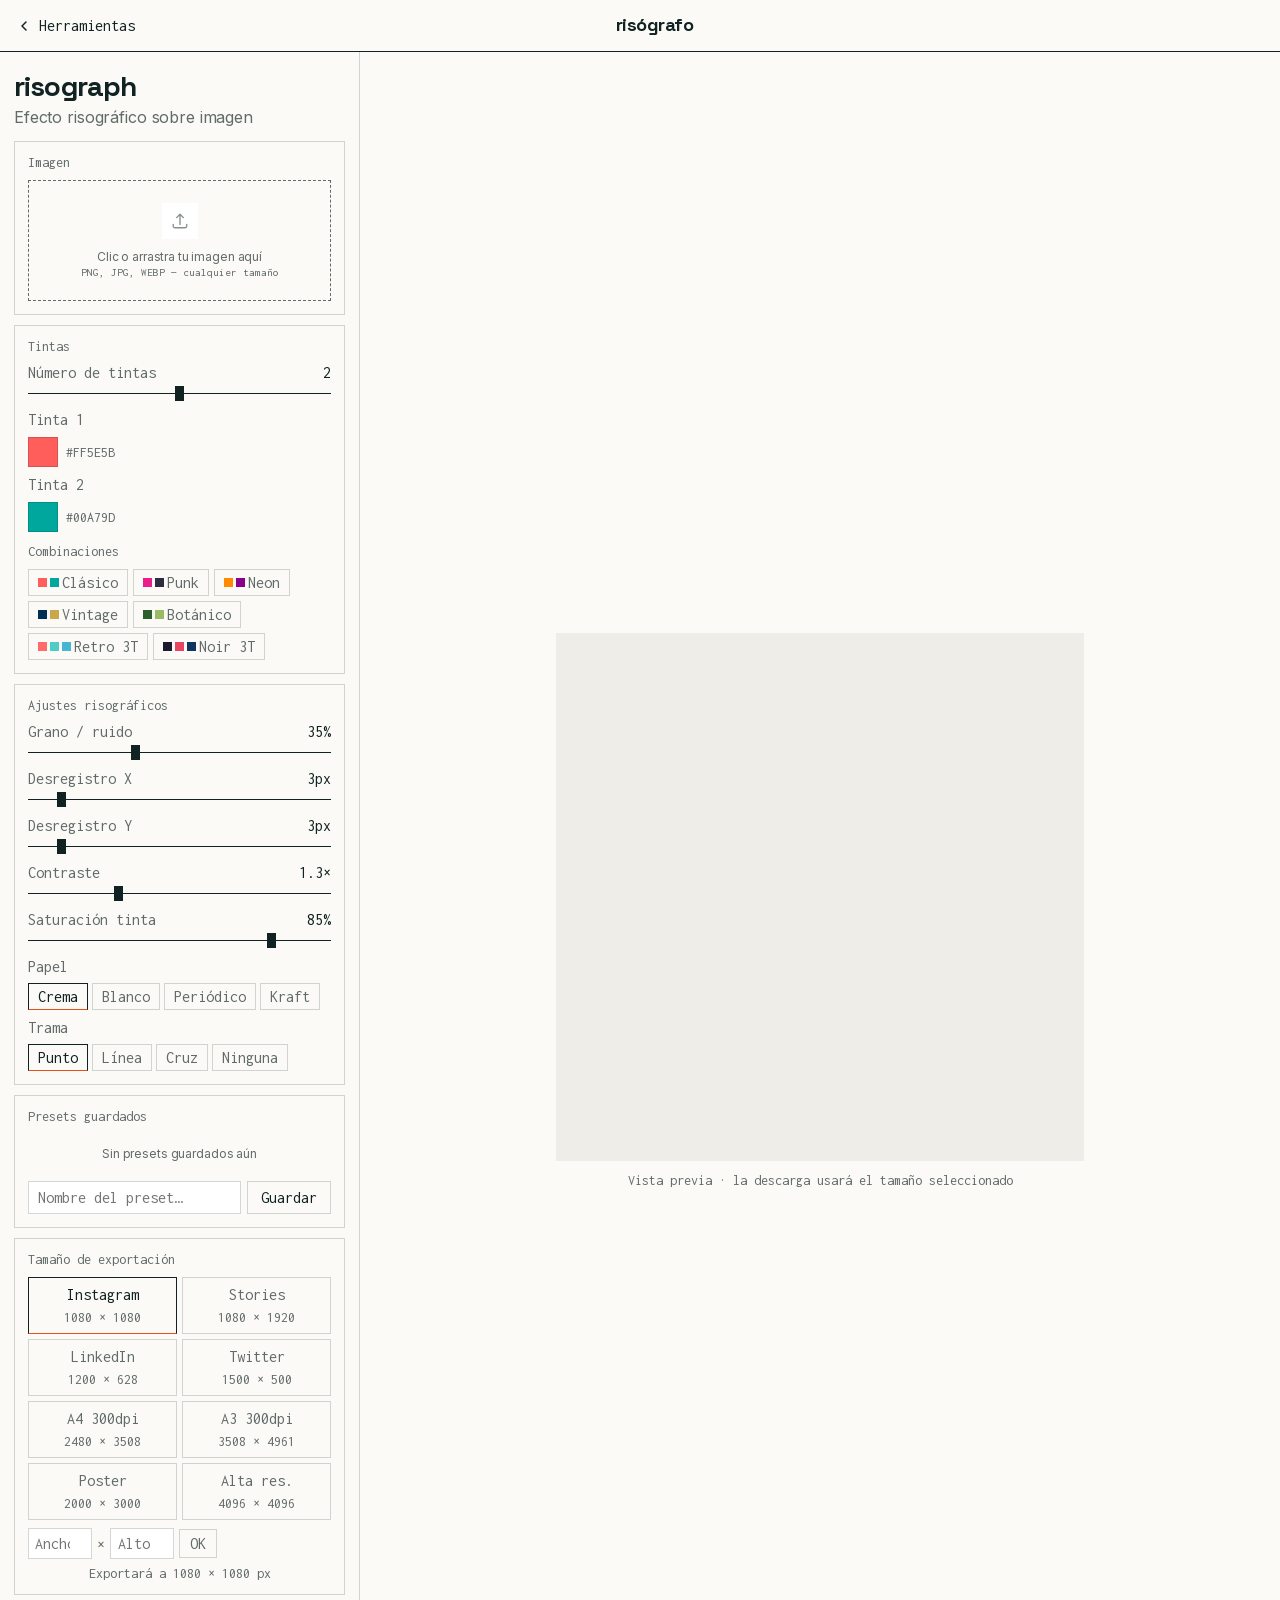
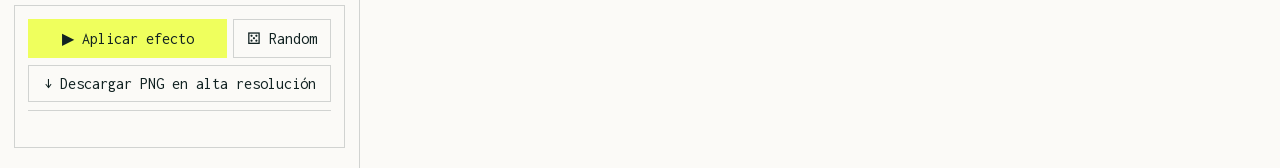
<file: risograph.html>
<!DOCTYPE html>
<html lang="es">
<head>
<meta charset="UTF-8">
<meta name="viewport" content="width=device-width, initial-scale=1.0">
<title>Risograph Effect Tool</title>
<style>
* { box-sizing: border-box; margin: 0; padding: 0; }

:root {
  --bg: #f2efe9;
  --panel-bg: #ffffff;
  --border: #e4e0d8;
  --border-light: #ede9e2;
  --text: #1a1a1a;
  --text-2: #555;
  --text-3: #999;
  --accent: #1a1a1a;
  --accent-inv: #ffffff;
  --card-bg: #faf8f5;
  --input-bg: #f5f2ed;
  --hover-bg: #f0ece5;
  --radius: 10px;
  --radius-sm: 7px;
}

body {
  font-family: -apple-system, BlinkMacSystemFont, 'Segoe UI', sans-serif;
  background: var(--bg);
  color: var(--text);
  min-height: 100vh;
  font-size: 13px;
  display: flex;
  flex-direction: column;
}

/* ── HEADER ── */
.app-header {
  height: 52px;
  background: var(--panel-bg);
  border-bottom: 1px solid var(--border);
  display: flex;
  align-items: center;
  justify-content: space-between;
  padding: 0 16px;
  flex-shrink: 0;
}

.back-link {
  display: flex;
  align-items: center;
  gap: 7px;
  font-size: 13px;
  color: var(--text-2);
  text-decoration: none;
  padding: 6px 10px;
  border-radius: var(--radius-sm);
  transition: background 0.12s, color 0.12s;
}
.back-link:hover { background: #f5f2ed; color: var(--text); }

.header-title {
  font-size: 14px;
  font-weight: 600;
  color: var(--text);
  letter-spacing: -0.2px;
}

.header-right { width: 100px; }

.app { display: flex; flex: 1; }

/* ── PANEL ── */
.panel {
  width: 296px;
  flex-shrink: 0;
  background: var(--panel-bg);
  border-right: 1px solid var(--border);
  overflow-y: auto;
  padding: 20px 14px;
  display: flex;
  flex-direction: column;
  gap: 10px;
}

.panel-header { margin-bottom: 4px; }
.panel-header h1 { font-size: 17px; font-weight: 700; letter-spacing: -0.3px; }
.panel-header p { font-size: 12px; color: var(--text-3); margin-top: 2px; }

/* ── CARDS ── */
.card {
  background: var(--card-bg);
  border: 1px solid var(--border-light);
  border-radius: var(--radius);
  padding: 13px;
}

.stitle {
  font-size: 10px;
  font-weight: 700;
  color: var(--text-3);
  text-transform: uppercase;
  letter-spacing: 0.1em;
  margin-bottom: 10px;
}

/* ── CONTROLS ── */
.ctrl { display: flex; flex-direction: column; gap: 4px; margin-bottom: 9px; }
.ctrl:last-child { margin-bottom: 0; }
.ctrl label { font-size: 11px; color: var(--text-2); display: flex; justify-content: space-between; align-items: center; }
.ctrl label b { color: var(--text); font-weight: 600; font-variant-numeric: tabular-nums; }
input[type=range] { width: 100%; accent-color: var(--accent); }

/* ── PILLS ── */
.mrow { display: flex; gap: 4px; flex-wrap: wrap; margin-top: 4px; }
.mb {
  font-size: 11px;
  padding: 4px 10px;
  border: 1px solid var(--border);
  border-radius: 20px;
  cursor: pointer;
  background: #fff;
  color: var(--text-2);
  transition: all .12s;
  white-space: nowrap;
}
.mb:hover { border-color: #aaa; }
.mb.on { background: var(--accent); color: var(--accent-inv); border-color: var(--accent); }

/* ── UPLOAD AREA ── */
.upload-area {
  border: 1.5px dashed var(--border);
  border-radius: var(--radius);
  padding: 22px 14px;
  text-align: center;
  cursor: pointer;
  color: var(--text-3);
  font-size: 12px;
  background: #fff;
  transition: border-color .15s, background .15s;
}
.upload-area:hover { border-color: #888; background: var(--hover-bg); }
.upload-area .upload-icon {
  width: 36px;
  height: 36px;
  background: var(--input-bg);
  border-radius: 8px;
  display: flex;
  align-items: center;
  justify-content: center;
  margin: 0 auto 10px;
}
.upload-area .upload-icon svg { opacity: 0.5; }
.upload-area .upload-hint { font-size: 11px; color: var(--text-3); margin-top: 3px; }

input[type=file] { display: none; }

/* ── INK SWATCHES ── */
.color-pair {
  display: flex;
  gap: 8px;
  align-items: center;
  margin-top: 5px;
}
.ink-swatch {
  width: 30px;
  height: 30px;
  border-radius: 50%;
  border: 2px solid rgba(0,0,0,0.08);
  cursor: pointer;
  flex-shrink: 0;
  position: relative;
  box-shadow: 0 1px 3px rgba(0,0,0,0.12);
}
.ink-picker {
  position: absolute;
  opacity: 0;
  width: 100%;
  height: 100%;
  top: 0;
  left: 0;
  cursor: pointer;
}
.ink-label {
  font-size: 11px;
  color: var(--text-3);
  font-family: 'SF Mono', 'Fira Code', monospace;
}

/* ── INK PRESETS ── */
.ink-preset-row { display: flex; gap: 5px; flex-wrap: wrap; margin-top: 5px; }
.ink-preset {
  display: flex;
  gap: 3px;
  align-items: center;
  padding: 4px 9px;
  border: 1px solid var(--border);
  border-radius: 20px;
  cursor: pointer;
  background: #fff;
  font-size: 11px;
  color: var(--text-2);
  transition: border-color .12s;
}
.ink-preset:hover { border-color: #aaa; }
.ipdot { width: 9px; height: 9px; border-radius: 50%; flex-shrink: 0; }

/* ── PRESET LIST ── */
.preset-list { display: flex; flex-direction: column; gap: 5px; margin-bottom: 8px; }
.preset-item {
  display: flex;
  align-items: center;
  gap: 9px;
  padding: 9px 11px;
  border: 1px solid var(--border-light);
  border-radius: var(--radius-sm);
  background: #fff;
  cursor: pointer;
  transition: border-color .12s;
}
.preset-item:hover { border-color: #aaa; }
.preset-item.active { border: 2px solid var(--accent); }
.preset-dots { display: flex; gap: 3px; flex-shrink: 0; }
.preset-dot { width: 11px; height: 11px; border-radius: 50%; border: 1px solid rgba(0,0,0,0.08); }
.preset-name { font-size: 12px; color: #333; flex: 1; font-weight: 500; overflow: hidden; text-overflow: ellipsis; white-space: nowrap; }
.preset-del {
  font-size: 14px;
  color: var(--border);
  cursor: pointer;
  line-height: 1;
  padding: 2px 5px;
  border-radius: 4px;
  flex-shrink: 0;
  transition: all .12s;
}
.preset-del:hover { color: #e44; background: #fee8e8; }
.empty-msg { font-size: 12px; color: #bbb; text-align: center; padding: 12px 0; font-style: italic; }

.save-row { display: flex; gap: 6px; margin-top: 2px; }
.save-row input[type=text] {
  flex: 1;
  padding: 7px 9px;
  font-size: 12px;
  border: 1px solid var(--border);
  border-radius: var(--radius-sm);
  background: #fff;
  outline: none;
  color: var(--text);
  transition: border-color .12s;
}
.save-row input[type=text]:focus { border-color: #888; }
.save-btn {
  background: var(--accent);
  color: var(--accent-inv);
  border: none;
  border-radius: var(--radius-sm);
  padding: 7px 13px;
  font-size: 12px;
  font-weight: 500;
  cursor: pointer;
  white-space: nowrap;
  transition: opacity .12s;
}
.save-btn:hover { opacity: .85; }

/* ── SIZE GRID ── */
.size-grid { display: grid; grid-template-columns: 1fr 1fr; gap: 5px; margin-bottom: 8px; }
.sbtn {
  font-size: 10px;
  padding: 6px 5px;
  border: 1px solid var(--border);
  border-radius: var(--radius-sm);
  cursor: pointer;
  background: #fff;
  color: var(--text-2);
  text-align: center;
  line-height: 1.4;
  transition: all .12s;
}
.sbtn:hover { border-color: #aaa; }
.sbtn.on { background: var(--accent); color: var(--accent-inv); border-color: var(--accent); }
.sbtn span { display: block; font-size: 9px; opacity: .65; margin-top: 1px; }

.crow { display: flex; gap: 5px; align-items: center; }
.crow input[type=number] {
  width: 64px;
  padding: 6px;
  font-size: 12px;
  border: 1px solid var(--border);
  border-radius: var(--radius-sm);
  background: #fff;
  text-align: center;
  color: var(--text);
}
.crow span { font-size: 12px; color: var(--text-3); }
.diml { font-size: 11px; color: var(--text-3); text-align: center; margin-top: 7px; }

/* ── BUTTONS ── */
.acts { display: flex; flex-direction: column; gap: 7px; }
.btn-row { display: flex; gap: 6px; }

.bp {
  background: var(--accent);
  color: var(--accent-inv);
  border: none;
  border-radius: var(--radius-sm);
  padding: 10px 14px;
  font-size: 13px;
  font-weight: 500;
  cursor: pointer;
  width: 100%;
  display: flex;
  align-items: center;
  justify-content: center;
  gap: 6px;
  transition: opacity .15s;
}
.bp:hover { opacity: .85; }
.bp:disabled { opacity: .35; cursor: not-allowed; }

.bs {
  background: #fff;
  color: var(--text);
  border: 1px solid var(--border);
  border-radius: var(--radius-sm);
  padding: 9px 14px;
  font-size: 13px;
  cursor: pointer;
  width: 100%;
  display: flex;
  align-items: center;
  justify-content: center;
  gap: 6px;
  transition: background .12s, border-color .12s;
}
.bs:hover { background: var(--hover-bg); border-color: #bbb; }
.bs:disabled { opacity: .35; cursor: not-allowed; }

/* ── PROGRESS ── */
.pbar { height: 3px; background: var(--border-light); border-radius: 2px; margin-top: 9px; overflow: hidden; }
.pfill { height: 100%; background: var(--accent); width: 0%; border-radius: 2px; transition: width .2s; }

.status {
  font-size: 11px;
  color: var(--text-3);
  text-align: center;
  min-height: 16px;
  margin-top: 7px;
}

/* ── PREVIEW COLUMN ── */
.preview-col {
  flex: 1;
  display: flex;
  flex-direction: column;
  align-items: center;
  justify-content: center;
  gap: 12px;
  padding: 28px;
  min-height: 100vh;
}

.canvas-wrap {
  background: #ede8df;
  border-radius: var(--radius);
  padding: 14px;
  box-shadow: 0 6px 32px rgba(0,0,0,0.10), 0 1px 4px rgba(0,0,0,0.06);
}
canvas {
  display: block;
  border-radius: 5px;
  max-width: 100%;
  max-height: 70vh;
}

.preview-hint {
  font-size: 11px;
  color: var(--text-3);
  text-align: center;
}
</style>
<link rel="stylesheet" href="studio.css">
</head>
<body>
<!-- HEADER -->
<header class="app-header">
  <a href="index.html" class="back-link">
    <svg width="16" height="16" viewBox="0 0 16 16" fill="none">
      <path d="M10 12L6 8L10 4" stroke="currentColor" stroke-width="1.5" stroke-linecap="round" stroke-linejoin="round"/>
    </svg>
    Herramientas
  </a>
  <span class="header-title">Risógrafo</span>
  <div class="header-right"></div>
</header>

<div class="app">
  <div class="panel">
    <div class="sheet-handle"><div class="sh-grip"></div><span class="sh-label">Controles</span><svg class="sh-chev" width="15" height="15" viewBox="0 0 24 24" fill="none" stroke="currentColor" stroke-width="2.2" stroke-linecap="round" stroke-linejoin="round"><path d="M6 15l6-6 6 6"/></svg></div>
    <div class="panel-header">
      <h1>Risograph</h1>
      <p>Efecto risográfico sobre imagen</p>
    </div>

    <!-- IMAGEN -->
    <div class="card">
      <div class="stitle">Imagen</div>
      <div class="upload-area" id="dz">
        <div class="upload-icon">
          <svg width="18" height="18" fill="none" stroke="currentColor" stroke-width="1.8" viewBox="0 0 24 24">
            <path stroke-linecap="round" stroke-linejoin="round" d="M3 16.5v2.25A2.25 2.25 0 005.25 21h13.5A2.25 2.25 0 0021 18.75V16.5m-13.5-9L12 3m0 0l4.5 4.5M12 3v13.5"/>
          </svg>
        </div>
        Clic o arrastra tu imagen aquí
        <div class="upload-hint">PNG, JPG, WEBP — cualquier tamaño</div>
      </div>
      <input type="file" id="fi" accept="image/*">
    </div>

    <!-- TINTAS -->
    <div class="card">
      <div class="stitle">Tintas</div>
      <div class="ctrl">
        <label>Número de tintas <b id="vninks">2</b></label>
        <input type="range" id="ninks" min="1" max="3" step="1" value="2">
      </div>
      <div class="ctrl" id="row1">
        <label>Tinta 1</label>
        <div class="color-pair">
          <div class="ink-swatch" id="sw1" style="background:#FF5E5B">
            <input type="color" class="ink-picker" id="c1" value="#FF5E5B">
          </div>
          <span class="ink-label" id="cl1">#FF5E5B</span>
        </div>
      </div>
      <div class="ctrl" id="row2">
        <label>Tinta 2</label>
        <div class="color-pair">
          <div class="ink-swatch" id="sw2" style="background:#00A79D">
            <input type="color" class="ink-picker" id="c2" value="#00A79D">
          </div>
          <span class="ink-label" id="cl2">#00A79D</span>
        </div>
      </div>
      <div class="ctrl" id="row3" style="display:none">
        <label>Tinta 3</label>
        <div class="color-pair">
          <div class="ink-swatch" id="sw3" style="background:#FFD700">
            <input type="color" class="ink-picker" id="c3" value="#FFD700">
          </div>
          <span class="ink-label" id="cl3">#FFD700</span>
        </div>
      </div>
      <div class="stitle" style="margin-top:12px">Combinaciones</div>
      <div class="ink-preset-row" id="inkpresets">
        <div class="ink-preset" data-c1="#FF5E5B" data-c2="#00A79D" data-c3="#FFD700" data-n="2"><div class="ipdot" style="background:#FF5E5B"></div><div class="ipdot" style="background:#00A79D"></div>Clásico</div>
        <div class="ink-preset" data-c1="#E91E8C" data-c2="#2B2D42" data-c3="#FFD700" data-n="2"><div class="ipdot" style="background:#E91E8C"></div><div class="ipdot" style="background:#2B2D42"></div>Punk</div>
        <div class="ink-preset" data-c1="#FF8C00" data-c2="#8B008B" data-c3="#00CED1" data-n="2"><div class="ipdot" style="background:#FF8C00"></div><div class="ipdot" style="background:#8B008B"></div>Neon</div>
        <div class="ink-preset" data-c1="#003153" data-c2="#C9A84C" data-c3="#E8D5B7" data-n="2"><div class="ipdot" style="background:#003153"></div><div class="ipdot" style="background:#C9A84C"></div>Vintage</div>
        <div class="ink-preset" data-c1="#2C5F2E" data-c2="#97BC62" data-c3="#F4A460" data-n="2"><div class="ipdot" style="background:#2C5F2E"></div><div class="ipdot" style="background:#97BC62"></div>Botánico</div>
        <div class="ink-preset" data-c1="#FF6B6B" data-c2="#4ECDC4" data-c3="#45B7D1" data-n="3"><div class="ipdot" style="background:#FF6B6B"></div><div class="ipdot" style="background:#4ECDC4"></div><div class="ipdot" style="background:#45B7D1"></div>Retro 3T</div>
        <div class="ink-preset" data-c1="#1B1B2F" data-c2="#E94560" data-c3="#0F3460" data-n="3"><div class="ipdot" style="background:#1B1B2F"></div><div class="ipdot" style="background:#E94560"></div><div class="ipdot" style="background:#0F3460"></div>Noir 3T</div>
      </div>
    </div>

    <!-- AJUSTES -->
    <div class="card">
      <div class="stitle">Ajustes risográficos</div>
      <div class="ctrl"><label>Grano / ruido <b id="vgrain">35%</b></label><input type="range" id="grain" min="0" max="100" step="1" value="35"></div>
      <div class="ctrl"><label>Desregistro X <b id="vregx">3px</b></label><input type="range" id="regx" min="0" max="30" step="1" value="3"></div>
      <div class="ctrl"><label>Desregistro Y <b id="vregy">3px</b></label><input type="range" id="regy" min="0" max="30" step="1" value="3"></div>
      <div class="ctrl"><label>Contraste <b id="vcont">1.3×</b></label><input type="range" id="cont" min="80" max="250" step="1" value="130"></div>
      <div class="ctrl"><label>Saturación tinta <b id="vsat">85%</b></label><input type="range" id="sat" min="20" max="100" step="1" value="85"></div>
      <div class="ctrl">
        <label>Papel</label>
        <div class="mrow" id="paperrow">
          <div class="mb on" data-paper="cream">Crema</div>
          <div class="mb" data-paper="white">Blanco</div>
          <div class="mb" data-paper="newsprint">Periódico</div>
          <div class="mb" data-paper="kraft">Kraft</div>
        </div>
      </div>
      <div class="ctrl">
        <label>Trama</label>
        <div class="mrow" id="screenrow">
          <div class="mb on" data-sc="dot">Punto</div>
          <div class="mb" data-sc="line">Línea</div>
          <div class="mb" data-sc="cross">Cruz</div>
          <div class="mb" data-sc="none">Ninguna</div>
        </div>
      </div>
    </div>

    <!-- PRESETS -->
    <div class="card">
      <div class="stitle">Presets guardados</div>
      <div class="preset-list" id="presetList"></div>
      <div class="save-row">
        <input type="text" id="presetName" placeholder="Nombre del preset…" maxlength="30">
        <button class="save-btn" id="btnSave">Guardar</button>
      </div>
    </div>

    <!-- TAMAÑO -->
    <div class="card">
      <div class="stitle">Tamaño de exportación</div>
      <div class="size-grid" id="sizerow">
        <div class="sbtn on" data-w="1080" data-h="1080">Instagram<span>1080 × 1080</span></div>
        <div class="sbtn" data-w="1080" data-h="1920">Stories<span>1080 × 1920</span></div>
        <div class="sbtn" data-w="1200" data-h="628">LinkedIn<span>1200 × 628</span></div>
        <div class="sbtn" data-w="1500" data-h="500">Twitter<span>1500 × 500</span></div>
        <div class="sbtn" data-w="2480" data-h="3508">A4 300dpi<span>2480 × 3508</span></div>
        <div class="sbtn" data-w="3508" data-h="4961">A3 300dpi<span>3508 × 4961</span></div>
        <div class="sbtn" data-w="2000" data-h="3000">Poster<span>2000 × 3000</span></div>
        <div class="sbtn" data-w="4096" data-h="4096">Alta res.<span>4096 × 4096</span></div>
      </div>
      <div class="crow">
        <input type="number" id="cw" placeholder="Ancho" min="100" max="8000">
        <span>×</span>
        <input type="number" id="ch" placeholder="Alto" min="100" max="8000">
        <button class="mb" id="btncustom" style="margin:0;padding:5px 10px">OK</button>
      </div>
      <div class="diml" id="dimlabel">Exportará a 1080 × 1080 px</div>
    </div>

    <!-- ACCIONES -->
    <div class="card">
      <div class="acts">
        <div class="btn-row">
          <button class="bp" id="bapply" style="flex:1">▶ Aplicar efecto</button>
          <button class="bs" id="brandom" style="width:auto;padding:9px 13px" title="Randomizar parámetros">⚄ Random</button>
        </div>
        <button class="bs" id="bdl">↓ Descargar PNG en alta resolución</button>
      </div>
      <div class="pbar"><div class="pfill" id="pfill"></div></div>
      <p class="status" id="status"></p>
    </div>
  </div>

  <!-- PREVIEW -->
  <div class="preview-col">
    <div class="canvas-wrap">
      <canvas id="out" width="500" height="500"></canvas>
    </div>
    <p class="preview-hint">Vista previa · la descarga usará el tamaño seleccionado</p>
  </div>
</div>

<script>
const cv = document.getElementById('out');
let srcImg = null, paper = 'cream', rscreen = 'dot';
let exportW = 1080, exportH = 1080;
const PM = 500;
const PAPER = { cream:'#F5F0E8', white:'#FFFFFF', newsprint:'#E8E4D0', kraft:'#C4A882' };
const STORAGE_KEY = 'riso_presets_v1';

// ── Helpers ──────────────────────────────────────────────────
function gp(id) { return parseFloat(document.getElementById(id).value); }
function hrgb(h) { return [parseInt(h.slice(1,3),16), parseInt(h.slice(3,5),16), parseInt(h.slice(5,7),16)]; }
function mkrng(seed) { let s=seed>>>0||1; return ()=>{ s=Math.imul(s,1664525)+1013904223>>>0; return s/4294967296; }; }
function pv(p) { document.getElementById('pfill').style.width=p+'%'; }
function setStatus(t) { document.getElementById('status').textContent=t; }
function previewDims() {
  if (!srcImg) return [PM, PM];
  const r = exportW/exportH;
  return r>=1 ? [PM, Math.round(PM/r)] : [Math.round(PM*r), PM];
}
function setExport(w, h) { exportW=w; exportH=h; document.getElementById('dimlabel').textContent='Exportará a '+w+' × '+h+' px'; }

// ── Captura / aplica estado ───────────────────────────────────
function captureState() {
  return {
    ninks: Math.round(gp('ninks')),
    c1: document.getElementById('c1').value,
    c2: document.getElementById('c2').value,
    c3: document.getElementById('c3').value,
    grain: gp('grain'), regx: gp('regx'), regy: gp('regy'),
    cont: gp('cont'), sat: gp('sat'),
    paper, screen: rscreen
  };
}

function applyState(s) {
  const n = s.ninks || 2;
  document.getElementById('ninks').value = n;
  document.getElementById('vninks').textContent = n;
  document.getElementById('row2').style.display = n>=2 ? '' : 'none';
  document.getElementById('row3').style.display = n>=3 ? '' : 'none';
  ['1','2','3'].forEach(i => {
    const v = s['c'+i] || '#888888';
    document.getElementById('c'+i).value = v;
    document.getElementById('sw'+i).style.background = v;
    document.getElementById('cl'+i).textContent = v.toUpperCase();
  });
  const slMap = { grain:'vgrain', regx:'vregx', regy:'vregy', cont:'vcont', sat:'vsat' };
  const fmts = { grain:v=>Math.round(v)+'%', regx:v=>Math.round(v)+'px', regy:v=>Math.round(v)+'px', cont:v=>(v/100).toFixed(1)+'×', sat:v=>Math.round(v)+'%' };
  Object.keys(slMap).forEach(k => {
    if (s[k] !== undefined) {
      document.getElementById(k).value = s[k];
      document.getElementById(slMap[k]).textContent = fmts[k](s[k]);
    }
  });
  if (s.paper) {
    paper = s.paper;
    document.querySelectorAll('#paperrow .mb').forEach(b => b.classList.toggle('on', b.dataset.paper===s.paper));
  }
  if (s.screen) {
    rscreen = s.screen;
    document.querySelectorAll('#screenrow .mb').forEach(b => b.classList.toggle('on', b.dataset.sc===s.screen));
  }
}

// ── Presets (localStorage) ─────────────────────────────────────
function loadPresets() {
  try { return JSON.parse(localStorage.getItem(STORAGE_KEY)) || []; } catch(e) { return []; }
}
function savePresetsToStorage(list) {
  localStorage.setItem(STORAGE_KEY, JSON.stringify(list));
}

function renderPresetList() {
  const list = loadPresets();
  const el = document.getElementById('presetList');
  el.innerHTML = '';
  if (!list.length) {
    el.innerHTML = '<div class="empty-msg">Sin presets guardados aún</div>';
    return;
  }
  list.forEach((p, i) => {
    const item = document.createElement('div');
    item.className = 'preset-item';
    item.innerHTML = `
      <div class="preset-dots">
        <div class="preset-dot" style="background:${p.state.c1}"></div>
        <div class="preset-dot" style="background:${p.state.c2}"></div>
        ${p.state.ninks>=3 ? '<div class="preset-dot" style="background:'+p.state.c3+'"></div>' : ''}
      </div>
      <span class="preset-name">${p.name}</span>
      <span class="preset-del" title="Eliminar">×</span>
    `;
    item.querySelector('.preset-name').onclick = () => { applyState(p.state); renderPresetList(); };
    item.querySelector('.preset-dots').onclick  = () => { applyState(p.state); renderPresetList(); };
    item.querySelector('.preset-del').onclick = e => {
      e.stopPropagation();
      if (confirm('¿Eliminar el preset "'+p.name+'"?')) {
        const updated = loadPresets().filter((_,j) => j!==i);
        savePresetsToStorage(updated);
        renderPresetList();
      }
    };
    el.appendChild(item);
  });
}

document.getElementById('btnSave').onclick = () => {
  const name = document.getElementById('presetName').value.trim();
  if (!name) { setStatus('Escribe un nombre para el preset.'); return; }
  const list = loadPresets();
  if (list.find(p => p.name === name)) {
    if (!confirm('Ya existe un preset con ese nombre. ¿Sobreescribir?')) return;
    const idx = list.findIndex(p => p.name === name);
    list[idx].state = captureState();
  } else {
    list.push({ name, state: captureState() });
  }
  savePresetsToStorage(list);
  renderPresetList();
  document.getElementById('presetName').value = '';
  setStatus('Preset "' + name + '" guardado.');
  setTimeout(() => setStatus(''), 2000);
};

// ── Random ────────────────────────────────────────────────────
function randomHex() {
  const h = Math.floor(Math.random()*0xFFFFFF).toString(16).padStart(6,'0');
  return '#'+h;
}
function randomFrom(arr) { return arr[Math.floor(Math.random()*arr.length)]; }

function randomizeAll() {
  const n = 1 + Math.floor(Math.random()*3);
  applyState({
    ninks: n,
    c1: randomHex(), c2: randomHex(), c3: randomHex(),
    grain: Math.floor(Math.random()*80),
    regx: Math.floor(Math.random()*18),
    regy: Math.floor(Math.random()*18),
    cont: 90 + Math.floor(Math.random()*130),
    sat: 40 + Math.floor(Math.random()*60),
    paper: randomFrom(['cream','white','newsprint','kraft']),
    screen: randomFrom(['dot','line','cross','none']),
  });
  setStatus('Parámetros aleatorizados…');
  scheduleApply();
}

// ── Core riso renderer ────────────────────────────────────────
function runRiso(W, H, onDone) {
  const oc = document.createElement('canvas'); oc.width=W; oc.height=H;
  const cx = oc.getContext('2d');
  const ninks = Math.round(gp('ninks'));
  const grainAmt = gp('grain')/100;
  const scale = W/1080;
  const rx = gp('regx')*scale, ry = gp('regy')*scale;
  const contrast = gp('cont')/100, satAmt = gp('sat')/100;
  const colors = [document.getElementById('c1').value, document.getElementById('c2').value, document.getElementById('c3').value].slice(0,ninks);
  const paperColor = PAPER[paper];

  const src = document.createElement('canvas'); src.width=W; src.height=H;
  const sc = src.getContext('2d');
  const a = srcImg.width/srcImg.height, ca = W/H;
  let dw,dh,dx,dy;
  if (a>ca) { dh=H; dw=H*a; dx=(W-dw)/2; dy=0; } else { dw=W; dh=W/a; dx=0; dy=(H-dh)/2; }
  sc.drawImage(srcImg, dx, dy, dw, dh);
  const sd = sc.getImageData(0,0,W,H).data;

  function gc(i) {
    let r=sd[i], g=sd[i+1], b=sd[i+2];
    r=Math.min(255,Math.max(0,128+(r-128)*contrast));
    g=Math.min(255,Math.max(0,128+(g-128)*contrast));
    b=Math.min(255,Math.max(0,128+(b-128)*contrast));
    return [r,g,b, 0.299*r+0.587*g+0.114*b];
  }

  cx.fillStyle=paperColor; cx.fillRect(0,0,W,H);
  const rp=mkrng(42), np=Math.floor(W*H*0.025);
  for (let i=0;i<np;i++) { cx.fillStyle='rgba(0,0,0,0.012)'; cx.fillRect(Math.floor(rp()*W),Math.floor(rp()*H),1,1); }

  let li=0;
  const ss = Math.max(4, Math.round(4*scale));

  function nextLayer() {
    if (li>=ninks) { finish(); return; }
    pv(10+li*27);
    setStatus('Procesando tinta '+(li+1)+' de '+ninks+'…');
    const hex=colors[li];
    const [ir,ig,ib]=hrgb(hex);
    const ox=li===0?0:(li===1?rx:-rx/2);
    const oy2=li===0?0:(li===1?ry:-ry/2);
    const lc=document.createElement('canvas'); lc.width=W; lc.height=H;
    const lx=lc.getContext('2d');
    const id2=lx.createImageData(W,H);
    const r2=mkrng(li*999+17);
    for (let y=0;y<H;y++) {
      for (let x=0;x<W;x++) {
        const sx=Math.min(W-1,Math.max(0,x-Math.round(ox)));
        const sy=Math.min(H-1,Math.max(0,y-Math.round(oy2)));
        const i4=(sy*W+sx)*4;
        const [,,,lum]=gc(i4);
        let den=0;
        if (ninks===1) { den=lum<220?(1-lum/220):0; }
        else {
          const sh=1/ninks,lo=li*sh,hi=(li+1)*sh,nl=lum/255;
          if (li===0) { den=nl<hi+0.05?(1-nl/(hi+0.05)):0; }
          else if (li===ninks-1) { den=nl>lo-0.05?(nl-(lo-0.05))/(1-(lo-0.05)):0; den=Math.min(1,den); }
          else { const m=(lo+hi)/2; den=1-Math.abs(nl-m)/(hi-lo); den=Math.max(0,den); }
        }
        den=Math.min(1,Math.max(0,den+(r2()-0.5)*grainAmt*0.8));
        const al=den*satAmt;
        const idx=(y*W+x)*4;
        id2.data[idx]=ir; id2.data[idx+1]=ig; id2.data[idx+2]=ib; id2.data[idx+3]=Math.round(al*255);
      }
    }
    lx.putImageData(id2,0,0);
    if (rscreen!=='none') {
      for (let y=0;y<H;y+=ss) { for (let x=0;x<W;x+=ss) {
        const sx=Math.min(W-1,Math.max(0,x-Math.round(ox)));
        const sy2=Math.min(H-1,Math.max(0,y-Math.round(oy2)));
        const [,,,lum]=gc((sy2*W+sx)*4);
        const d=(1-lum/255)*0.18*satAmt;
        if (d>0.02) {
          lx.save(); lx.globalCompositeOperation='multiply'; lx.fillStyle=`rgba(${ir},${ig},${ib},${d})`;
          if (rscreen==='dot') { lx.beginPath(); lx.arc(x+ss/2,y+ss/2,ss*0.35*Math.min(1,d*4),0,Math.PI*2); lx.fill(); }
          else if (rscreen==='line') { lx.fillRect(x,y+ss*0.35,ss,Math.max(1,ss*0.2)); }
          else if (rscreen==='cross') { lx.fillRect(x+ss*0.4,y,ss*0.2,ss); lx.fillRect(x,y+ss*0.4,ss,ss*0.2); }
          lx.restore();
        }
      }}
    }
    cx.save(); cx.globalCompositeOperation='multiply'; cx.drawImage(lc,0,0); cx.restore();
    li++; setTimeout(nextLayer,0);
  }

  function finish() {
    pv(90); setStatus('Añadiendo grano final…');
    if (grainAmt>0) {
      const r3=mkrng(777), gpts=Math.floor(W*H*grainAmt*0.1);
      cx.save();
      cx.globalCompositeOperation='overlay';
      for (let i=0;i<gpts;i++) { cx.fillStyle='rgba(255,255,255,0.06)'; cx.fillRect(Math.floor(r3()*W),Math.floor(r3()*H),1,1); }
      cx.globalCompositeOperation='multiply';
      for (let i=0;i<gpts;i++) { cx.fillStyle='rgba(0,0,0,0.03)'; cx.fillRect(Math.floor(r3()*W),Math.floor(r3()*H),1,1); }
      cx.restore();
    }
    pv(100); setTimeout(()=>{ document.getElementById('pfill').style.width='0%'; },600);
    onDone(oc);
  }
  setTimeout(nextLayer,0);
}

// ── Apply / Download ──────────────────────────────────────────
function applyPreview() {
  if (!srcImg) { setStatus('Añade una imagen primero.'); return; }
  document.getElementById('bapply').disabled=true;
  const [pw,ph]=previewDims();
  cv.width=pw; cv.height=ph;
  runRiso(pw,ph,result=>{
    cv.getContext('2d').drawImage(result,0,0);
    setStatus('Vista previa lista · descarga: '+exportW+'×'+exportH+' px');
    document.getElementById('bapply').disabled=false;
  });
}

function downloadFull() {
  if (!srcImg) { setStatus('Aplica el efecto primero.'); return; }
  document.getElementById('bdl').disabled=true;
  setStatus('Generando '+exportW+'×'+exportH+' px…');
  runRiso(exportW,exportH,result=>{
    result.toBlob(blob=>{
      if (!blob) { setStatus('Error al exportar.'); document.getElementById('bdl').disabled=false; return; }
      const url=URL.createObjectURL(blob);
      const a=document.createElement('a'); a.href=url; a.download='riso_'+exportW+'x'+exportH+'.png';
      document.body.appendChild(a); a.click(); document.body.removeChild(a);
      setTimeout(()=>URL.revokeObjectURL(url),2000);
      setStatus('✓ Descargado: '+exportW+'×'+exportH+' px');
      document.getElementById('bdl').disabled=false;
    },'image/png');
  });
}

// ── Image loading ─────────────────────────────────────────────
function loadImage(f) {
  if (!f||!f.type.startsWith('image/')) return;
  const url=URL.createObjectURL(f);
  const img=new Image(); img.onload=()=>{
    srcImg=img;
    const [pw,ph]=previewDims();
    cv.width=pw; cv.height=ph;
    const ctx=cv.getContext('2d');
    const a=img.width/img.height, ca=pw/ph;
    let dw,dh,dx,dy;
    if (a>ca) { dh=ph; dw=ph*a; dx=(pw-dw)/2; dy=0; } else { dw=pw; dh=pw/a; dx=0; dy=(ph-dh)/2; }
    ctx.drawImage(img,dx,dy,dw,dh);
    setStatus('Imagen cargada ('+img.width+'×'+img.height+') · ajusta y pulsa Aplicar');
    URL.revokeObjectURL(url);
  }; img.src=url;
}

// ── Debounced auto-apply ──────────────────────────────────────
let _applyTimer = null;
function scheduleApply() {
  if (!srcImg) return;
  clearTimeout(_applyTimer);
  _applyTimer = setTimeout(applyPreview, 600);
}

// ── Event listeners ───────────────────────────────────────────
document.getElementById('dz').onclick=()=>document.getElementById('fi').click();
document.getElementById('fi').addEventListener('change',e=>{ loadImage(e.target.files[0]); document.getElementById('fi').value=''; });
const dz=document.getElementById('dz');
dz.addEventListener('dragover',e=>{e.preventDefault();dz.style.borderColor='#555';});
dz.addEventListener('dragleave',()=>dz.style.borderColor='');
dz.addEventListener('drop',e=>{e.preventDefault();dz.style.borderColor='';loadImage(e.dataTransfer.files[0]);});

['1','2','3'].forEach(n=>{
  const p=document.getElementById('c'+n),s=document.getElementById('sw'+n),l=document.getElementById('cl'+n);
  p.addEventListener('input',()=>{s.style.background=p.value;l.textContent=p.value.toUpperCase();scheduleApply();});
});
document.getElementById('ninks').addEventListener('input',()=>{
  const n=Math.round(gp('ninks'));
  document.getElementById('vninks').textContent=n;
  document.getElementById('row2').style.display=n>=2?'':'none';
  document.getElementById('row3').style.display=n>=3?'':'none';
  scheduleApply();
});
[{id:'grain',out:'vgrain',fmt:v=>Math.round(v)+'%'},{id:'regx',out:'vregx',fmt:v=>Math.round(v)+'px'},{id:'regy',out:'vregy',fmt:v=>Math.round(v)+'px'},{id:'cont',out:'vcont',fmt:v=>(v/100).toFixed(1)+'×'},{id:'sat',out:'vsat',fmt:v=>Math.round(v)+'%'}].forEach(s=>{
  document.getElementById(s.id).addEventListener('input',()=>{document.getElementById(s.out).textContent=s.fmt(document.getElementById(s.id).value);scheduleApply();});
});
document.getElementById('paperrow').querySelectorAll('.mb').forEach(b=>b.onclick=()=>{document.querySelectorAll('#paperrow .mb').forEach(x=>x.classList.remove('on'));b.classList.add('on');paper=b.dataset.paper;scheduleApply();});
document.getElementById('screenrow').querySelectorAll('.mb').forEach(b=>b.onclick=()=>{document.querySelectorAll('#screenrow .mb').forEach(x=>x.classList.remove('on'));b.classList.add('on');rscreen=b.dataset.sc;scheduleApply();});
document.getElementById('inkpresets').querySelectorAll('.ink-preset').forEach(p=>p.onclick=()=>{
  const n=parseInt(p.dataset.n)||2;
  document.getElementById('ninks').value=n;
  document.getElementById('vninks').textContent=n;
  document.getElementById('row2').style.display=n>=2?'':'none';
  document.getElementById('row3').style.display=n>=3?'':'none';
  ['1','2','3'].forEach((_,i)=>{const v=p.dataset['c'+(i+1)];if(v){document.getElementById('c'+(i+1)).value=v;document.getElementById('sw'+(i+1)).style.background=v;document.getElementById('cl'+(i+1)).textContent=v.toUpperCase();}});
  scheduleApply();
});
document.getElementById('sizerow').querySelectorAll('.sbtn').forEach(b=>b.onclick=()=>{
  document.querySelectorAll('.sbtn').forEach(x=>x.classList.remove('on'));b.classList.add('on');
  setExport(parseInt(b.dataset.w),parseInt(b.dataset.h));
});
document.getElementById('btncustom').onclick=()=>{
  const w=parseInt(document.getElementById('cw').value),h=parseInt(document.getElementById('ch').value);
  if(w>=100&&w<=8000&&h>=100&&h<=8000){document.querySelectorAll('.sbtn').forEach(x=>x.classList.remove('on'));setExport(w,h);}
};
document.getElementById('bapply').onclick=applyPreview;
document.getElementById('bdl').onclick=downloadFull;
document.getElementById('brandom').onclick=randomizeAll;

// Init
renderPresetList();
</script>
<script src="studio.js"></script>
</body>
</html>
</file>
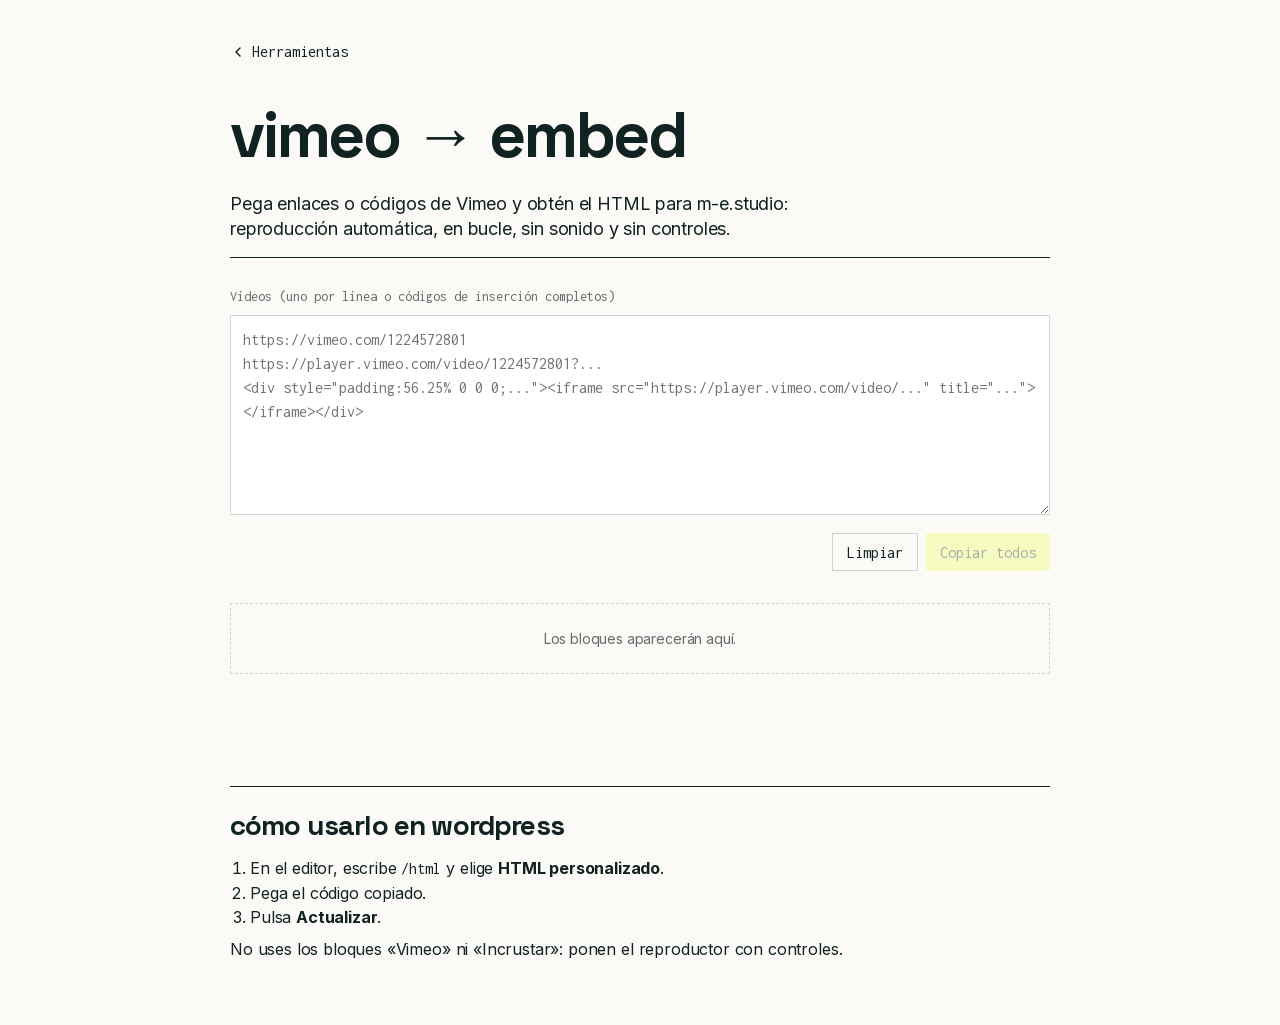
<file: vimeo-embed.html>
<!DOCTYPE html>
<html lang="es">
<head>
<meta charset="UTF-8">
<meta name="viewport" content="width=device-width, initial-scale=1.0">
<title>Vimeo → embed · m-e.studio</title>
<link rel="stylesheet" href="studio.css">
<style>
  *, *::before, *::after { box-sizing: border-box; }
  :root {
    --fg: var(--tinta);
    --bg: var(--fondo);
    --muted: var(--gris);
    --line: var(--linea);
    --soft: #fff;
  }
  html, body { margin: 0; background: var(--bg); color: var(--fg); }
  body { font-size: 16px; line-height: 1.5; }
  .wrap { max-width: 860px; margin: 0 auto; padding: 40px 20px 64px; }

  header { border-bottom: 1px solid var(--fg); padding-bottom: 16px; margin-bottom: 28px; }
  .back-link { display: inline-flex; align-items: center; gap: 6px; text-decoration: none; margin-bottom: 40px; }
  h1 { font-size: clamp(38px, 5vw, 72px); line-height: 0.98; letter-spacing: -0.035em; margin: 0 0 24px; }
  header p { margin: 0; font-size: 18px; line-height: 1.4; max-width: 52ch; }

  label.field { display: block; font-family: var(--mono); letter-spacing: 0; font-size: 14px; color: var(--muted); margin-bottom: 8px; }
  textarea {
    width: 100%; min-height: 200px; resize: vertical;
    font: 13px/1.5 var(--mono); color: var(--fg); background: var(--bg);
    border-radius: 0; padding: 12px;
  }

  .bar { display: flex; flex-wrap: wrap; gap: 8px; align-items: center; margin: 12px 0 32px; }
  .bar .count { margin-right: auto; font-family: var(--mono); letter-spacing: 0; font-size: 14px; color: var(--muted); }

  button {
    font-family: var(--mono); letter-spacing: 0; font-size: 16px; cursor: pointer;
    background: none; color: var(--fg);
    border: 1px solid var(--line); padding: 8px 14px;
    min-height: 38px;
  }
  button:hover { color: var(--naranja); }
  button.primary { border: 0; }
  /* un solo amarillo por pantalla: «Copiar todos» */
  .card button.primary, .card button.primary:hover { background: none; border: 1px solid var(--line); }
  button:disabled { opacity: 0.35; cursor: default; }
  button:disabled:hover { color: var(--fg); }
  button.primary:disabled:hover { background: var(--amarillo); }
  button.done, button.done:hover { color: var(--fg); border-color: var(--fg); border-bottom-color: var(--naranja); }

  .results { display: grid; gap: 16px; }
  .card { border: 0; border-top: 1px solid var(--fg); }
  .card-head {
    display: flex; flex-wrap: wrap; gap: 8px 12px; align-items: center;
    padding: 12px 0; border-bottom: 1px solid var(--line);
  }
  .card-title { margin: 0; font-size: 28px; margin-right: auto; word-break: break-word; }
  .card-title small { font-weight: 400; color: var(--muted); font-family: var(--mono); letter-spacing: 0; font-size: 14px; margin-left: 6px; }
  .card-actions { display: flex; gap: 8px; }
  pre.code {
    margin: 0; padding: 12px 14px; background: var(--soft);
    font: 14px/1.4 var(--mono); letter-spacing: 0; white-space: pre-wrap; word-break: break-all;
  }
  .status { padding: 8px 0; font-size: 14px; text-align: left; border-top: 1px solid var(--line); }
  .status:empty { display: none; }

  details { border-top: 1px solid var(--line); }
  summary { cursor: pointer; padding: 10px 0; font-family: var(--mono); letter-spacing: 0; font-size: 16px; list-style: none; user-select: none; }
  summary:hover { color: var(--naranja); }
  summary::-webkit-details-marker { display: none; }
  summary::before { content: "+ "; font-family: var(--mono); }
  details[open] summary::before { content: "− "; }
  .preview { padding: 0 0 14px; }

  .card.warn { border-top-style: dashed; }
  .card.warn .card-head { border-bottom: 0; }
  .warn-line { font: 14px/1.4 var(--mono); letter-spacing: 0; color: var(--muted); padding: 0 0 12px; word-break: break-all; margin: 0; }

  .empty { color: var(--muted); font-size: 14px; border: 1px dashed var(--line); padding: 24px; text-align: center; }

  footer { margin-top: 112px; padding-top: 24px; border-top: 1px solid var(--fg); }
  footer h2 { font-family: var(--sg); font-weight: 700; font-size: 28px; line-height: 1.05; letter-spacing: -0.03em; text-transform: lowercase; margin: 0 0 16px; }
  footer ol { margin: 0 0 8px; padding-left: 20px; }
  footer p { margin: 0; }
  code, kbd { font-family: var(--mono); letter-spacing: 0; font-size: 1em; }

  @media (max-width: 520px) {
    .wrap { padding: 24px 16px 48px; }
    .card-actions { width: 100%; }
    .card-actions button { flex: 1; }
    .bar button { flex: 1; }
    .bar .count { width: 100%; }
  }
</style>
</head>
<body>
<div class="wrap">

  <header>
    <a href="index.html" class="back-link">
      <svg width="16" height="16" viewBox="0 0 16 16" fill="none"><path d="M10 12L6 8L10 4" stroke="currentColor" stroke-width="1.5" stroke-linecap="round" stroke-linejoin="round"/></svg>
      Herramientas
    </a>
    <h1>Vimeo → embed</h1>
    <p>Pega enlaces o códigos de Vimeo y obtén el HTML para m-e.studio: reproducción automática, en bucle, sin sonido y sin controles.</p>
  </header>

  <label class="field" for="input">Vídeos (uno por línea o códigos de inserción completos)</label>
  <textarea id="input" spellcheck="false" autocomplete="off" placeholder="https://vimeo.com/1224572801
https://player.vimeo.com/video/1224572801?...
&lt;div style=&quot;padding:56.25% 0 0 0;...&quot;&gt;&lt;iframe src=&quot;https://player.vimeo.com/video/...&quot; title=&quot;...&quot;&gt;&lt;/iframe&gt;&lt;/div&gt;"></textarea>

  <div class="bar">
    <span class="count" id="count"></span>
    <button type="button" id="clear">Limpiar</button>
    <button type="button" class="primary" id="copyAll" disabled>Copiar todos</button>
  </div>

  <div class="results" id="results"></div>

  <footer>
    <h2>Cómo usarlo en WordPress</h2>
    <ol>
      <li>En el editor, escribe <kbd>/html</kbd> y elige <strong>HTML personalizado</strong>.</li>
      <li>Pega el código copiado.</li>
      <li>Pulsa <strong>Actualizar</strong>.</li>
    </ol>
    <p>No uses los bloques «Vimeo» ni «Incrustar»: ponen el reproductor con controles.</p>
  </footer>

</div>

<script>
// Parámetros fijos. La URL se construye siempre desde cero: nunca se reutiliza
// nada de lo que traiga el código original (salvo el ID y el hash h= de vídeos ocultos).
var PARAMS = 'badge=0&amp;loop=1&amp;autoplay=1&amp;background=1&amp;autopause=0&amp;player_id=0&amp;app_id=58479&amp;muted=1';

function decodeEntities(s) {
  return s
    .replace(/&#(\d+);/g, function (_, n) { return String.fromCharCode(+n); })
    .replace(/&#x([0-9a-f]+);/gi, function (_, n) { return String.fromCharCode(parseInt(n, 16)); })
    .replace(/&quot;/g, '"').replace(/&#39;|&apos;/g, "'")
    .replace(/&lt;/g, '<').replace(/&gt;/g, '>').replace(/&nbsp;/g, ' ')
    .replace(/&amp;/g, '&');
}

function escapeAttr(s) {
  return s.replace(/&/g, '&amp;').replace(/"/g, '&quot;').replace(/</g, '&lt;').replace(/>/g, '&gt;');
}

function getAttr(tag, name) {
  var re = new RegExp('(?:^|\\s)' + name + '\\s*=\\s*(?:"([^"]*)"|\'([^\']*)\'|([^\\s>]+))', 'i');
  var m = tag.match(re);
  if (!m) return null;
  return decodeEntities(m[1] != null ? m[1] : m[2] != null ? m[2] : m[3]);
}

// Extrae { id, hash } de una URL o texto de Vimeo. Devuelve null si no hay vídeo.
function parseVimeoUrl(text) {
  var s = decodeEntities(text);
  var m = s.match(/(?:player\.)?vimeo\.com\/(?:video\/)?(?:[^\s?#"'<>]*?\/)?(\d{5,})(?:\/([0-9a-f]{6,}))?(?=[\/?#\s"'<>]|$)/i);
  if (!m) return null;
  var hash = m[2] || null;
  var h = s.match(/[?&]h=([0-9a-z]+)/i);
  if (h) hash = h[1];
  return { id: m[1], hash: hash };
}

function buildEmbed(v) {
  var src = 'https://player.vimeo.com/video/' + v.id + '?' + (v.hash ? 'h=' + v.hash + '&amp;' : '') + PARAMS;
  var title = escapeAttr(v.title || v.id);
  return '<div style="padding:56.25% 0 0 0;position:relative;"><iframe src="' + src +
    '" frameborder="0" allow="autoplay; fullscreen; picture-in-picture" style="position:absolute;top:0;left:0;width:100%;height:100%;" title="' +
    title + '"></iframe></div>';
}

// Agrupa las líneas: un <iframe> partido en varias líneas cuenta como una sola entrada.
function splitEntries(text) {
  var lines = text.replace(/\r\n?/g, '\n').split('\n');
  var entries = [], buf = [];
  lines.forEach(function (line) {
    buf.push(line);
    var joined = buf.join('\n');
    if (/<iframe\b[^>]*$/i.test(joined)) return; // la etiqueta <iframe …> aún no se ha cerrado
    entries.push(joined);
    buf = [];
  });
  if (buf.length) entries.push(buf.join('\n'));
  return entries;
}

// Devuelve una lista de { type: 'video', id, hash, title } o { type: 'warn', text }.
function parseInput(text) {
  var out = [];
  splitEntries(text).forEach(function (entry) {
    var clean = entry
      .replace(/<script\b[^>]*>[\s\S]*?<\/script>/gi, '')
      .replace(/<script\b[^>]*\/?>/gi, '')
      .trim();
    // Líneas vacías o que solo tienen etiquetas sueltas (</div>, <p>…) se ignoran.
    if (!clean || !clean.replace(/<\/?[a-z][^>]*>/gi, '').trim() && !/<iframe\b/i.test(clean)) return;

    var iframes = clean.match(/<iframe\b[^>]*>/gi);
    if (iframes) {
      iframes.forEach(function (tag) {
        var src = getAttr(tag, 'src') || '';
        var v = parseVimeoUrl(src);
        if (v) {
          var title = getAttr(tag, 'title');
          out.push({ type: 'video', id: v.id, hash: v.hash, title: title ? title.trim() : '' });
        } else {
          out.push({ type: 'warn', text: tag });
        }
      });
      return;
    }

    var v = /^\d{5,}$/.test(clean) ? { id: clean, hash: null } : parseVimeoUrl(clean);
    if (v) out.push({ type: 'video', id: v.id, hash: v.hash, title: '' });
    else out.push({ type: 'warn', text: clean });
  });
  return out;
}

if (typeof module !== 'undefined') module.exports = { parseInput: parseInput, buildEmbed: buildEmbed };

if (typeof document !== 'undefined') (function () {
  var input = document.getElementById('input');
  var results = document.getElementById('results');
  var countEl = document.getElementById('count');
  var copyAllBtn = document.getElementById('copyAll');
  var videos = [];
  var timer;

  function el(tag, cls, text) {
    var n = document.createElement(tag);
    if (cls) n.className = cls;
    if (text != null) n.textContent = text;
    return n;
  }

  function copyText(text) {
    if (navigator.clipboard && window.isSecureContext) {
      return navigator.clipboard.writeText(text).catch(fallback);
    }
    return Promise.resolve(fallback());
    function fallback() {
      var ta = document.createElement('textarea');
      ta.value = text;
      ta.setAttribute('readonly', '');
      ta.style.position = 'fixed';
      ta.style.opacity = '0';
      document.body.appendChild(ta);
      ta.select();
      document.execCommand('copy');
      document.body.removeChild(ta);
    }
  }

  function flash(btn, label) {
    copyText(btn._getText()).then(function () {
      btn.textContent = 'Copiado';
      btn.classList.add('done');
      clearTimeout(btn._t);
      btn._t = setTimeout(function () { btn.textContent = label; btn.classList.remove('done'); }, 1600);
    });
  }

  function renderTitle(h, v) {
    h.textContent = v.title || v.id;
    if (v.title) h.appendChild(el('small', null, v.id));
  }

  function videoCard(v) {
    var card = el('article', 'card');
    var head = el('div', 'card-head');
    var h = el('h3', 'card-title');
    renderTitle(h, v);
    var actions = el('div', 'card-actions');
    var checkBtn = el('button', null, 'Comprobar');
    checkBtn.type = 'button';
    var copyBtn = el('button', 'primary', 'Copiar');
    copyBtn.type = 'button';
    copyBtn._getText = function () { return buildEmbed(v); };
    copyBtn.addEventListener('click', function () { flash(copyBtn, 'Copiar'); });
    actions.append(checkBtn, copyBtn);
    head.append(h, actions);

    var pre = el('pre', 'code', buildEmbed(v));
    var status = el('div', 'status');

    checkBtn.addEventListener('click', function () {
      checkBtn.disabled = true;
      status.textContent = 'Comprobando…';
      var page = 'https://vimeo.com/' + v.id + (v.hash ? '/' + v.hash : '');
      fetch('https://vimeo.com/api/oembed.json?url=' + encodeURIComponent(page))
        .then(function (r) {
          if (!r.ok) throw r.status;
          return r.json();
        })
        .then(function (data) {
          status.textContent = 'Disponible en Vimeo: «' + data.title + '».';
          if (!v.title && data.title) {
            v.title = data.title;
            renderTitle(h, v);
            pre.textContent = buildEmbed(v);
            status.textContent += ' Título añadido al código.';
          }
        })
        .catch(function (code) {
          status.textContent = typeof code === 'number'
            ? 'Vimeo no lo muestra como público (' + code + '). Revisa el ID o, si es un vídeo oculto, que el enlace incluya su hash.'
            : 'No se pudo conectar con Vimeo. Revisa la conexión.';
        })
        .then(function () { checkBtn.disabled = false; });
    });

    var details = el('details');
    var summary = el('summary', null, 'Vista previa');
    var preview = el('div', 'preview');
    details.append(summary, preview);
    details.addEventListener('toggle', function () {
      // Solo se carga al abrir, y se quita al cerrar para que no siga reproduciéndose.
      preview.innerHTML = details.open ? buildEmbed(v) : '';
    });

    card.append(head, pre, status, details);
    return card;
  }

  function warnCard(text) {
    var card = el('article', 'card warn');
    var head = el('div', 'card-head');
    head.appendChild(el('h3', 'card-title', 'No se reconoce ningún vídeo de Vimeo en esta línea'));
    var line = el('p', 'warn-line', text.length > 240 ? text.slice(0, 240) + '…' : text);
    card.append(head, line);
    return card;
  }

  function render() {
    var items = parseInput(input.value);
    videos = items.filter(function (i) { return i.type === 'video'; });
    var warns = items.length - videos.length;
    results.innerHTML = '';

    if (!items.length) {
      results.appendChild(el('div', 'empty', 'Los bloques aparecerán aquí.'));
    }
    items.forEach(function (item) {
      results.appendChild(item.type === 'video' ? videoCard(item) : warnCard(item.text));
    });

    var parts = [];
    if (videos.length) parts.push(videos.length + (videos.length === 1 ? ' vídeo' : ' vídeos'));
    if (warns) parts.push(warns + (warns === 1 ? ' línea sin reconocer' : ' líneas sin reconocer'));
    countEl.textContent = parts.join(' · ');
    copyAllBtn.disabled = !videos.length;
  }

  copyAllBtn._getText = function () { return videos.map(buildEmbed).join('\n\n'); };
  copyAllBtn.addEventListener('click', function () { flash(copyAllBtn, 'Copiar todos'); });

  document.getElementById('clear').addEventListener('click', function () {
    input.value = '';
    render();
    input.focus();
  });

  input.addEventListener('input', function () {
    clearTimeout(timer);
    timer = setTimeout(render, 150);
  });

  render();
})();
</script>
</body>
</html>
</file>
<file: studio.css>
/* ════════════════════════════════════════════════════════════════
   STUDIO — sistema de diseño compartido de las herramientas
   Aplica el manual de marca de m—e studio (marca/manual.html):
   tinta sobre fondo claro, Space Grotesk / Inter / Inconsolata,
   líneas de 1 px, esquinas rectas, amarillo solo en el botón principal
   y naranja solo como acento.
   Se carga DESPUÉS del <style> de cada archivo para re-vestirlo.
════════════════════════════════════════════════════════════════ */

/* ── tipografías, servidas desde aquí (SIL OFL), sin Google Fonts ── */
@font-face {
  font-family: 'Space Grotesk'; font-style: normal; font-weight: 400 700; font-display: swap;
  src: url(fonts/space-grotesk-latin-ext.woff2) format('woff2');
  unicode-range: U+0100-02BA, U+02BD-02C5, U+02C7-02CC, U+02CE-02D7, U+02DD-02FF, U+0304, U+0308, U+0329, U+1D00-1DBF, U+1E00-1E9F, U+1EF2-1EFF, U+2020, U+20A0-20AB, U+20AD-20C4, U+2113, U+2C60-2C7F, U+A720-A7FF;
}
@font-face {
  font-family: 'Space Grotesk'; font-style: normal; font-weight: 400 700; font-display: swap;
  src: url(fonts/space-grotesk-latin.woff2) format('woff2');
  unicode-range: U+0000-00FF, U+0131, U+0152-0153, U+02BB-02BC, U+02C6, U+02DA, U+02DC, U+0304, U+0308, U+0329, U+2000-206F, U+20AC, U+2122, U+2191, U+2193, U+2212, U+2215, U+FEFF, U+FFFD;
}
@font-face {
  font-family: 'Inter'; font-style: normal; font-weight: 400 700; font-display: swap;
  src: url(fonts/inter-latin-ext.woff2) format('woff2');
  unicode-range: U+0100-02BA, U+02BD-02C5, U+02C7-02CC, U+02CE-02D7, U+02DD-02FF, U+0304, U+0308, U+0329, U+1D00-1DBF, U+1E00-1E9F, U+1EF2-1EFF, U+2020, U+20A0-20AB, U+20AD-20C4, U+2113, U+2C60-2C7F, U+A720-A7FF;
}
@font-face {
  font-family: 'Inter'; font-style: normal; font-weight: 400 700; font-display: swap;
  src: url(fonts/inter-latin.woff2) format('woff2');
  unicode-range: U+0000-00FF, U+0131, U+0152-0153, U+02BB-02BC, U+02C6, U+02DA, U+02DC, U+0304, U+0308, U+0329, U+2000-206F, U+20AC, U+2122, U+2191, U+2193, U+2212, U+2215, U+FEFF, U+FFFD;
}
@font-face {
  font-family: 'Inconsolata'; font-style: normal; font-weight: 400 700; font-stretch: 100%; font-display: swap;
  src: url(fonts/inconsolata-latin-ext.woff2) format('woff2');
  unicode-range: U+0100-02BA, U+02BD-02C5, U+02C7-02CC, U+02CE-02D7, U+02DD-02FF, U+0304, U+0308, U+0329, U+1D00-1DBF, U+1E00-1E9F, U+1EF2-1EFF, U+2020, U+20A0-20AB, U+20AD-20C4, U+2113, U+2C60-2C7F, U+A720-A7FF;
}
@font-face {
  font-family: 'Inconsolata'; font-style: normal; font-weight: 400 700; font-stretch: 100%; font-display: swap;
  src: url(fonts/inconsolata-latin.woff2) format('woff2');
  unicode-range: U+0000-00FF, U+0131, U+0152-0153, U+02BB-02BC, U+02C6, U+02DA, U+02DC, U+0304, U+0308, U+0329, U+2000-206F, U+20AC, U+2122, U+2191, U+2193, U+2212, U+2215, U+FEFF, U+FFFD;
}

:root {
  /* marca — mismos nombres y valores que marca/marca.css */
  --tinta: #112222;
  --fondo: #FBFAF7;
  --linea: rgba(17,34,34,.18);
  --gris: rgba(17,34,34,.66);
  --amarillo: #EFFF5D;
  --naranja: #E8501A;
  --azul: #A2C1C4;
  --soporte: #EFEDE7;
  --sg: 'Space Grotesk', 'Helvetica Neue', Arial, sans-serif;
  --inter: 'Inter', 'Helvetica Neue', Arial, sans-serif;
  --mono: 'Inconsolata', ui-monospace, Menlo, monospace;

  /* nombres que ya usan las herramientas, apuntando a la marca */
  --bg: var(--fondo);
  --surface: var(--fondo);
  --surface-2: #fff;
  --surf2: #fff;
  --card-bg: var(--fondo);
  --panel-bg: var(--fondo);
  --input-bg: #fff;
  --hover-bg: #fff;

  --text: var(--tinta);
  --text-2: var(--gris);
  --text2: var(--gris);
  --text-3: var(--gris);
  --text3: var(--gris);
  --accent: var(--tinta);
  --accent-inv: var(--fondo);

  --border: var(--linea);
  --border-light: var(--linea);
  --border-2: var(--linea);
  --border2: var(--linea);

  --radius: 0;
  --radius-sm: 0;
  --radius-xs: 0;
  --r: 0;
  --rsm: 0;

  --font-display: var(--sg);
  --font-mono: var(--mono);

  --sheet-peek: 56px;
}

/* esquinas rectas en todo, sin sombras */
*, *::before, *::after { border-radius: 0 !important; }

body {
  font-family: var(--inter) !important;
  background: var(--fondo) !important;
  color: var(--tinta);
  letter-spacing: -.01em;
  -webkit-font-smoothing: antialiased;
}
button, input, select, textarea { font-family: inherit; color: inherit; }
:focus-visible { outline: 1px solid var(--tinta); outline-offset: 2px; }

/* ── titulares: Space Grotesk bold, en minúscula ── */
h1, .header-title, .tool-title, .section-title, .panel-header h1, .card-title, .instr-card h3 {
  font-family: var(--sg);
  font-weight: 700;
  letter-spacing: -0.03em;
  line-height: 1.05;
  color: var(--tinta);
}
h1, .header-title, .tool-title, .section-title, .panel-header h1 { text-transform: lowercase; }
.header-title, .tool-title { font-size: 18px; }
.panel-header h1 { font-size: 28px; }
.panel-header p { font-size: 16px; color: var(--gris); margin-top: 6px; }

/* ── cabecera ── */
.app-header {
  background: var(--fondo);
  border-bottom: 1px solid var(--tinta);
}
.back-link {
  font-family: var(--mono);
  font-size: 16px !important;
  font-weight: 400;
  letter-spacing: 0;
  color: var(--tinta);
  border: 0 !important;
  background: none !important;
  padding-left: 0 !important;
}
.back-link:hover { color: var(--naranja); }

/* ── cajas ── */
.card, .page-card, .instr-card {
  background: var(--fondo);
  border: 1px solid var(--linea);
  box-shadow: none !important;
}

/* ── rótulos y datos: Inconsolata, sin mayúsculas sostenidas ── */
.stitle, .variations-label, .preview-lbl, .preview-hint, .count-badge, .dim-label, .diml,
.badge, .chip, .card-tag, .card-num, .ink-label, .color-label, .panel-badge, .eyebrow,
.setting-label, .card-label, .print-note, .status, .upload-hint, .img-name, .toggle-label,
.footer-note, .footer-count, .tool-sub, .preset-name, .ctrl label, .ctrl-row label {
  font-family: var(--mono);
  letter-spacing: 0;
  text-transform: none;
}
.stitle {
  font-size: 14px;
  font-weight: 400;
  color: var(--gris);
  display: flex;
  align-items: center;
  gap: 7px;
}
.ctrl label, .ctrl-row label, .toggle-label { font-size: 16px; color: var(--gris); }
.ctrl label, .ctrl-row label { flex-wrap: wrap; gap: 0 6px; }
.ctrl label b, .ctrl-row label b {
  font-family: var(--mono);
  font-size: 16px;
  font-weight: 400;
  color: var(--tinta);
  font-variant-numeric: tabular-nums;
}
.variations-label, .preview-lbl { font-size: 14px; font-weight: 400; color: var(--gris); }
.preview-hint, .count-badge, .dim-label, .diml, .status, .upload-hint, .img-name,
.ink-label, .color-label, .print-note, .setting-label, .tool-sub { font-size: 14px; color: var(--gris); }
.badge, .card-num, .panel-badge {
  font-size: 14px;
  color: var(--gris);
  background: none;
  border: 1px solid var(--linea);
}
.status.warn { color: var(--naranja); }
.status.ok { color: var(--tinta); }
.empty-msg { font-style: normal; color: var(--gris); }

/* ── deslizadores: línea fina y tirador en tinta ── */
input[type=range] {
  -webkit-appearance: none;
  appearance: none;
  width: 100%;
  height: 1px;
  margin: 8px 0;
  background: var(--tinta);
  accent-color: var(--tinta);
  outline-offset: 8px;
  cursor: pointer;
}
input[type=range]::-webkit-slider-thumb {
  -webkit-appearance: none;
  appearance: none;
  width: 9px; height: 15px;
  background: var(--tinta);
  border: 0;
  cursor: pointer;
}
input[type=range]::-moz-range-thumb {
  width: 9px; height: 15px;
  background: var(--tinta);
  border: 0;
  cursor: pointer;
}

/* ── campos ── */
input[type=text], input[type=number], select, textarea {
  font-family: var(--mono) !important;
  font-size: 16px !important;
  letter-spacing: 0;
  background: #fff !important;
  color: var(--tinta);
  border: 1px solid var(--linea) !important;
}
input[type=text]:focus, input[type=number]:focus, select:focus, textarea:focus {
  border-color: var(--tinta) !important;
  outline: none;
}

/* ── opciones (pastillas, tamaños, efectos, segmentos) ──
   Sin relleno; la activa se marca con borde en tinta y línea naranja debajo. */
.mb, .ap, .sbtn, .size-btn, .effect-btn, .seg-btn, .ink-preset, .preset-item {
  font-family: var(--mono);
  font-size: 16px;
  font-weight: 400;
  letter-spacing: 0;
  text-transform: none;
  background: none;
  color: var(--gris);
  border: 1px solid var(--linea);
  transition: color .12s, border-color .12s;
}
.mb { padding: 4px 9px; }
.sbtn span, .size-btn span { font-size: 14px; opacity: 1; color: var(--gris); }
.mb:hover, .ap:hover, .sbtn:hover, .size-btn:hover, .effect-btn:hover, .seg-btn:hover,
.ink-preset:hover, .preset-item:hover {
  color: var(--naranja);
  background: none;
  border-color: var(--linea);
}
.mb.on, .ap.on, .sbtn.on, .size-btn.on, .effect-btn.active, .seg-btn.active,
.preset-item.active, .bs.on {
  background: none;
  color: var(--tinta);
  font-weight: 400;
  border: 1px solid var(--tinta);
  border-bottom-color: var(--naranja);
}
.seg { border: 0; gap: 4px; }
.seg-btn, .seg-btn:last-child { border-right: 1px solid var(--linea); }
.seg-btn.active, .seg-btn.active:last-child { border-right-color: var(--tinta); }

/* ── pestañas: enlace en Inconsolata, la activa con línea naranja ── */
.tab {
  font-family: var(--mono);
  font-size: 16px;
  font-weight: 400;
  letter-spacing: 0;
  text-transform: none;
  color: var(--tinta);
  border-bottom: 1px solid transparent;
}
.tab:hover { color: var(--naranja); }
.tab.active { color: var(--tinta); border-bottom-color: var(--naranja); }

/* ── botón principal: el único amarillo de la pantalla ── */
.bp, .btn-print, button.primary {
  font-family: var(--mono);
  font-size: 16px !important;
  font-weight: 400;
  letter-spacing: 0;
  text-transform: none;
  background: var(--amarillo);
  color: var(--tinta);
  border: 0;
  padding: 8px 14px;
  transition: background .12s, transform .12s;
}
.bp:hover, .btn-print:hover, button.primary:hover {
  background: color-mix(in srgb, var(--amarillo), #fff 15%);
  color: var(--tinta);
  opacity: 1;
}
.bp:active, .btn-print:active, button.primary:active { transform: scale(.98); }
.bp:disabled { opacity: .35; }

/* ── botones secundarios: caja de línea fina ── */
.bs, .save-btn, .rm-btn:not(.card-thumb .rm-btn) {
  font-family: var(--mono);
  font-size: 16px !important;
  font-weight: 400;
  letter-spacing: 0;
  text-transform: none;
  background: none;
  color: var(--tinta);
  border: 1px solid var(--linea);
  transition: color .12s, border-color .12s;
}
.bs:hover, .save-btn:hover, .rm-btn:not(.card-thumb .rm-btn):hover {
  background: none;
  color: var(--naranja);
  border-color: var(--linea);
  opacity: 1;
}
.preset-del { color: var(--gris); }
.preset-del:hover { color: var(--naranja); background: none; }

/* ── zonas de carga ── */
.upload-area, #drop-zone, .bulk-zone {
  background: none;
  border: 1px dashed var(--gris);
  color: var(--gris);
}
.upload-area:hover, .upload-area.over, #drop-zone:hover, #drop-zone.drag-over,
.bulk-zone:hover, .bulk-zone.drag-over {
  background: #fff;
  border-color: var(--tinta);
  color: var(--tinta);
}
.upload-area.has-img { border: 1px solid var(--linea); }
.upload-icon, .bulk-zone-icon { background: none; border: 0; color: var(--tinta); }
.upload-icon svg, #drop-zone svg, .thumb-ph svg { opacity: 1; }
#drop-zone small { font-size: 14px; color: var(--gris); }
.slot { background: var(--soporte); border: 1px dashed var(--linea); }
.slot:hover { border-color: var(--tinta); }
.thumb-item, .card-thumb, .img-thumb.contain { background: var(--soporte); }
.card-thumb:hover { background: var(--soporte); }
.card-thumb.drag-over { background: #fff; outline: 1px dashed var(--tinta); }
.slot .rm, .thumb-del, .card-thumb .rm-btn { background: var(--tinta); color: var(--fondo); }
.card-thumb .rm-btn:hover { background: var(--naranja); }

/* ── interruptor ── */
.toggle-track { background: var(--linea); }
.toggle input:checked + .toggle-track { background: var(--tinta); }
.toggle-thumb { background: var(--fondo); }

/* ── muestras de color ── */
.swatch, .ink-swatch { border: 1px solid var(--linea); box-shadow: none; }
.preset { border-width: 1px; }
.preset:hover, .preset.on { border-color: var(--tinta); }

/* ── barras de progreso ── */
.pbar, .bulk-bar-wrap { height: 1px; background: var(--linea); overflow: visible; }
.pfill, .bulk-bar { height: 3px; margin-top: -1px; background: var(--tinta); }

/* ── lienzo: imagen sin marco, sombra ni esquinas ── */
.canvas-wrap, .app .wrap, .poster-wrap, .empty-placeholder { background: var(--soporte); box-shadow: none; }
canvas, #preview, #cv, #output-canvas, .preview-sheet, .mini-thumb { box-shadow: none !important; }
.preview-sheet { border: 1px solid var(--linea); }
.sheet-panel { border-color: var(--linea); background: var(--soporte); }
.mini-thumb { border-width: 1px; }
.mini-thumb:hover { transform: none; border-color: var(--linea); }
.mini-thumb.active { border-color: var(--tinta); }
hr.div { border-top: 1px solid var(--linea); }
#webcam-badge { background: var(--azul); color: var(--tinta); font-size: 14px; letter-spacing: 0; text-transform: none; }

/* ── fanzine ── */
.settings, .tabs { background: var(--fondo); }
.tabs { border-bottom-color: var(--linea); }
.v-sep { background: var(--linea); }
.page-card:hover { border-color: var(--tinta); }
.page-card.drop-target { box-shadow: none !important; }
.card-label { font-size: 14px; font-weight: 400; }
.section-title { font-size: 28px; }
.section-sub { font-size: 16px; color: var(--tinta); margin-top: 8px; }
.instr-card h3 { font-size: 20px; }
.instr-list li { color: var(--tinta); font-size: 16px; }
.instr-list li::before {
  font-family: var(--mono);
  font-size: 16px;
  font-weight: 400;
  background: none;
  color: var(--gris);
  min-width: 16px;
  height: auto;
  margin-top: 0;
  justify-content: flex-start;
}

/* ════════════════════════════════════════════════════════════════
   HOJA INFERIOR  (solo móvil — herramientas de lienzo)
   El panel de controles (.ctrl-panel / .panel) que lleva un
   .sheet-handle se convierte en una hoja arrastrable sobre el lienzo.
════════════════════════════════════════════════════════════════ */
.sheet-handle { display: none; }

/* paneles anchos: caben los 16 px de Inconsolata del manual */
.ctrl-panel, .app > .panel { width: 360px; }

/* ── TABLET ── */
@media (max-width: 1100px) and (min-width: 901px) {
  .ctrl-panel, .app > .panel { width: 320px; }
  .app-header { padding-left: 12px !important; padding-right: 12px !important; }
}

/* ── MÓVIL ── */
@media (max-width: 900px) {
  .app-header { padding-left: 12px !important; padding-right: 12px !important; }
  .header-right { display: none; }

  body:has(.sheet-handle) { height: 100vh; height: 100dvh; overflow: hidden; }
  body:has(.sheet-handle) .app { flex-direction: column !important; position: relative; min-height: 0; }

  /* el lienzo ocupa todo detrás de la hoja */
  body:has(.sheet-handle) :is(.preview-panel, .preview-area, .preview-col, .canvas-area) {
    position: absolute !important;
    inset: 0 0 var(--sheet-peek) 0 !important;
    width: auto !important;
    min-height: 0 !important;
    padding: 12px !important;
    overflow: auto;
  }

  /* el panel de controles → hoja */
  :is(.ctrl-panel, .panel):has(> .sheet-handle) {
    position: fixed !important;
    left: 0; right: 0; bottom: 0;
    width: auto !important;
    height: 82dvh !important;
    max-height: 82dvh;
    border-right: none !important;
    border-left: none !important;
    border-top: 1px solid var(--tinta);
    background: var(--fondo);
    transform: translateY(calc(100% - var(--sheet-peek)));
    transition: transform 0.34s cubic-bezier(0.32, 0.72, 0, 1);
    z-index: 80;
    padding-top: 0 !important;
    overscroll-behavior: contain;
  }
  :is(.ctrl-panel, .panel).dragging { transition: none; }
  :is(.ctrl-panel, .panel).sheet-open { transform: translateY(0); }

  /* el tirador */
  .sheet-handle {
    display: flex;
    align-items: center;
    justify-content: space-between;
    position: sticky;
    top: 0;
    z-index: 5;
    height: var(--sheet-peek);
    flex-shrink: 0;
    padding: 0 18px;
    background: var(--fondo);
    cursor: grab;
    touch-action: none;
    user-select: none;
  }
  .sheet-handle:active { cursor: grabbing; }
  .sheet-handle .sh-grip { display: none; }
  .sheet-handle .sh-label {
    font-family: var(--mono);
    font-size: 16px;
    letter-spacing: 0;
    color: var(--tinta);
  }
  .sheet-handle .sh-chev { color: var(--tinta); transition: transform 0.3s; }
  .sheet-open .sheet-handle .sh-chev { transform: rotate(180deg); }
}
</file>
